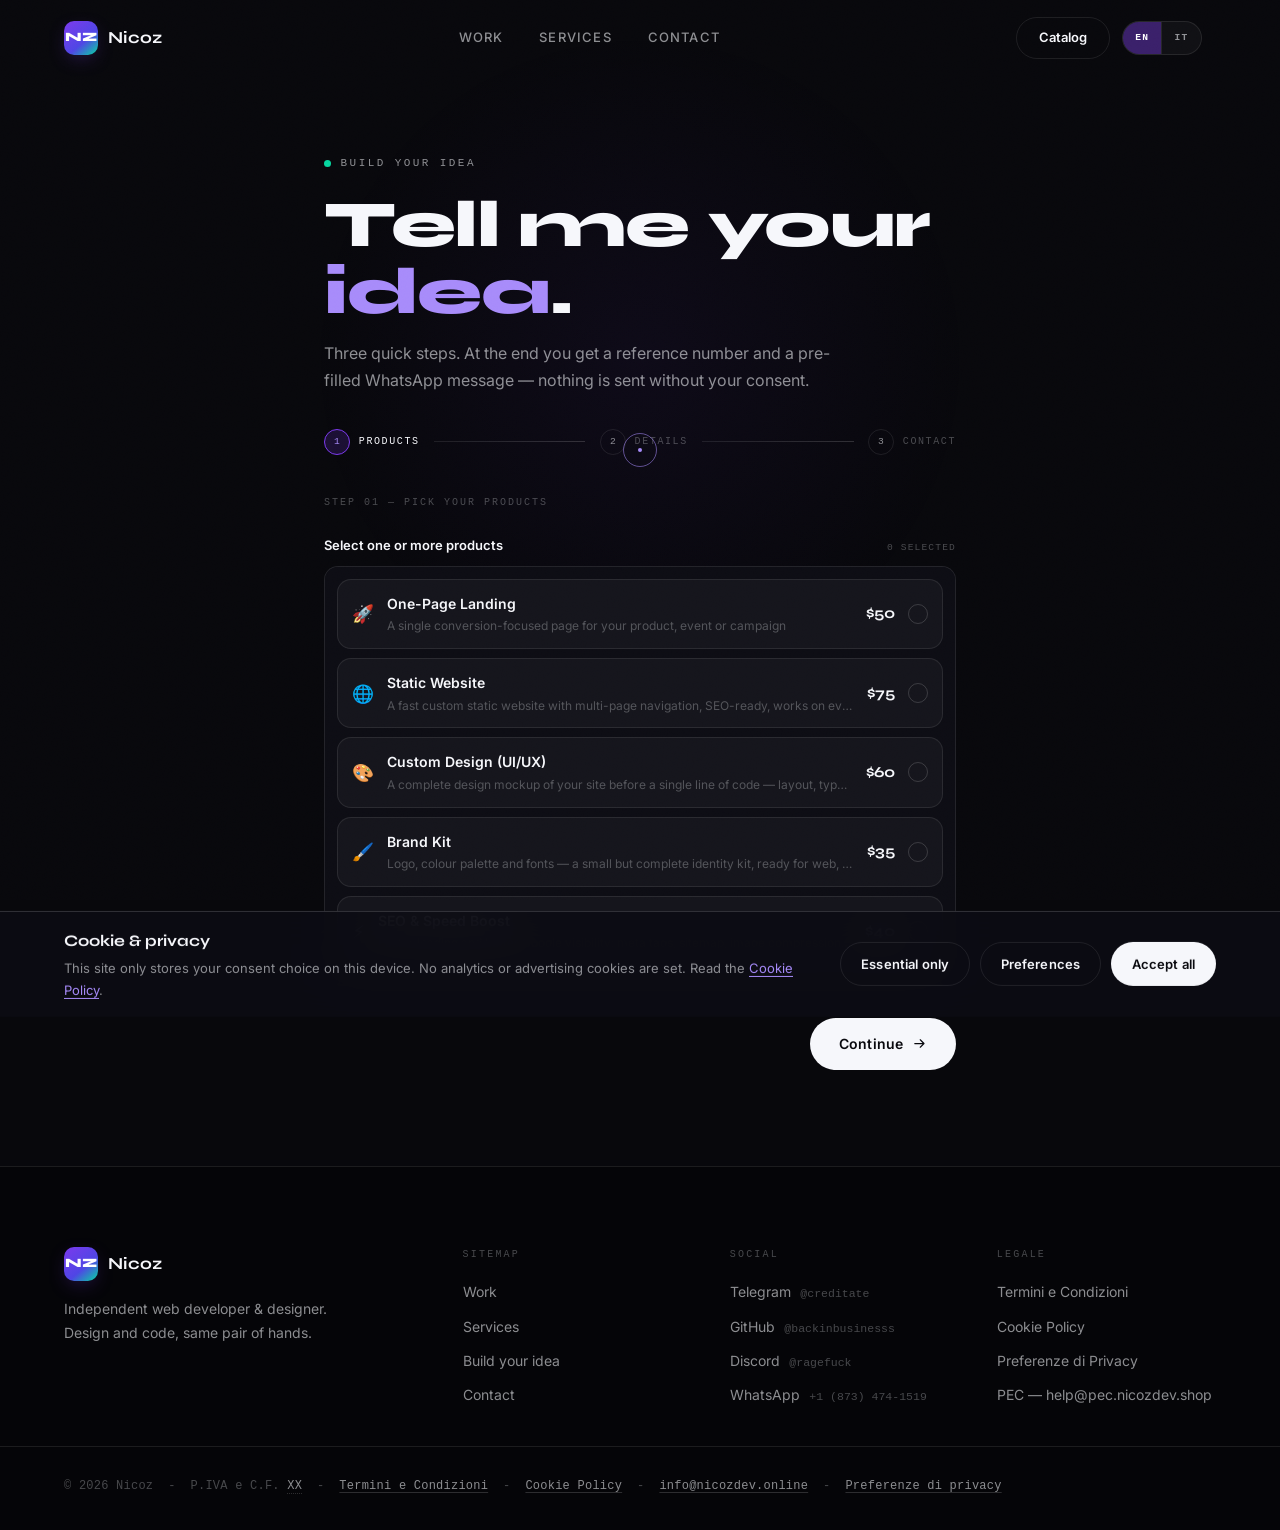
<file: build.html>
<!DOCTYPE html>
<html lang="en">
<head>
  <meta charset="UTF-8" />
  <meta name="viewport" content="width=device-width, initial-scale=1.0" />
  <title>Nicoz — Build Your Idea</title>
  <meta property="og:image" content="https://nicozdev.online/img/og-icon.png" />
  <meta name="description" content="Tell Nicoz about your project in three quick steps: pick the products, describe the idea, leave a contact. You get a reference number and a pre-filled WhatsApp message." />
  <meta name="theme-color" content="#08080c" />
  <meta name="color-scheme" content="dark" />

  <meta property="og:type" content="website" />
  <meta property="og:title" content="Nicoz — Build Your Idea" />
  <meta property="og:description" content="Describe your project in three steps and get a reference number right away." />
  <meta property="og:url" content="https://nicozdev.online/build" />

  <link rel="icon" type="image/png" sizes="32x32" href="img/favicon-32.png" />
  <link rel="apple-touch-icon" href="img/apple-touch-icon.png" />

  <link rel="preconnect" href="https://fonts.googleapis.com" />
  <link rel="preconnect" href="https://fonts.gstatic.com" crossorigin />
  <link href="https://fonts.googleapis.com/css2?family=Syne:wght@400;600;700;800&family=Inter:wght@300;400;500;600&display=swap" rel="stylesheet" />
  <link rel="stylesheet" href="css/style.css" />
  <link rel="stylesheet" href="css/catalog.css" />
  <script src="js/i18n.js"></script>
</head>
<body data-page="build">

  <a class="skip-link" href="#main">Skip to content</a>

  <!-- ══ AMBIENT LAYERS ══ -->
  <div id="spotlight" aria-hidden="true"></div>
  <div id="cursor" aria-hidden="true"><span class="cursor-dot"></span></div>

  <!-- ══ HEADER ══ -->
  <header id="nav">
    <div class="nav-inner">
      <a href="./" class="nav-logo" aria-label="Nicoz — home">
        <span class="nav-logo-mark">NZ</span>
        <span class="nav-logo-word">Nicoz</span>
      </a>

      <nav class="nav-links" aria-label="Primary">
        <a href="./#projects" class="nav-link">Work</a>
        <a href="catalogo" class="nav-link">Services</a>
        <a href="./#contact" class="nav-link">Contact</a>
      </nav>

      <div class="nav-end">
        <a href="catalogo" class="btn btn-ghost nav-cta">Catalog</a>
        <button id="nav-toggle" class="nav-toggle" aria-label="Open menu" aria-expanded="false" aria-controls="nav-panel">
          <span></span><span></span>
        </button>
      </div>
    </div>
  </header>

  <div id="nav-panel" class="nav-panel" aria-hidden="true">
    <nav class="nav-panel-links" aria-label="Mobile">
      <a href="./#projects"><em>01</em>Work</a>
      <a href="catalogo"><em>02</em>Services</a>
      <a href="./#contact"><em>03</em>Contact</a>
    </nav>
    <div class="nav-panel-foot">
      <a href="https://t.me/creditate" target="_blank" rel="noopener">Telegram</a>
      <a href="https://github.com/backinbusinesss" target="_blank" rel="noopener">GitHub</a>
      <a href="https://discord.com/users/1417869399423062197" target="_blank" rel="noopener">Discord</a>
    </div>
  </div>

  <main id="main" class="c-main">
    <section class="wiz container" id="wiz">

      <!-- head -->
      <div class="wiz-head">
        <p class="eyebrow"><span class="blink-dot"></span> Build your idea</p>
        <h1 class="h2">Tell me your <em>idea</em>.</h1>
        <p>
          Three quick steps. At the end you get a reference number and a
          pre-filled WhatsApp message — nothing is sent without your consent.
        </p>
        <p class="wiz-sent" id="wiz-sent" hidden>
          <span>✓</span> Request sent to info@nicozdev.online — I&rsquo;ll get back to you soon.
        </p>
      </div>

      <!-- progress -->
      <div class="wiz-progress" aria-hidden="true">
        <div class="wp-item" data-step="1"><span class="wp-num">1</span><span>Products</span></div>
        <div class="wp-line"></div>
        <div class="wp-item" data-step="2"><span class="wp-num">2</span><span>Details</span></div>
        <div class="wp-line"></div>
        <div class="wp-item" data-step="3"><span class="wp-num">3</span><span>Contact</span></div>
      </div>

      <!-- ── STEP 1 — PRODUCTS ── -->
      <div class="wiz-panel active" id="step-1" data-step="1">
        <p class="wiz-panel-head">Step 01 — Pick your products</p>

        <div class="wiz-field">
          <div class="wiz-label">
            <span>Select one or more products</span>
            <small id="wiz-chip-count">0 selected</small>
          </div>
          <div class="wiz-chips" id="wiz-chips" role="group" aria-label="Product selection"></div>
          <p class="wiz-error" id="err-products">Select at least one product to continue.</p>
        </div>

        <div class="wiz-actions">
          <span></span>
          <button type="button" class="btn btn-solid wiz-next">
            <span>Continue</span>
            <svg viewBox="0 0 20 20" fill="currentColor" aria-hidden="true"><path fill-rule="evenodd" d="M3 10a.75.75 0 01.75-.75h10.19L10.47 5.53a.75.75 0 111.06-1.06l5 5a.75.75 0 010 1.06l-5 5a.75.75 0 11-1.06-1.06l3.47-3.47H3.75A.75.75 0 013 10z" clip-rule="evenodd"/></svg>
          </button>
        </div>
      </div>

      <!-- ── STEP 2 — PROJECT DETAILS ── -->
      <div class="wiz-panel" id="step-2" data-step="2">
        <p class="wiz-panel-head">Step 02 — Project details</p>

        <div class="wiz-field">
          <label class="wiz-label" for="f-project"><span>Project name <small style="text-transform:none;letter-spacing:0;">(optional)</small></span></label>
          <input class="wiz-input" id="f-project" type="text" maxlength="80"
                 placeholder="e.g. Bakery store, DJ portfolio, club site…" />
        </div>

        <div class="wiz-field">
          <label class="wiz-label" for="f-desc">
            <span>Describe your idea</span>
            <small><span id="desc-count">0</span>/500</small>
          </label>
          <textarea class="wiz-textarea" id="f-desc" maxlength="500"
            placeholder="What is it, who is it for, what should it do?"></textarea>
          <p class="wiz-error" id="err-desc">Write at least 10 characters.</p>
        </div>

        <div class="wiz-field">
          <div class="wiz-label">
            <span>Do you already have a design or mockup?</span>
            <small>optional</small>
          </div>
          <div class="wiz-options" id="f-design" role="group" aria-label="Design ready?"></div>
        </div>

        <div class="wiz-field" id="file-field">
          <div class="wiz-label">
            <span>Attach the mockup</span>
            <small>optional · image or PDF · max 5 MB</small>
          </div>
          <label class="wiz-file">
            <input type="file" id="f-file" accept="image/png,image/jpeg,image/webp,image/gif,application/pdf" />
            <svg viewBox="0 0 20 20" fill="currentColor" aria-hidden="true"><path fill-rule="evenodd" d="M10 3.75a.75.75 0 01.75.75v4.75h4.75a.75.75 0 010 1.5h-4.75v4.75a.75.75 0 01-1.5 0v-4.75H4.75a.75.75 0 010-1.5h4.75V4.5A.75.75 0 0110 3.75z" clip-rule="evenodd"/></svg>
            <b id="f-file-label">Attach optional file</b>
            <i>png · jpg · webp · gif · pdf</i>
          </label>
          <p class="wiz-hint">Without a backend this file is not uploaded — you can attach it in the WhatsApp chat.</p>
          <p class="wiz-error" id="err-file"></p>
        </div>

        <div class="wiz-field">
          <div class="wiz-label">
            <span>Do you need a domain or hosting?</span>
            <small>optional</small>
          </div>
          <div class="wiz-options" id="f-domain" role="group" aria-label="Domain or hosting?"></div>
        </div>

        <div class="wiz-field">
          <label class="wiz-label" for="f-date">
            <span>When would you like to launch?</span>
            <small>optional</small>
          </label>
          <input class="wiz-input" id="f-date" type="date" />
        </div>

        <div class="wiz-field">
          <div class="wiz-label">
            <span>Rough budget</span>
            <small>optional</small>
          </div>
          <div class="wiz-options" id="f-budget" role="group" aria-label="Budget range"></div>
        </div>

        <div class="wiz-actions">
          <button type="button" class="btn btn-ghost wiz-back">
            <svg viewBox="0 0 20 20" fill="currentColor" aria-hidden="true"><path fill-rule="evenodd" d="M17 10a.75.75 0 01-.75.75H6.06l3.47 3.47a.75.75 0 11-1.06 1.06l-5-5a.75.75 0 010-1.06l5-5a.75.75 0 111.06 1.06L6.06 9.25H16.25A.75.75 0 0117 10z" clip-rule="evenodd"/></svg>
            <span>Back</span>
          </button>
          <button type="button" class="btn btn-solid wiz-next">
            <span>Continue</span>
            <svg viewBox="0 0 20 20" fill="currentColor" aria-hidden="true"><path fill-rule="evenodd" d="M3 10a.75.75 0 01.75-.75h10.19L10.47 5.53a.75.75 0 111.06-1.06l5 5a.75.75 0 010 1.06l-5 5a.75.75 0 11-1.06-1.06l3.47-3.47H3.75A.75.75 0 013 10z" clip-rule="evenodd"/></svg>
          </button>
        </div>
      </div>

      <!-- ── STEP 3 — CONTACT + REVIEW ── -->
      <div class="wiz-panel" id="step-3" data-step="3">
        <p class="wiz-panel-head">Step 03 — Contact &amp; send</p>

        <div class="wiz-field">
          <label class="wiz-label" for="f-name"><span>Your name</span></label>
          <input class="wiz-input" id="f-name" type="text" maxlength="80"
                 placeholder="First and last name" />
          <p class="wiz-error" id="err-name">Please enter your name.</p>
        </div>

        <div class="wiz-field">
          <label class="wiz-label" for="f-email"><span>Email</span></label>
          <input class="wiz-input" id="f-email" type="email" maxlength="120"
                 placeholder="you@example.com" autocomplete="email" />
          <p class="wiz-error" id="err-email">Please enter a valid email address.</p>
        </div>

        <div class="wiz-field">
          <label class="wiz-label" for="f-phone">
            <span>WhatsApp number</span>
            <small>optional</small>
          </label>
          <input class="wiz-input" id="f-phone" type="tel" maxlength="40"
                 placeholder="+39 ··· ··· ····" autocomplete="tel" />
          <p class="wiz-error" id="err-phone">Required when WhatsApp is your preferred channel.</p>
        </div>

        <div class="wiz-field">
          <div class="wiz-label">
            <span>Preferred contact channel</span>
            <small>optional</small>
          </div>
          <div class="wiz-options" id="f-channel" role="group" aria-label="Preferred channel"></div>
        </div>

        <div class="wiz-field">
          <label class="wiz-label" for="f-notes">
            <span>Extra notes</span>
            <small>optional</small>
          </label>
          <textarea class="wiz-textarea" id="f-notes" maxlength="500"
            placeholder="Anything else Nicoz should know…"></textarea>
        </div>

        <div class="wiz-field">
          <div class="wiz-label"><span>Summary</span><small>review before sending</small></div>
          <div class="wiz-review" id="wiz-review"></div>
        </div>

        <div class="wiz-actions">
          <button type="button" class="btn btn-ghost wiz-back">
            <svg viewBox="0 0 20 20" fill="currentColor" aria-hidden="true"><path fill-rule="evenodd" d="M17 10a.75.75 0 01-.75.75H6.06l3.47 3.47a.75.75 0 11-1.06 1.06l-5-5a.75.75 0 010-1.06l5-5a.75.75 0 111.06 1.06L6.06 9.25H16.25A.75.75 0 0117 10z" clip-rule="evenodd"/></svg>
            <span>Back</span>
          </button>
          <button type="button" class="btn btn-solid" id="wiz-submit">
            <span>Send request</span>
            <svg viewBox="0 0 20 20" fill="currentColor" aria-hidden="true"><path fill-rule="evenodd" d="M3 10a.75.75 0 01.75-.75h10.19L10.47 5.53a.75.75 0 111.06-1.06l5 5a.75.75 0 010 1.06l-5 5a.75.75 0 11-1.06-1.06l3.47-3.47H3.75A.75.75 0 013 10z" clip-rule="evenodd"/></svg>
          </button>
        </div>
      </div>

      <!-- ── SUCCESS ── -->
      <div class="wiz-panel" id="step-success" data-step="4">
        <div class="wiz-success">
          <span class="ws-check" aria-hidden="true">✓</span>
          <h2>Your request is ready.</h2>
          <span class="selectable ref" id="ws-ref">#IDEA-0000</span>
          <p>
            One tap sends the request to info@nicozdev.online with your
            products, details and contact info already filled in — you can
            also open it on WhatsApp and edit the message before sending.
          </p>
          <div class="ws-actions">
            <a class="btn btn-solid" id="ws-wa" target="_blank" rel="noopener" href="#">
              <span>Open WhatsApp</span>
              <svg viewBox="0 0 20 20" fill="currentColor" aria-hidden="true"><path fill-rule="evenodd" d="M3 10a.75.75 0 01.75-.75h10.19L10.47 5.53a.75.75 0 111.06-1.06l5 5a.75.75 0 010 1.06l-5 5a.75.75 0 11-1.06-1.06l3.47-3.47H3.75A.75.75 0 013 10z" clip-rule="evenodd"/></svg>
            </a>
            <!-- real POST: the filled form is delivered to info@nicozdev.online -->
            <form class="ws-mail-form" id="ws-mail-form"
                  action="https://formsubmit.co/info@nicozdev.online"
                  method="POST">
              <input type="hidden" name="_subject" id="ws-mail-subject" value="New project request" />
              <input type="hidden" name="_template" value="table" />
              <input type="hidden" name="_captcha" value="false" />
              <input type="hidden" name="_next" value="https://nicozdev.online/build?sent=1" />
              <input type="hidden" name="name" id="ws-mail-name" value="" />
              <input type="hidden" name="email" id="ws-mail-email" value="" />
              <input type="hidden" name="message" id="ws-mail-body" value="" />
              <button class="btn btn-ghost" id="ws-mail" type="submit">
                <span>Send to info@nicozdev.online</span>
                <svg viewBox="0 0 20 20" fill="currentColor" aria-hidden="true"><path fill-rule="evenodd" d="M3 10a.75.75 0 01.75-.75h10.19L10.47 5.53a.75.75 0 111.06-1.06l5 5a.75.75 0 010 1.06l-5 5a.75.75 0 11-1.06-1.06l3.47-3.47H3.75A.75.75 0 013 10z" clip-rule="evenodd"/></svg>
              </button>
            </form>
          </div>
          <p class="ws-note">
            Tip: keep the reference number — quote it in any follow-up.
            The form above is also sent to
            <a href="mailto:info@nicozdev.online" style="color: var(--mint);">info@nicozdev.online</a>.
            For contracts and formal documents use the PEC
            <a href="mailto:help@pec.nicozdev.shop" style="color: var(--mint);">help@pec.nicozdev.shop</a>.
          </p>
        </div>
      </div>

    </section>
  </main>

  <!-- ═══════════════════════════════
       FOOTER
  ═══════════════════════════════ -->
  <footer id="footer">
    <div class="container footer-grid">

      <div class="footer-brand">
        <a href="./" class="nav-logo" aria-label="Nicoz — home">
          <span class="nav-logo-mark">NZ</span>
          <span class="nav-logo-word">Nicoz</span>
        </a>
        <p class="footer-tag">Independent web developer &amp; designer. Design and code, same pair of hands.</p>
      </div>

      <nav class="footer-col" aria-label="Footer sitemap">
        <h4>Sitemap</h4>
        <a href="./#projects">Work</a>
        <a href="catalogo">Services</a>
        <a href="build">Build your idea</a>
        <a href="./#contact">Contact</a>
      </nav>

      <nav class="footer-col" aria-label="Footer social">
        <h4>Social</h4>
        <a href="https://t.me/creditate" target="_blank" rel="noopener">Telegram <span>@creditate</span></a>
        <a href="https://github.com/backinbusinesss" target="_blank" rel="noopener">GitHub <span>@backinbusinesss</span></a>
        <a href="https://discord.com/users/1417869399423062197" target="_blank" rel="noopener">Discord <span>@ragefuck</span></a>
        <a href="https://wa.me/18734741519" target="_blank" rel="noopener">WhatsApp <span>+1 (873) 474-1519</span></a>
      </nav>

      <div class="footer-col" aria-label="Footer legal">
        <h4>Legale</h4>
        <a href="termini">Termini e Condizioni</a>
        <a href="cookie">Cookie Policy</a>
        <a href="cookie#preferenze" data-open-consent>Preferenze di Privacy</a>
        <a href="mailto:help@pec.nicozdev.shop">PEC&nbsp;&mdash;&nbsp;help@pec.nicozdev.shop</a>
      </div>

    </div>

    <div class="container footer-legal">
      <p class="footer-vat">
        &copy; 2026 Nicoz &nbsp;-&nbsp; P.IVA e C.F. <span class="selectable">XX</span>
        &nbsp;-&nbsp;
        <a href="termini">Termini e Condizioni</a>
        &nbsp;-&nbsp;
        <a href="cookie">Cookie Policy</a>
        &nbsp;-&nbsp;
        <a href="mailto:info@nicozdev.online">info@nicozdev.online</a>
        &nbsp;-&nbsp;
        <a href="#" data-open-consent>Preferenze di privacy</a>
      </p>
    </div>
  </footer>

  <!-- ══ CONSENT BANNER ══ -->
  <div id="consent" class="consent" role="dialog" aria-modal="false" aria-labelledby="consent-title" aria-hidden="true">
    <div class="consent-inner">
      <div class="consent-copy">
        <h3 id="consent-title">Cookie &amp; privacy</h3>
        <p>
          This site only stores your consent choice on this device.
          No analytics or advertising cookies are set.
          Read the <a href="cookie">Cookie Policy</a>.
        </p>
      </div>
      <div class="consent-actions">
        <button class="btn btn-ghost" data-consent="essential">Essential only</button>
        <button class="btn btn-ghost" data-open-consent>Preferences</button>
        <button class="btn btn-solid" data-consent="all">Accept all</button>
      </div>
    </div>
  </div>

  <!-- ══ CONSENT PREFERENCES MODAL ══ -->
  <div id="consent-modal" class="modal" role="dialog" aria-modal="true" aria-labelledby="modal-title" aria-hidden="true">
    <div class="modal-backdrop" data-close-modal></div>
    <div class="modal-panel">
      <header class="modal-head">
        <h3 id="modal-title">Privacy preferences</h3>
        <button class="modal-close" data-close-modal aria-label="Close preferences">✕</button>
      </header>

      <div class="modal-body">
        <label class="toggle is-locked">
          <span>
            <b>Strictly necessary</b>
            <i>Required to remember this choice. Always active.</i>
          </span>
          <input type="checkbox" checked disabled />
          <em class="switch" aria-hidden="true"></em>
        </label>

        <label class="toggle">
          <span>
            <b>Experience</b>
            <i>Remembers interface preferences such as reduced motion.</i>
          </span>
          <input type="checkbox" data-consent-key="experience" />
          <em class="switch" aria-hidden="true"></em>
        </label>

        <label class="toggle">
          <span>
            <b>Analytics</b>
            <i>Reserved. No analytics tool is installed on this site today.</i>
          </span>
          <input type="checkbox" data-consent-key="analytics" />
          <em class="switch" aria-hidden="true"></em>
        </label>

        <p class="modal-foot">
          Full detail in the <a href="cookie">Cookie Policy</a>.
          You can change this at any time from the footer.
        </p>
      </div>

      <footer class="modal-actions">
        <button class="btn btn-ghost" data-consent="essential">Essential only</button>
        <button class="btn btn-solid" data-consent="save">Save preferences</button>
      </footer>
    </div>
  </div>

  <script src="https://cdnjs.cloudflare.com/ajax/libs/gsap/3.12.2/gsap.min.js"></script>
  <script src="js/app.js"></script>
  <script src="js/fab.js"></script>
  <script src="js/build.js"></script>
</body>
</html>
</file>
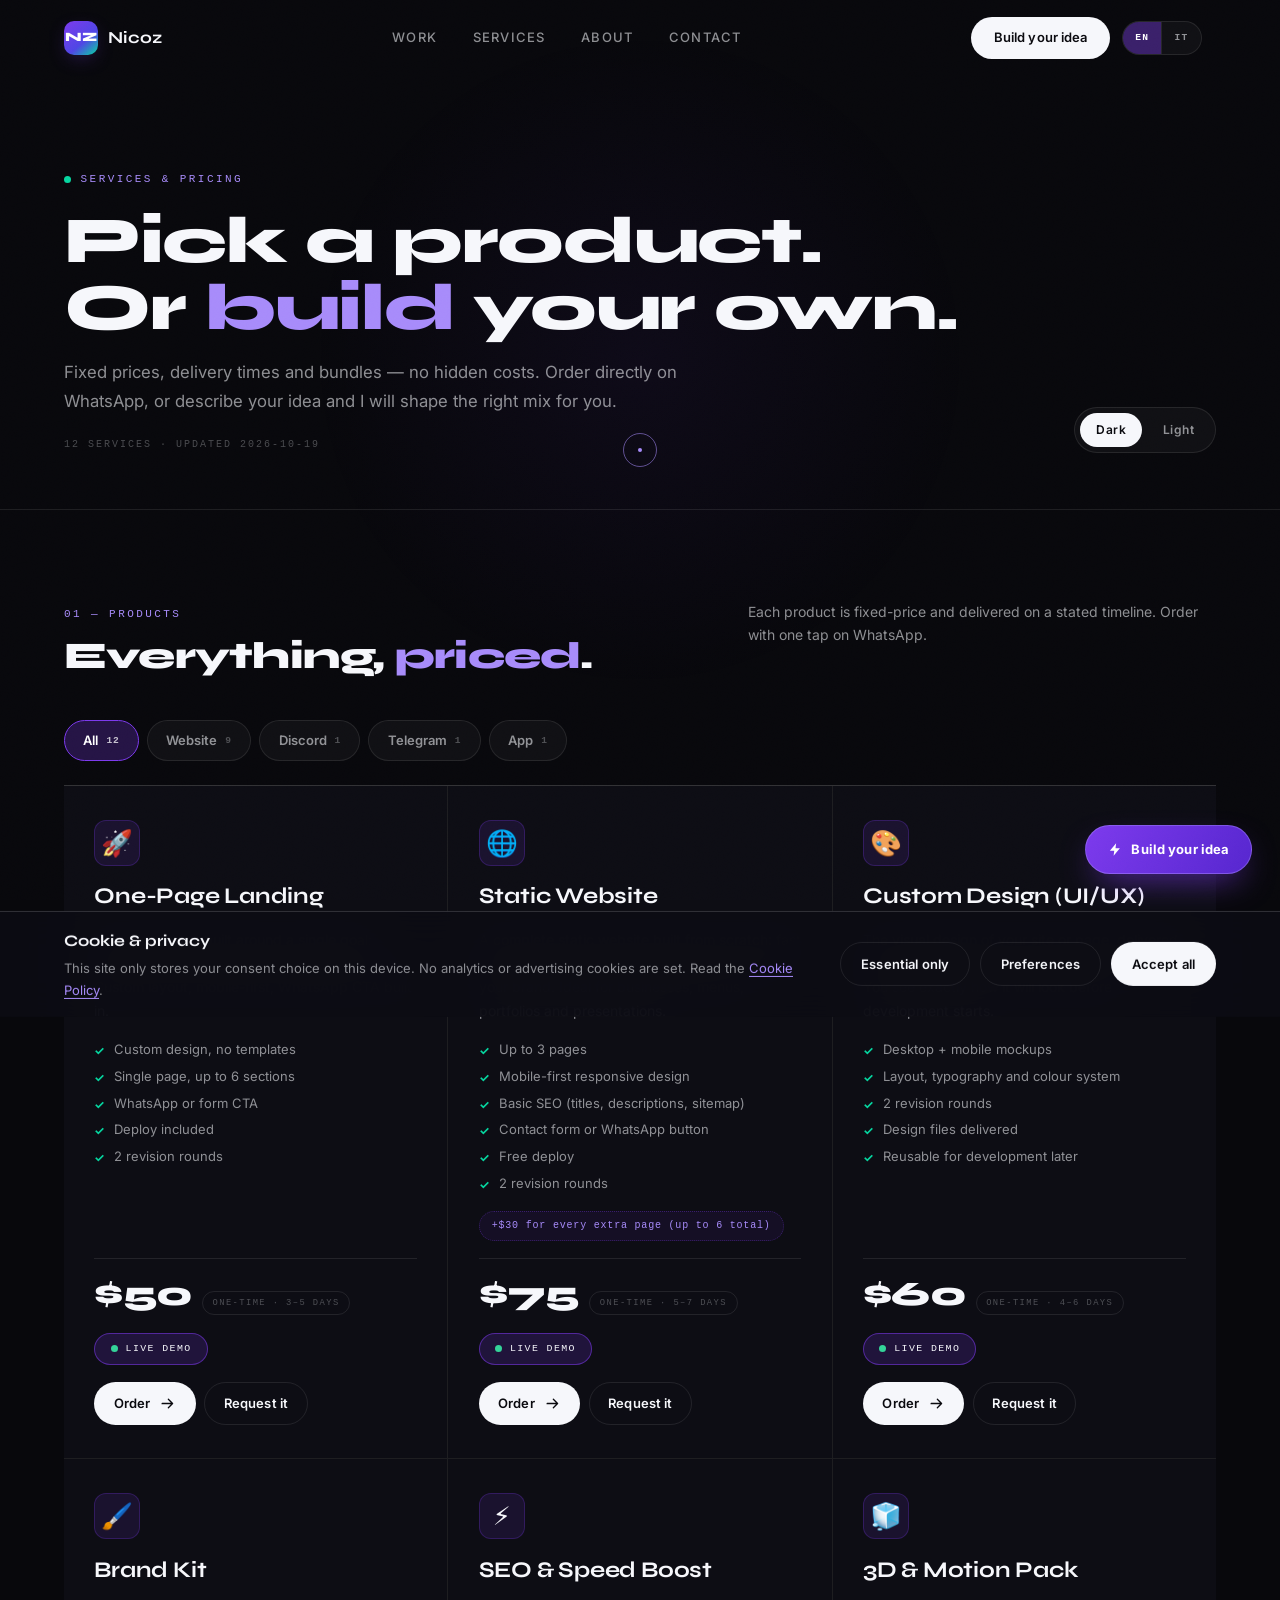
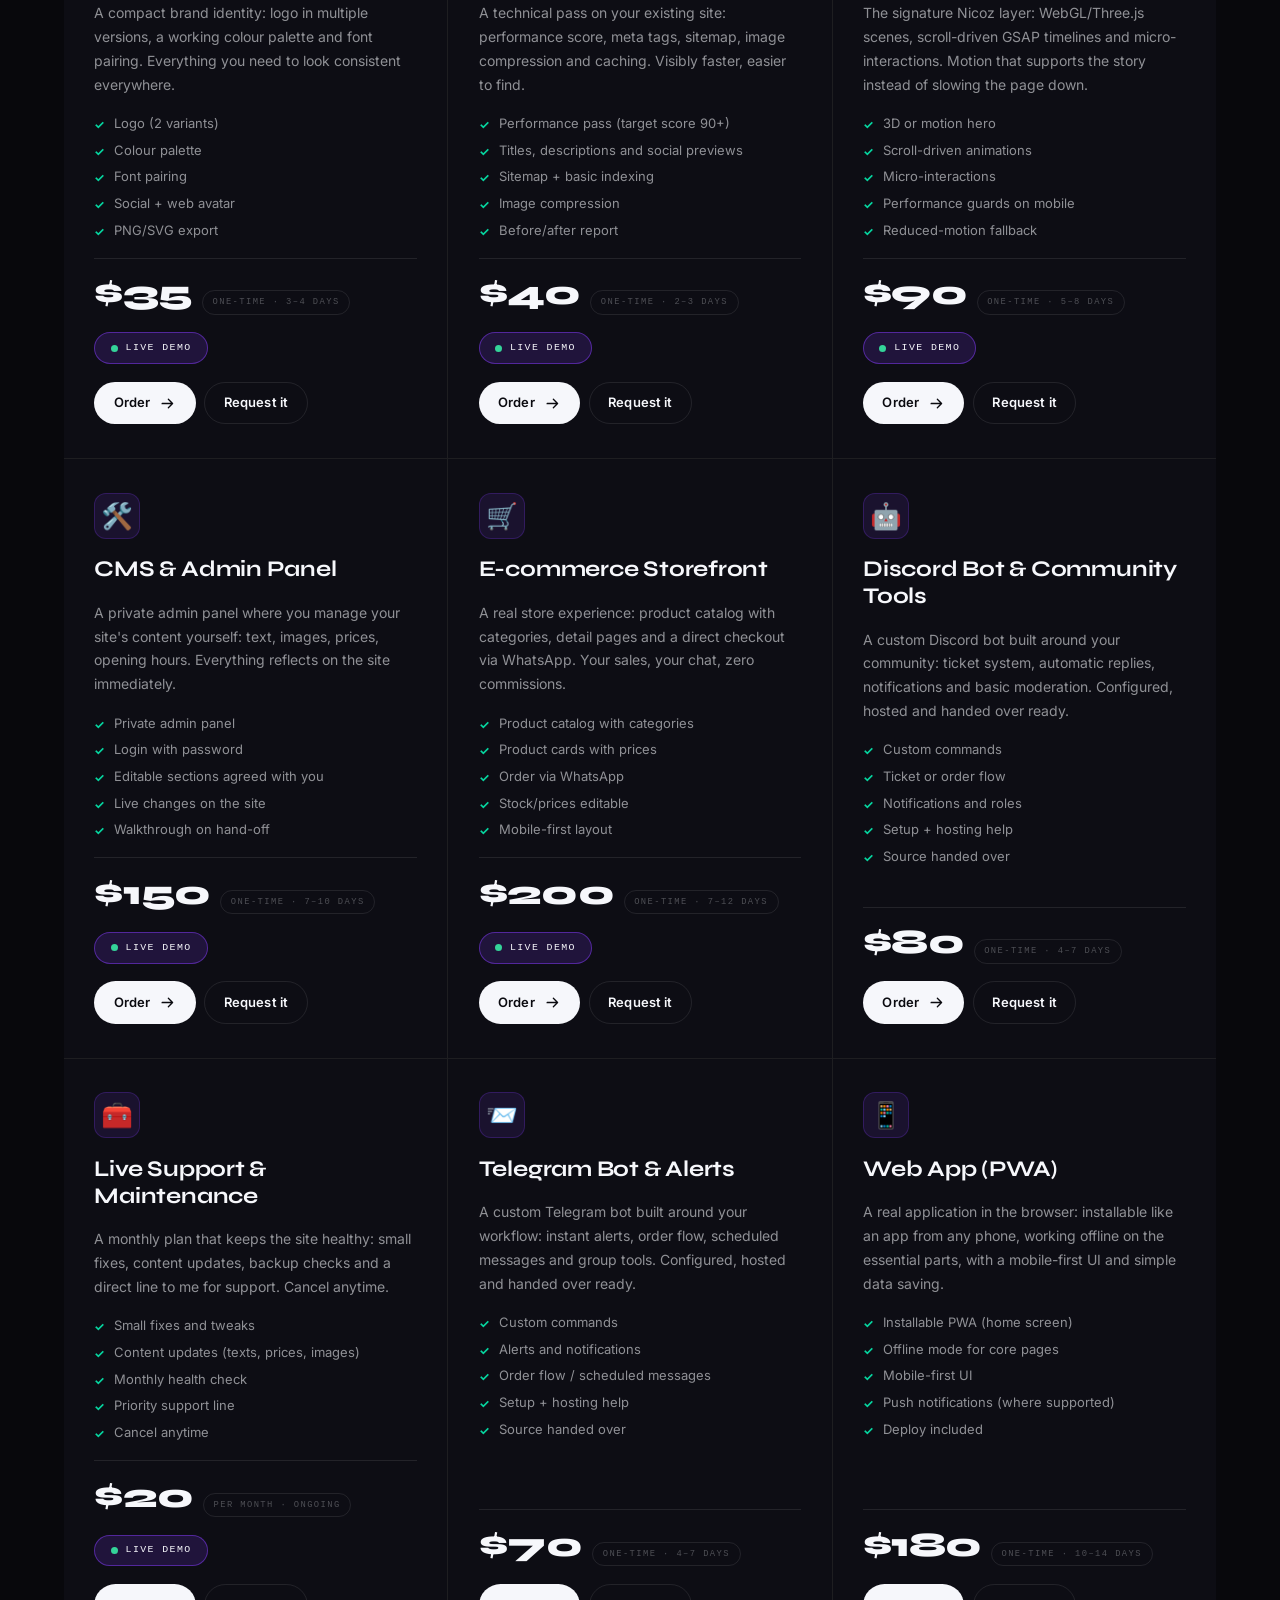
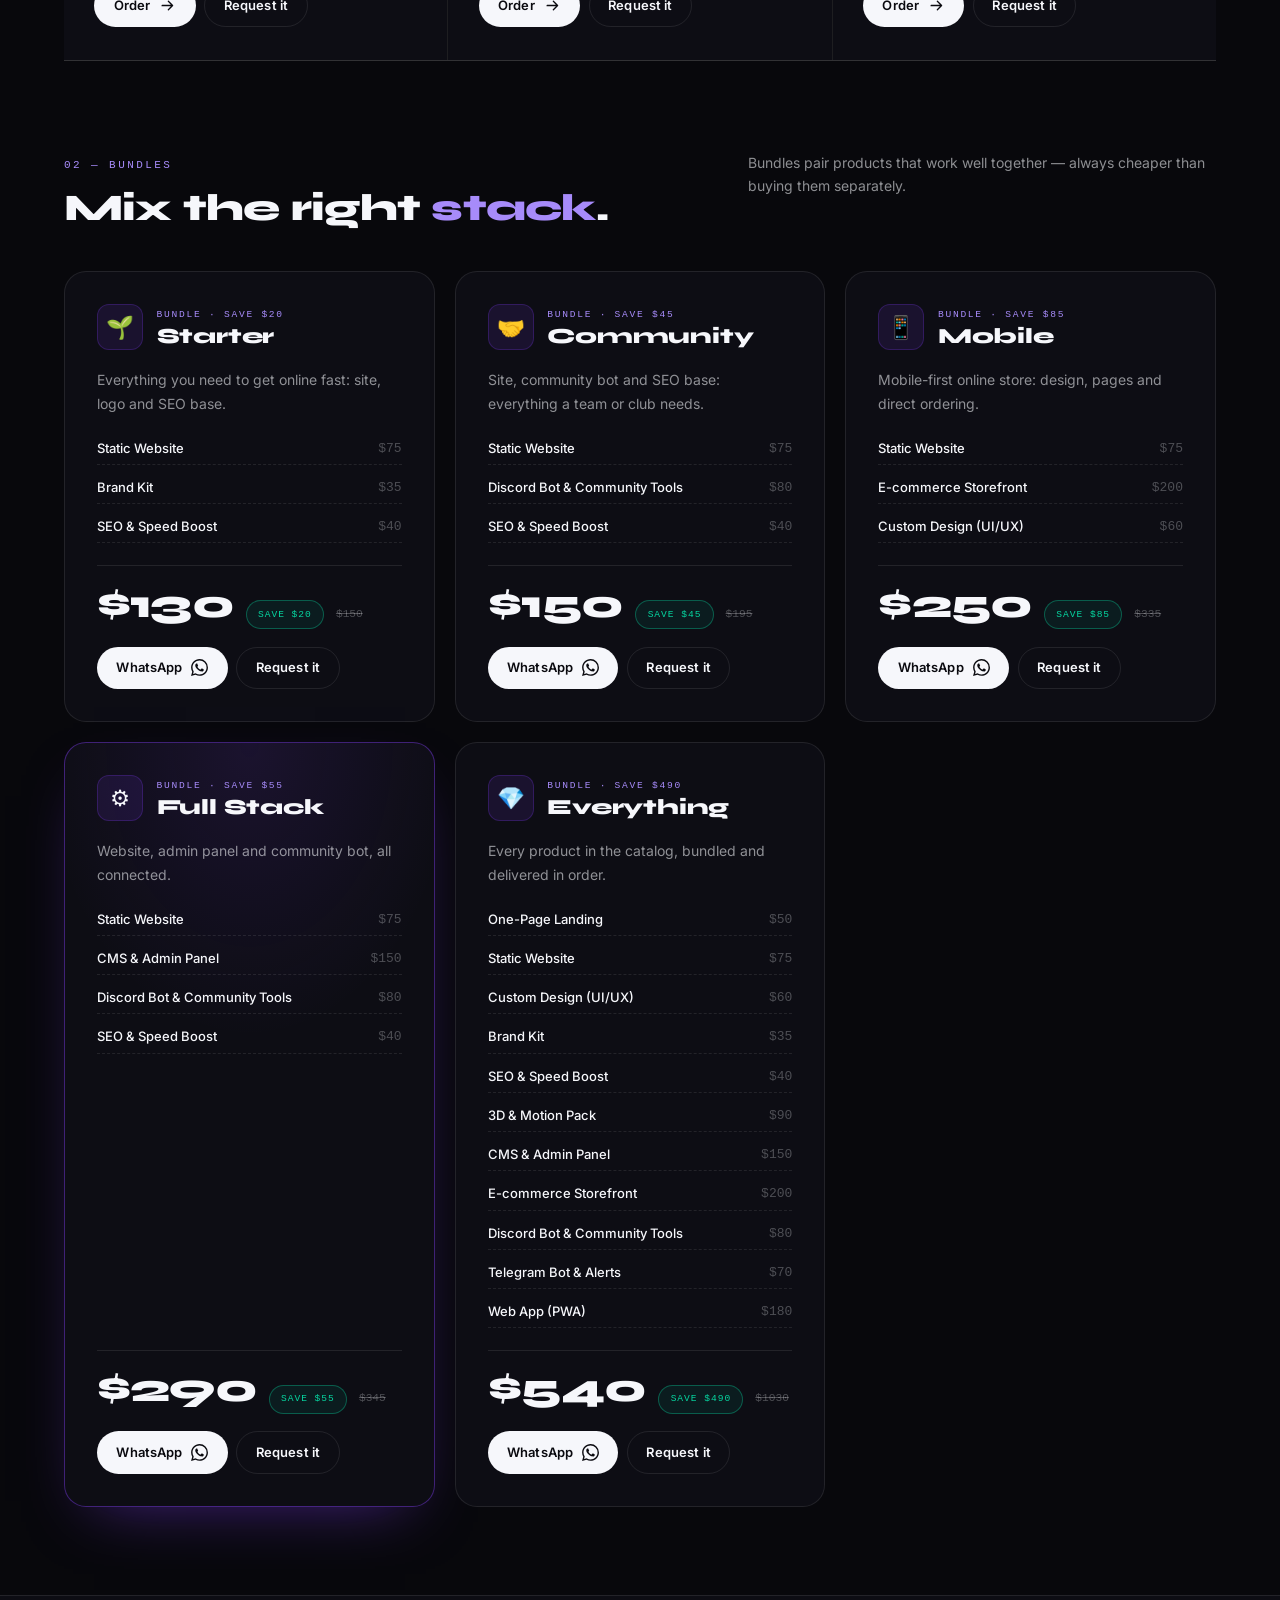
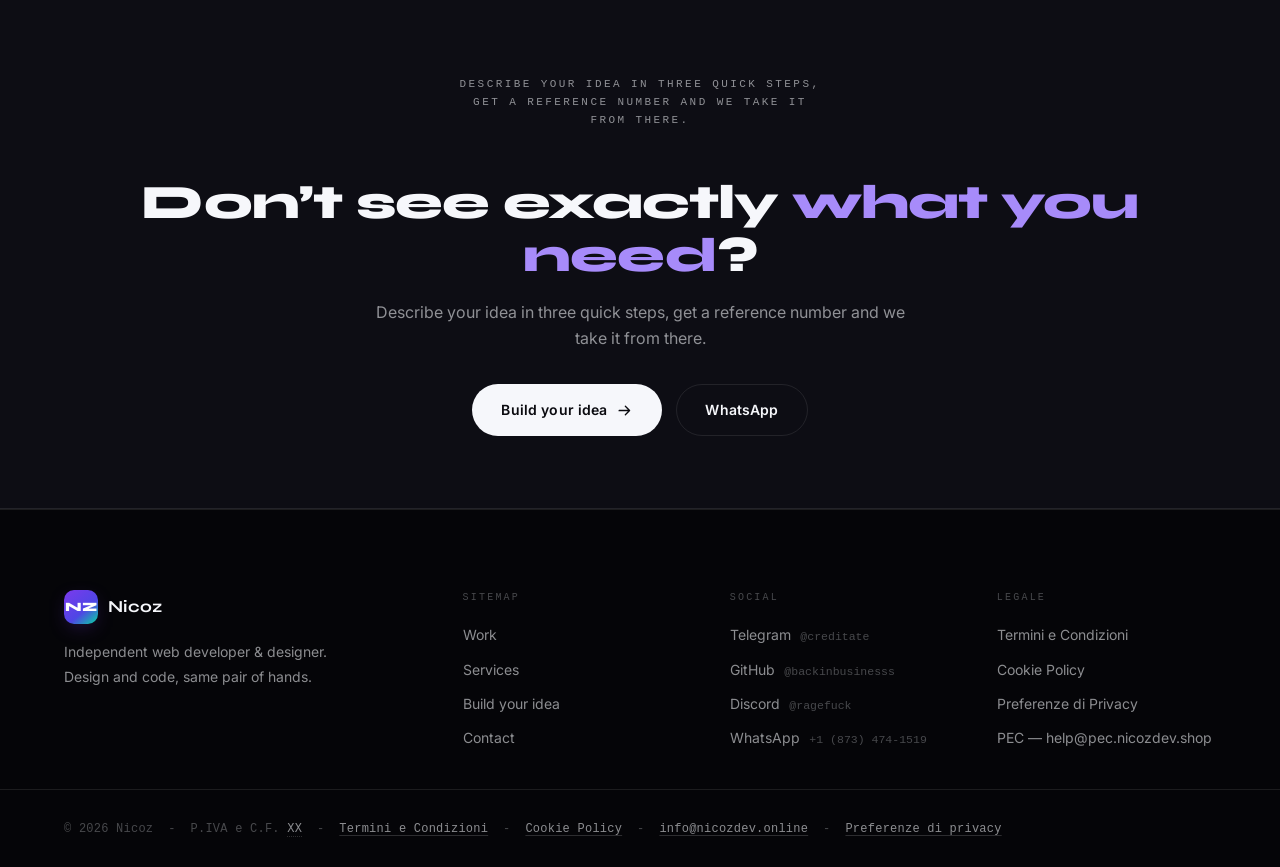
<file: catalogo.html>
<!DOCTYPE html>
<html lang="en">
<head>
  <meta charset="UTF-8" />
  <meta name="viewport" content="width=device-width, initial-scale=1.0" />
  <title>Nicoz — Services &amp; Pricing</title>
  <meta property="og:image" content="https://nicozdev.online/img/og-icon.png" />
  <meta name="description" content="Nicoz services catalog: static websites, e-commerce, 3D & motion, bots and more. Fixed prices, WhatsApp ordering, bundles included." />
  <meta name="theme-color" content="#08080c" />
  <meta name="color-scheme" content="dark" />

  <meta property="og:type" content="website" />
  <meta property="og:title" content="Nicoz — Services &amp; Pricing" />
  <meta property="og:description" content="Fixed-price digital products: websites, stores, bots, 3D & motion. Bundle discounts included." />
  <meta property="og:url" content="https://nicozdev.online/catalogo" />

  <link rel="icon" type="image/png" sizes="32x32" href="img/favicon-32.png" />
  <link rel="apple-touch-icon" href="img/apple-touch-icon.png" />

  <link rel="preconnect" href="https://fonts.googleapis.com" />
  <link rel="preconnect" href="https://fonts.gstatic.com" crossorigin />
  <link href="https://fonts.googleapis.com/css2?family=Syne:wght@400;600;700;800&family=Inter:wght@300;400;500;600&display=swap" rel="stylesheet" />
  <link rel="stylesheet" href="css/style.css" />
  <link rel="stylesheet" href="css/catalog.css" />
  <script src="js/i18n.js"></script>
</head>
<body data-page="catalogo">

  <a class="skip-link" href="#main">Skip to content</a>

  <!-- ══ PRELOADER ══ -->
  <div id="loader" aria-hidden="true">
    <div class="loader-mark">NICOZ</div>
    <div class="loader-track"><span class="loader-fill"></span></div>
    <p class="loader-meta">Catalog — 2026</p>
  </div>

  <!-- ══ AMBIENT LAYERS ══ -->
  <div id="spotlight" aria-hidden="true"></div>
  <div id="cursor" aria-hidden="true"><span class="cursor-dot"></span></div>

  <!-- ══ HEADER ══ -->
  <header id="nav">
    <div class="nav-inner">
      <a href="./" class="nav-logo" aria-label="Nicoz — home">
        <span class="nav-logo-mark">NZ</span>
        <span class="nav-logo-word">Nicoz</span>
      </a>

      <nav class="nav-links" aria-label="Primary">
        <a href="./#projects" class="nav-link">Work</a>
        <a href="catalogo" class="nav-link" aria-current="page">Services</a>
        <a href="./#about" class="nav-link">About</a>
        <a href="./#contact" class="nav-link">Contact</a>
      </nav>

      <div class="nav-end">
        <a href="build" class="btn btn-solid nav-cta">Build your idea</a>
        <button id="nav-toggle" class="nav-toggle" aria-label="Open menu" aria-expanded="false" aria-controls="nav-panel">
          <span></span><span></span>
        </button>
      </div>
    </div>
  </header>

  <div id="nav-panel" class="nav-panel" aria-hidden="true">
    <nav class="nav-panel-links" aria-label="Mobile">
      <a href="./#projects"><em>01</em>Work</a>
      <a href="catalogo"><em>02</em>Services</a>
      <a href="./#about"><em>03</em>About</a>
      <a href="build"><em>04</em>Build your idea</a>
      <a href="./#contact"><em>05</em>Contact</a>
    </nav>
    <div class="nav-panel-foot">
      <a href="https://t.me/creditate" target="_blank" rel="noopener">Telegram</a>
      <a href="https://github.com/backinbusinesss" target="_blank" rel="noopener">GitHub</a>
      <a href="https://discord.com/users/1417869399423062197" target="_blank" rel="noopener">Discord</a>
    </div>
  </div>

  <main id="main" class="c-main">

    <!-- ═══════════════════════════════
         CATALOG HERO
    ═══════════════════════════════ -->
    <section class="c-hero container">
      <div data-reveal>
        <p class="eyebrow"><span class="blink-dot"></span> Services &amp; pricing</p>
        <h1 class="h2">Pick a product.<br/>Or <em>build</em> your own.</h1>
        <p class="c-hero-sub">
          Fixed prices, delivery times and bundles — no hidden costs.
          Order directly on WhatsApp, or describe your idea and I will
          shape the right mix for you.
        </p>
        <p class="c-hero-meta" id="c-product-meta"></p>
      </div>
      <div class="c-theme" role="group" aria-label="Catalog theme" data-reveal>
        <button type="button" data-theme-choice="dark" class="active">Dark</button>
        <button type="button" data-theme-choice="light">Light</button>
      </div>
    </section>

    <!-- ═══════════════════════════════
         PRODUCTS
    ═══════════════════════════════ -->
    <section class="c-section container" aria-label="Products">
      <div class="c-section-head" data-reveal>
        <div>
          <p class="eyebrow">01 — Products</p>
          <h2>Everything, <em>priced</em>.</h2>
        </div>
        <p class="c-section-note">
          Each product is fixed-price and delivered on a stated timeline.
          Order with one tap on WhatsApp.
        </p>
      </div>

      <div class="c-filter" id="c-filter" role="tablist" aria-label="Catalog categories"></div>
      <div class="c-grid" id="c-products"></div>
    </section>

    <!-- ═══════════════════════════════
         BUNDLES
    ═══════════════════════════════ -->
    <section class="c-section container" aria-label="Bundles" style="padding-top: 0;">
      <div class="c-section-head" data-reveal>
        <div>
          <p class="eyebrow">02 — Bundles</p>
          <h2>Mix the right <em>stack</em>.</h2>
        </div>
        <p class="c-section-note">
          Bundles pair products that work well together — always
          cheaper than buying them separately.
        </p>
      </div>
      <div class="c-bundle-grid" id="c-bundles"></div>
    </section>

    <!-- ═══════════════════════════════
         CTA BAND
    ═══════════════════════════════ -->
    <section class="c-cta">
      <div class="container">
        <p class="eyebrow">Custom projects</p>
        <h2>Don&rsquo;t see exactly <em>what you need</em>?</h2>
        <p>
          Describe your idea in three quick steps, get a reference number
          and we take it from there.
        </p>
        <div class="c-cta-actions">
          <a href="build" class="btn btn-solid" data-magnetic>
            <span>Build your idea</span>
            <svg viewBox="0 0 20 20" fill="currentColor" aria-hidden="true"><path fill-rule="evenodd" d="M3 10a.75.75 0 01.75-.75h10.19L10.47 5.53a.75.75 0 111.06-1.06l5 5a.75.75 0 010 1.06l-5 5a.75.75 0 11-1.06-1.06l3.47-3.47H3.75A.75.75 0 013 10z" clip-rule="evenodd"/></svg>
          </a>
          <a href="https://wa.me/18734741519?text=Hi%20Nicoz!%20I%20have%20a%20project%20in%20mind." target="_blank" rel="noopener" class="btn btn-ghost" data-magnetic>
            WhatsApp
            <svg viewBox="0 0 20 20" fill="currentColor" aria-hidden="true"><path fill-rule="evenodd" d="M3 10a.75.75 0 01.75-.75h10.19L10.47 5.53a.75.75 0 111.06-1.06l5 5a.75.75 0 010 1.06l-5 5a.75.75 0 11-1.06-1.06l3.47-3.47H3.75A.75.75 0 013 10z" clip-rule="evenodd"/></svg>
          </a>
        </div>
      </div>
    </section>

  </main>

  <!-- ═══════════════════════════════
       FOOTER
  ═══════════════════════════════ -->
  <footer id="footer">
    <div class="container footer-grid">

      <div class="footer-brand">
        <a href="./" class="nav-logo" aria-label="Nicoz — home">
          <span class="nav-logo-mark">NZ</span>
          <span class="nav-logo-word">Nicoz</span>
        </a>
        <p class="footer-tag">Independent web developer &amp; designer. Design and code, same pair of hands.</p>
      </div>

      <nav class="footer-col" aria-label="Footer sitemap">
        <h4>Sitemap</h4>
        <a href="./#projects">Work</a>
        <a href="catalogo">Services</a>
        <a href="build">Build your idea</a>
        <a href="./#contact">Contact</a>
      </nav>

      <nav class="footer-col" aria-label="Footer social">
        <h4>Social</h4>
        <a href="https://t.me/creditate" target="_blank" rel="noopener">Telegram <span>@creditate</span></a>
        <a href="https://github.com/backinbusinesss" target="_blank" rel="noopener">GitHub <span>@backinbusinesss</span></a>
        <a href="https://discord.com/users/1417869399423062197" target="_blank" rel="noopener">Discord <span>@ragefuck</span></a>
        <a href="https://wa.me/18734741519" target="_blank" rel="noopener">WhatsApp <span>+1 (873) 474-1519</span></a>
      </nav>

      <div class="footer-col" aria-label="Footer legal">
        <h4>Legale</h4>
        <a href="termini">Termini e Condizioni</a>
        <a href="cookie">Cookie Policy</a>
        <a href="cookie#preferenze" data-open-consent>Preferenze di Privacy</a>
        <a href="mailto:help@pec.nicozdev.shop">PEC&nbsp;&mdash;&nbsp;help@pec.nicozdev.shop</a>
      </div>

    </div>

    <div class="container footer-legal">
      <p class="footer-vat">
        &copy; 2026 Nicoz &nbsp;-&nbsp; P.IVA e C.F. <span class="selectable">XX</span>
        &nbsp;-&nbsp;
        <a href="termini">Termini e Condizioni</a>
        &nbsp;-&nbsp;
        <a href="cookie">Cookie Policy</a>
        &nbsp;-&nbsp;
        <a href="mailto:info@nicozdev.online">info@nicozdev.online</a>
        &nbsp;-&nbsp;
        <a href="#" data-open-consent>Preferenze di privacy</a>
      </p>
    </div>
  </footer>

  <!-- ══ CONSENT BANNER ══ -->
  <div id="consent" class="consent" role="dialog" aria-modal="false" aria-labelledby="consent-title" aria-hidden="true">
    <div class="consent-inner">
      <div class="consent-copy">
        <h3 id="consent-title">Cookie &amp; privacy</h3>
        <p>
          This site only stores your consent choice on this device.
          No analytics or advertising cookies are set.
          Read the <a href="cookie">Cookie Policy</a>.
        </p>
      </div>
      <div class="consent-actions">
        <button class="btn btn-ghost" data-consent="essential">Essential only</button>
        <button class="btn btn-ghost" data-open-consent>Preferences</button>
        <button class="btn btn-solid" data-consent="all">Accept all</button>
      </div>
    </div>
  </div>

  <!-- ══ CONSENT PREFERENCES MODAL ══ -->
  <div id="consent-modal" class="modal" role="dialog" aria-modal="true" aria-labelledby="modal-title" aria-hidden="true">
    <div class="modal-backdrop" data-close-modal></div>
    <div class="modal-panel">
      <header class="modal-head">
        <h3 id="modal-title">Privacy preferences</h3>
        <button class="modal-close" data-close-modal aria-label="Close preferences">✕</button>
      </header>

      <div class="modal-body">
        <label class="toggle is-locked">
          <span>
            <b>Strictly necessary</b>
            <i>Required to remember this choice. Always active.</i>
          </span>
          <input type="checkbox" checked disabled />
          <em class="switch" aria-hidden="true"></em>
        </label>

        <label class="toggle">
          <span>
            <b>Experience</b>
            <i>Remembers interface preferences such as reduced motion.</i>
          </span>
          <input type="checkbox" data-consent-key="experience" />
          <em class="switch" aria-hidden="true"></em>
        </label>

        <label class="toggle">
          <span>
            <b>Analytics</b>
            <i>Reserved. No analytics tool is installed on this site today.</i>
          </span>
          <input type="checkbox" data-consent-key="analytics" />
          <em class="switch" aria-hidden="true"></em>
        </label>

        <p class="modal-foot">
          Full detail in the <a href="cookie">Cookie Policy</a>.
          You can change this at any time from the footer.
        </p>
      </div>

      <footer class="modal-actions">
        <button class="btn btn-ghost" data-consent="essential">Essential only</button>
        <button class="btn btn-solid" data-consent="save">Save preferences</button>
      </footer>
    </div>
  </div>

  <script src="https://cdnjs.cloudflare.com/ajax/libs/gsap/3.12.2/gsap.min.js"></script>
  <script src="js/app.js"></script>
  <script src="js/fab.js"></script>
  <script src="js/catalog.js"></script>
</body>
</html>
</file>
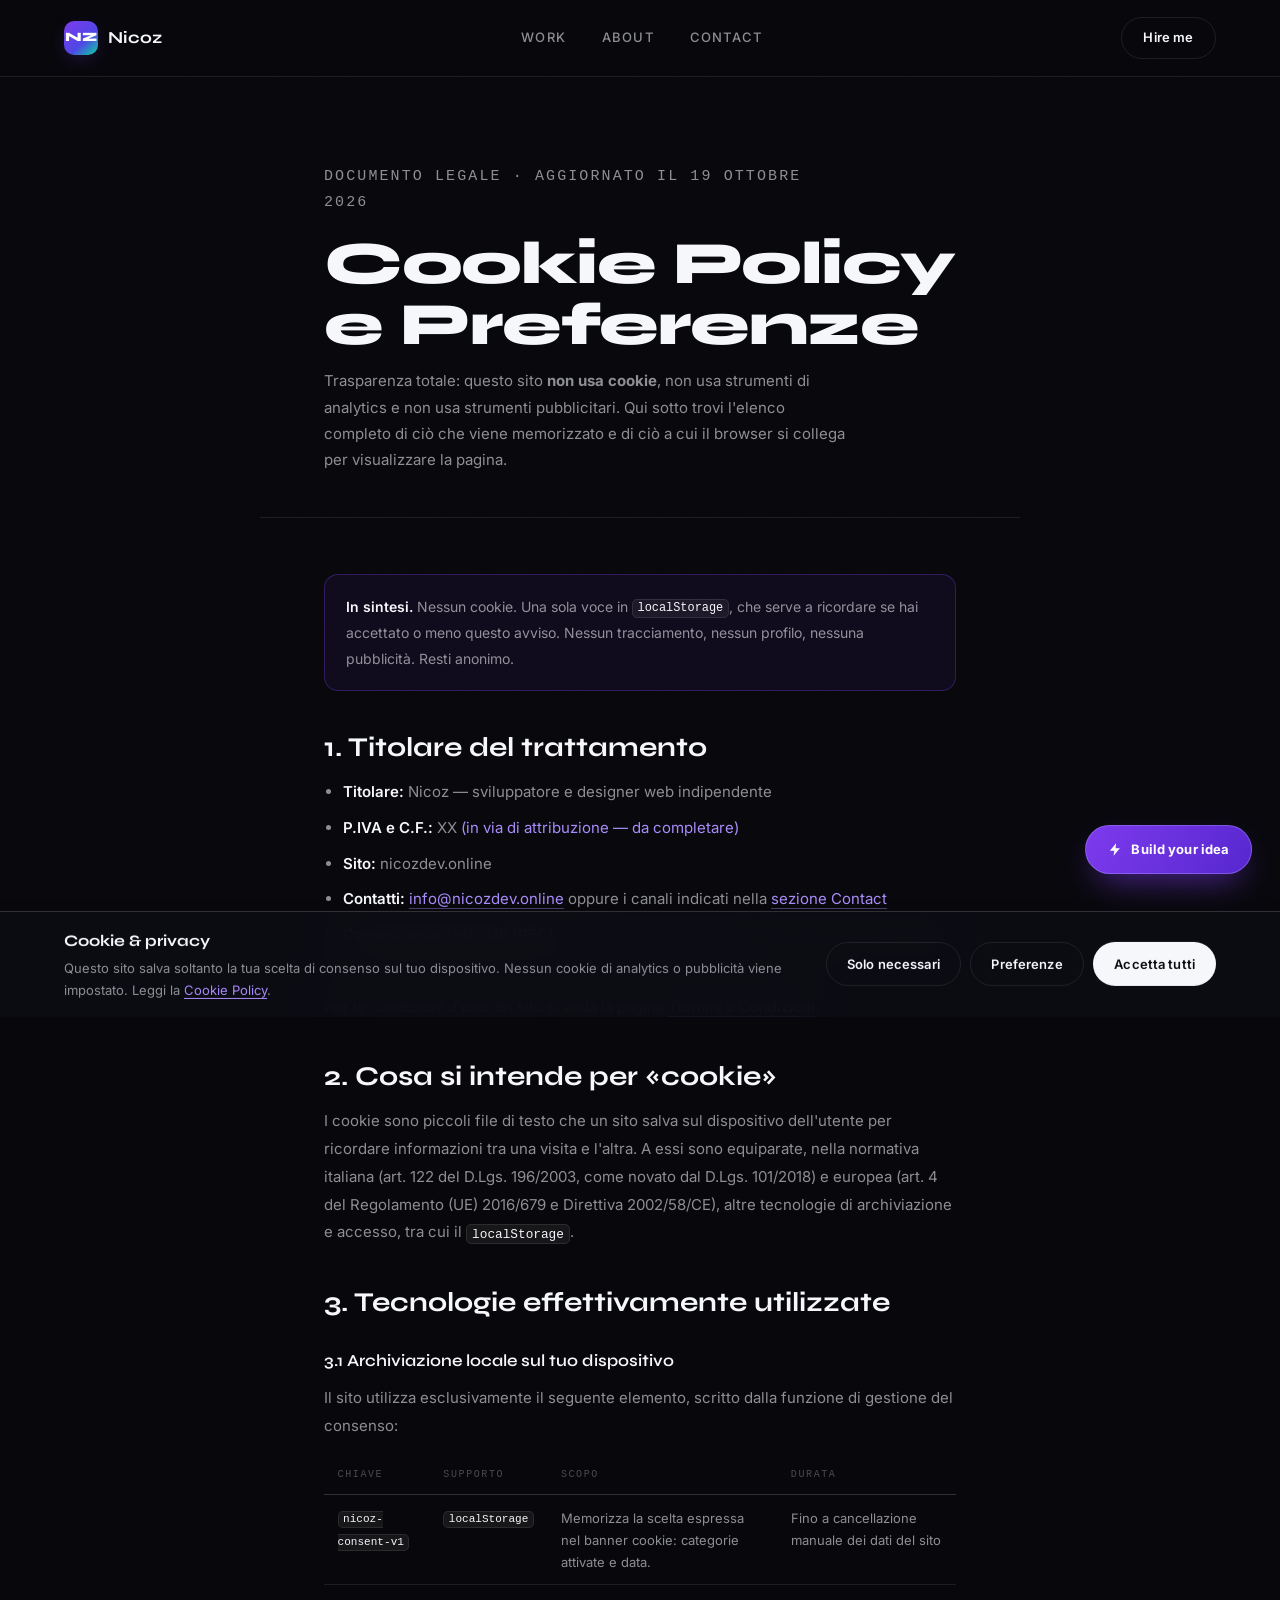
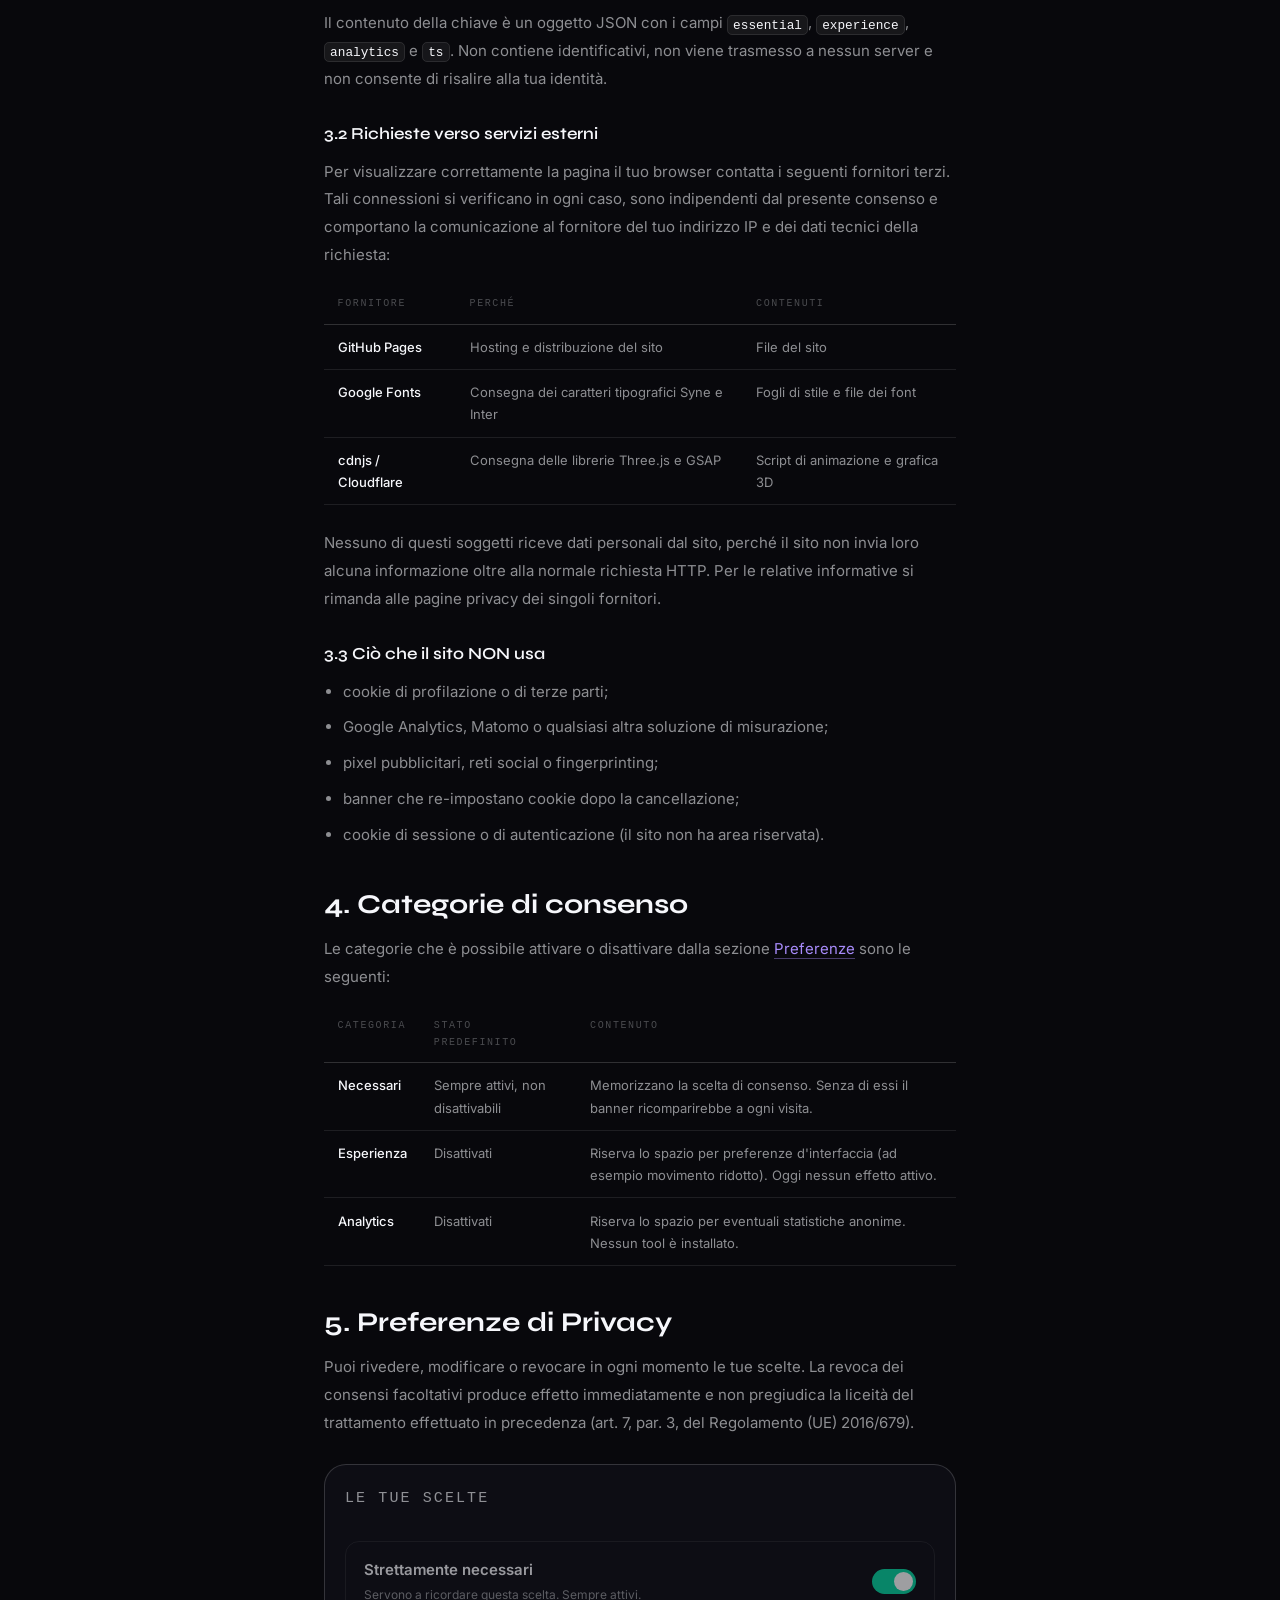
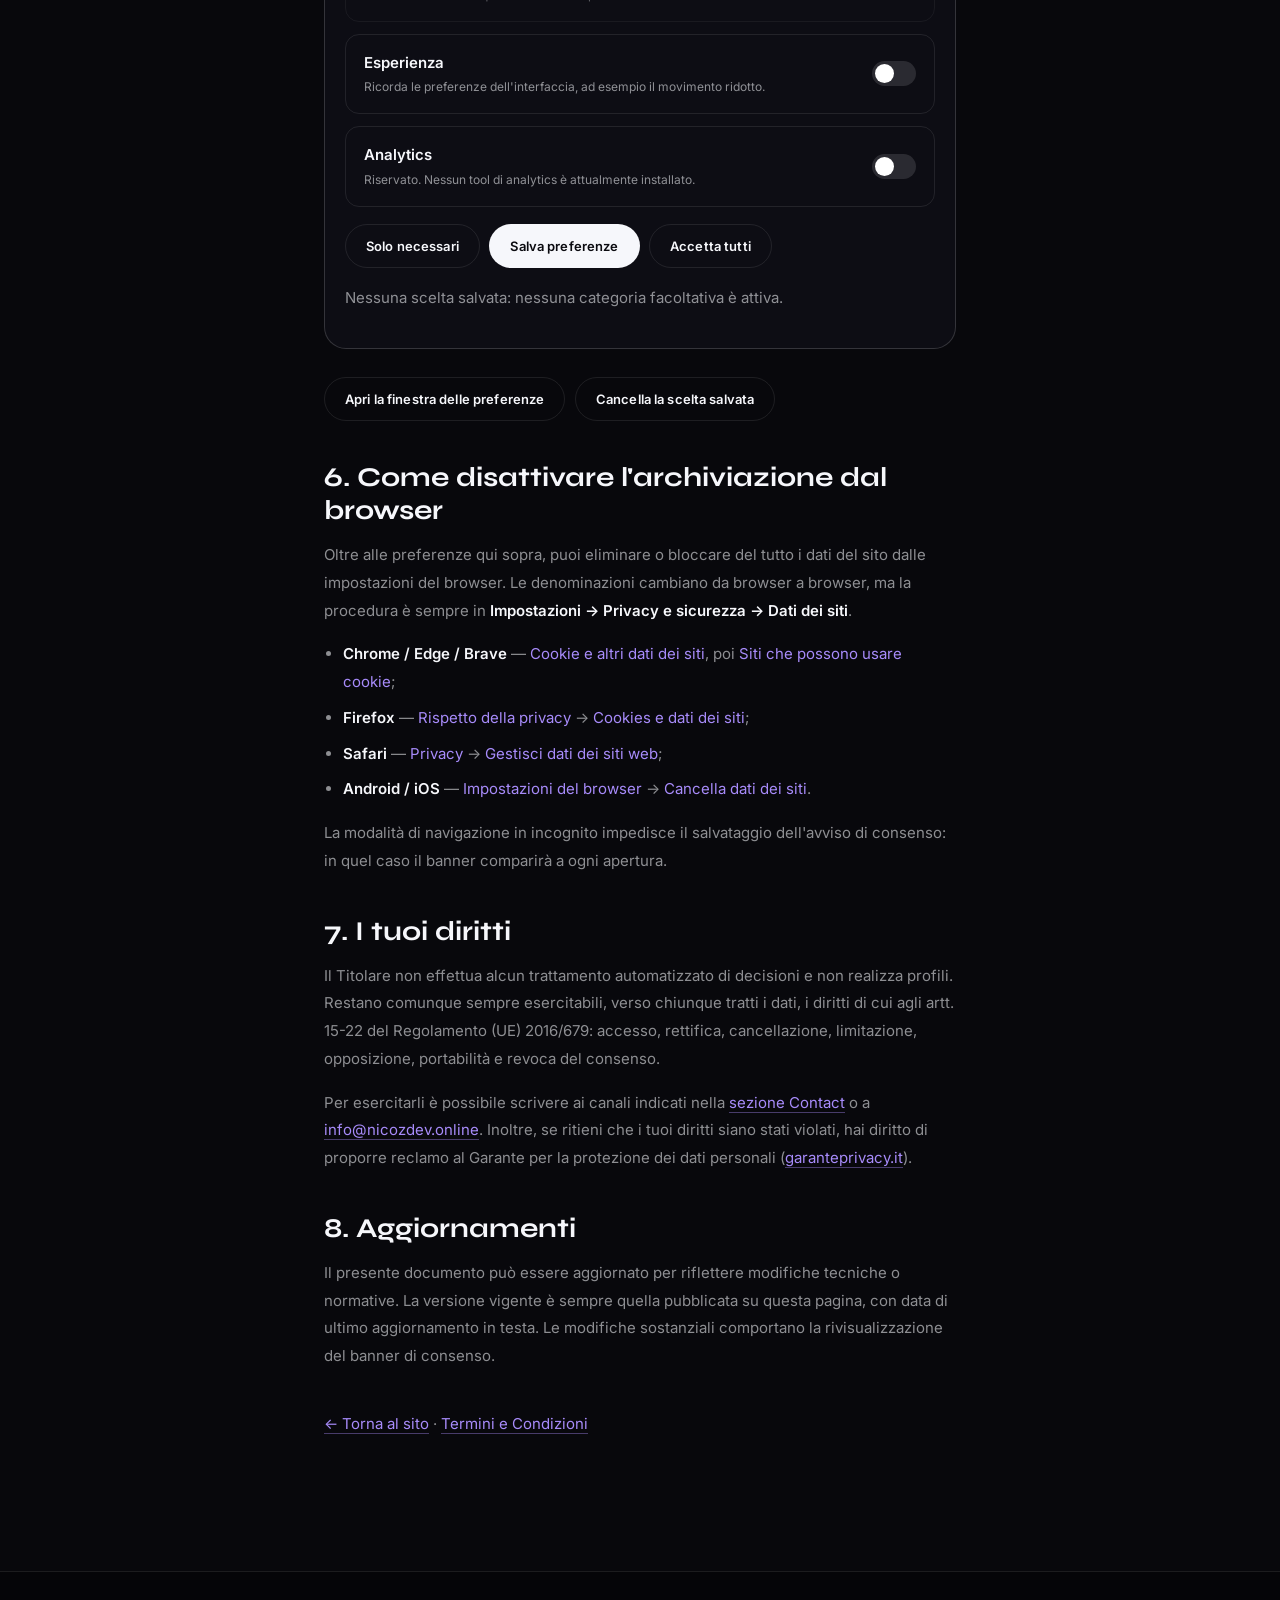
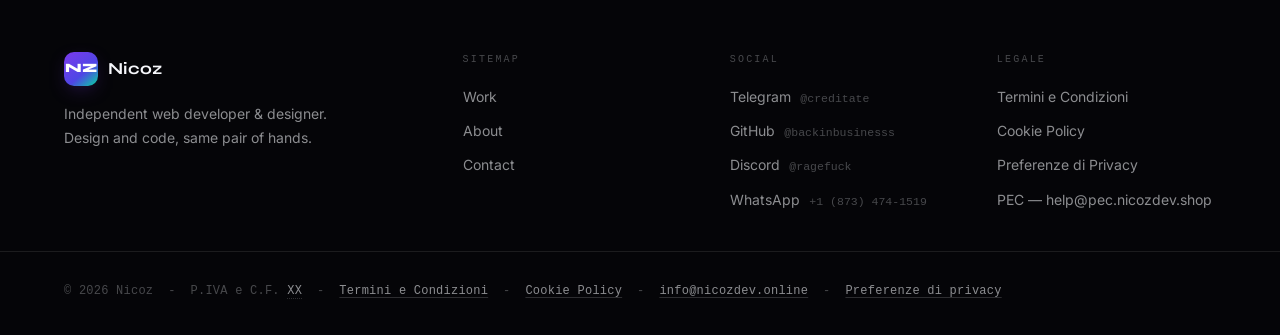
<file: cookie.html>
<!DOCTYPE html>
<html lang="it">
<head>
  <meta charset="UTF-8" />
  <meta name="viewport" content="width=device-width, initial-scale=1.0" />
  <title>Cookie Policy e Preferenze di Privacy — Nicoz</title>
  <meta name="description" content="Cookie Policy del sito portfolio di Nicoz: tecnologie utilizzate, categorie, gestione delle preferenze di privacy." />
  <meta name="theme-color" content="#08080c" />
  <meta name="color-scheme" content="dark" />
  <link rel="canonical" href="https://nicozdev.online/cookie" />

    <link rel="icon" type="image/png" sizes="32x32" href="img/favicon-32.png" />
  <link rel="apple-touch-icon" href="img/apple-touch-icon.png" />

  <link rel="preconnect" href="https://fonts.googleapis.com" />
  <link rel="preconnect" href="https://fonts.gstatic.com" crossorigin />
  <link href="https://fonts.googleapis.com/css2?family=Syne:wght@400;600;700;800&family=Inter:wght@300;400;500;600&display=swap" rel="stylesheet" />
  <link rel="stylesheet" href="css/style.css" />
  <link rel="stylesheet" href="css/catalog.css" />
</head>
<body class="legal-page" data-page="cookie">

  <a class="skip-link" href="#contenuto">Vai al contenuto</a>

  <div id="loader" aria-hidden="true">
    <div class="loader-mark">NICOZ</div>
    <div class="loader-track"><span class="loader-fill"></span></div>
    <p class="loader-meta">Cookie Policy</p>
  </div>

  <header id="nav">
    <div class="nav-inner">
      <a href="./" class="nav-logo" aria-label="Nicoz — home">
        <span class="nav-logo-mark">NZ</span>
        <span class="nav-logo-word">Nicoz</span>
      </a>
      <nav class="nav-links" aria-label="Principale">
        <a href="./#projects" class="nav-link">Work</a>
        <a href="./#about" class="nav-link">About</a>
        <a href="./#contact" class="nav-link">Contact</a>
      </nav>
      <div class="nav-end">
        <a href="./#contact" class="btn btn-ghost nav-cta">Hire me</a>
        <button id="nav-toggle" class="nav-toggle" aria-label="Apri menu" aria-expanded="false" aria-controls="nav-panel">
          <span></span><span></span>
        </button>
      </div>
    </div>
  </header>

  <!-- mobile panel: sibling of #nav, see index.html -->
  <div id="nav-panel" class="nav-panel" aria-hidden="true">
    <nav class="nav-panel-links" aria-label="Mobile">
      <a href="./#projects"><em>01</em>Work</a>
      <a href="./#about"><em>02</em>About</a>
      <a href="./#contact"><em>03</em>Contact</a>
    </nav>
    <div class="nav-panel-foot">
      <a href="termini">Termini</a>
      <a href="cookie">Cookie</a>
      <a href="#preferenze">Preferenze</a>
    </div>
  </div>

  <main id="contenuto" class="legal-main">
    <div class="legal-head">
      <p class="legal-meta">Documento legale · Aggiornato il 19 ottobre 2026</p>
      <h1>Cookie Policy<br/>e Preferenze</h1>
      <p>
        Trasparenza totale: questo sito <strong>non usa cookie</strong>, non usa
        strumenti di analytics e non usa strumenti pubblicitari. Qui sotto trovi
        l'elenco completo di ciò che viene memorizzato e di ciò a cui il browser
        si collega per visualizzare la pagina.
      </p>
    </div>

    <div class="legal-body">

      <div class="legal-callout">
        <p>
          <strong>In sintesi.</strong> Nessun cookie. Una sola voce in
          <code>localStorage</code>, che serve a ricordare se hai accettato o meno
          questo avviso. Nessun tracciamento, nessun profilo, nessuna
          pubblicità. Resti anonimo.
        </p>
      </div>

      <h2 id="titolare">1. Titolare del trattamento</h2>
      <ul>
        <li><strong>Titolare:</strong> Nicoz — sviluppatore e designer web
          indipendente</li>
        <li><strong>P.IVA e C.F.:</strong> <span class="selectable">XX</span>
          <em>(in via di attribuzione — da completare)</em></li>
        <li><strong>Sito:</strong> <span class="selectable">nicozdev.online</span></li>
        <li><strong>Contatti:</strong>
          <a href="mailto:info@nicozdev.online">info@nicozdev.online</a> oppure i canali
          indicati nella <a href="./#contact">sezione Contact</a></li>
        <li><strong>Comunicazioni ufficiali (PEC):</strong>
          <a href="mailto:help@pec.nicozdev.shop">help@pec.nicozdev.shop</a> —
          da usare esclusivamente per contratti, documenti formali e
          comunicazioni con valore legale</li>
      </ul>
      <p>
        Per le condizioni d'uso del sito si veda la pagina
        <a href="termini">Termini e Condizioni</a>.
      </p>

      <h2 id="definizioni">2. Cosa si intende per «cookie»</h2>
      <p>
        I cookie sono piccoli file di testo che un sito salva sul dispositivo
        dell'utente per ricordare informazioni tra una visita e l'altra. A essi
        sono equiparate, nella normativa italiana (art. 122 del D.Lgs. 196/2003,
        come novato dal D.Lgs. 101/2018) e europea (art. 4 del Regolamento
        (UE) 2016/679 e Direttiva 2002/58/CE), altre tecnologie di
        archiviazione e accesso, tra cui il <code>localStorage</code>.
      </p>

      <h2 id="tecniche">3. Tecnologie effettivamente utilizzate</h2>

      <h3>3.1 Archiviazione locale sul tuo dispositivo</h3>
      <p>
        Il sito utilizza esclusivamente il seguente elemento, scritto dalla
        funzione di gestione del consenso:
      </p>
      <table>
        <thead>
          <tr><th>Chiave</th><th>Supporto</th><th>Scopo</th><th>Durata</th></tr>
        </thead>
        <tbody>
          <tr>
            <td data-label="Chiave"><code>nicoz-consent-v1</code></td>
            <td data-label="Supporto"><code>localStorage</code></td>
            <td data-label="Scopo">Memorizza la scelta espressa nel banner cookie: categorie attivate e data.</td>
            <td data-label="Durata">Fino a cancellazione manuale dei dati del sito</td>
          </tr>
        </tbody>
      </table>
      <p>
        Il contenuto della chiave è un oggetto JSON con i campi
        <code>essential</code>, <code>experience</code>, <code>analytics</code> e
        <code>ts</code>. Non contiene identificativi, non viene trasmesso a
        nessun server e non consente di risalire alla tua identità.
      </p>

      <h3>3.2 Richieste verso servizi esterni</h3>
      <p>
        Per visualizzare correttamente la pagina il tuo browser contatta i
        seguenti fornitori terzi. Tali connessioni si verificano in ogni caso,
        sono indipendenti dal presente consenso e comportano la comunicazione
        al fornitore del tuo indirizzo IP e dei dati tecnici della richiesta:
      </p>
      <table>
        <thead>
          <tr><th>Fornitore</th><th>Perché</th><th>Contenuti</th></tr>
        </thead>
        <tbody>
          <tr>
            <td data-label="Fornitore">GitHub Pages</td>
            <td data-label="Perché">Hosting e distribuzione del sito</td>
            <td data-label="Contenuti">File del sito</td>
          </tr>
          <tr>
            <td data-label="Fornitore">Google Fonts</td>
            <td data-label="Perché">Consegna dei caratteri tipografici Syne e Inter</td>
            <td data-label="Contenuti">Fogli di stile e file dei font</td>
          </tr>
          <tr>
            <td data-label="Fornitore">cdnjs / Cloudflare</td>
            <td data-label="Perché">Consegna delle librerie Three.js e GSAP</td>
            <td data-label="Contenuti">Script di animazione e grafica 3D</td>
          </tr>
        </tbody>
      </table>
      <p>
        Nessuno di questi soggetti riceve dati personali dal sito, perché il
        sito non invia loro alcuna informazione oltre alla normale richiesta
        HTTP. Per le relative informative si rimanda alle pagine privacy dei
        singoli fornitori.
      </p>

      <h3>3.3 Ciò che il sito NON usa</h3>
      <ul>
        <li>cookie di profilazione o di terze parti;</li>
        <li>Google Analytics, Matomo o qualsiasi altra soluzione di misurazione;</li>
        <li>pixel pubblicitari, reti social o fingerprinting;</li>
        <li>banner che re-impostano cookie dopo la cancellazione;</li>
        <li>cookie di sessione o di autenticazione (il sito non ha area riservata).</li>
      </ul>

      <h2 id="categorie">4. Categorie di consenso</h2>
      <p>
        Le categorie che è possibile attivare o disattivare dalla sezione
        <a href="#preferenze">Preferenze</a> sono le seguenti:
      </p>
      <table>
        <thead>
          <tr><th>Categoria</th><th>Stato predefinito</th><th>Contenuto</th></tr>
        </thead>
        <tbody>
          <tr>
            <td data-label="Categoria">Necessari</td>
            <td data-label="Stato predefinito">Sempre attivi, non disattivabili</td>
            <td data-label="Contenuto">Memorizzano la scelta di consenso. Senza di essi il banner ricomparirebbe a ogni visita.</td>
          </tr>
          <tr>
            <td data-label="Categoria">Esperienza</td>
            <td data-label="Stato predefinito">Disattivati</td>
            <td data-label="Contenuto">Riserva lo spazio per preferenze d'interfaccia (ad esempio movimento ridotto). Oggi nessun effetto attivo.</td>
          </tr>
          <tr>
            <td data-label="Categoria">Analytics</td>
            <td data-label="Stato predefinito">Disattivati</td>
            <td data-label="Contenuto">Riserva lo spazio per eventuali statistiche anonime. Nessun tool è installato.</td>
          </tr>
        </tbody>
      </table>

      <h2 id="preferenze">5. Preferenze di Privacy</h2>
      <p>
        Puoi rivedere, modificare o revocare in ogni momento le tue scelte.
        La revoca dei consensi facoltativi produce effetto immediatamente e non
        pregiudica la liceità del trattamento effettuato in precedenza
        (art. 7, par. 3, del Regolamento (UE) 2016/679).
      </p>

      <div class="consent-inline" id="preferenze-panel">
        <p class="legal-meta">Le tue scelte</p>

        <label class="toggle is-locked">
          <span><b>Strettamente necessari</b><i>Servono a ricordare questa scelta. Sempre attivi.</i></span>
          <input type="checkbox" checked disabled />
          <em class="switch" aria-hidden="true"></em>
        </label>

        <label class="toggle">
          <span><b>Esperienza</b><i>Ricorda le preferenze dell'interfaccia, ad esempio il movimento ridotto.</i></span>
          <input type="checkbox" data-consent-key="experience" />
          <em class="switch" aria-hidden="true"></em>
        </label>

        <label class="toggle">
          <span><b>Analytics</b><i>Riservato. Nessun tool di analytics è attualmente installato.</i></span>
          <input type="checkbox" data-consent-key="analytics" />
          <em class="switch" aria-hidden="true"></em>
        </label>

        <div class="consent-actions" style="margin-top:.35rem">
          <button class="btn btn-ghost" data-consent="essential">Solo necessari</button>
          <button class="btn btn-solid" data-consent="save">Salva preferenze</button>
          <button class="btn btn-ghost" data-consent="all">Accetta tutti</button>
        </div>

        <p class="modal-foot" id="consent-status" style="padding-top:.25rem">
          Lo stato viene salvato solo su questo dispositivo.
        </p>
      </div>

      <div class="consent-actions" style="margin-bottom:2rem">
        <button class="btn btn-ghost" data-open-consent>Apri la finestra delle preferenze</button>
        <button class="btn btn-ghost" id="consent-clear">Cancella la scelta salvata</button>
      </div>

      <h2 id="browser">6. Come disattivare l'archiviazione dal browser</h2>
      <p>
        Oltre alle preferenze qui sopra, puoi eliminare o bloccare del tutto i
        dati del sito dalle impostazioni del browser. Le denominazioni cambiano
        da browser a browser, ma la procedura è sempre in
        <strong>Impostazioni → Privacy e sicurezza → Dati dei siti</strong>.
      </p>
      <ul>
        <li><strong>Chrome / Edge / Brave</strong> — <em>Cookie e altri dati dei siti</em>, poi <em>Siti che possono usare cookie</em>;</li>
        <li><strong>Firefox</strong> — <em>Rispetto della privacy</em> → <em>Cookies e dati dei siti</em>;</li>
        <li><strong>Safari</strong> — <em>Privacy</em> → <em>Gestisci dati dei siti web</em>;</li>
        <li><strong>Android / iOS</strong> — <em>Impostazioni del browser</em> → <em>Cancella dati dei siti</em>.</li>
      </ul>
      <p>
        La modalità di navigazione in incognito impedisce il salvataggio
        dell'avviso di consenso: in quel caso il banner comparirà a ogni apertura.
      </p>

      <h2 id="diritti">7. I tuoi diritti</h2>
      <p>
        Il Titolare non effettua alcun trattamento automatizzato di decisioni e
        non realizza profili. Restano comunque sempre esercitabili, verso chiunque
        tratti i dati, i diritti di cui agli artt. 15-22 del Regolamento (UE)
        2016/679: accesso, rettifica, cancellazione, limitazione, opposizione,
        portabilità e revoca del consenso.
      </p>
      <p>
        Per esercitarli è possibile scrivere ai canali indicati nella
        <a href="./#contact">sezione Contact</a> o a
        <a href="mailto:info@nicozdev.online">info@nicozdev.online</a>. Inoltre, se
        ritieni che i tuoi diritti siano stati violati, hai diritto di proporre
        reclamo al Garante per la protezione dei dati personali
        (<a href="https://www.garanteprivacy.it" target="_blank" rel="noopener">garanteprivacy.it</a>).
      </p>

      <h2 id="aggiornamenti">8. Aggiornamenti</h2>
      <p>
        Il presente documento può essere aggiornato per riflettere modifiche
        tecniche o normative. La versione vigente è sempre quella pubblicata su
        questa pagina, con data di ultimo aggiornamento in testa. Le modifiche
        sostanziali comportano la rivisualizzazione del banner di consenso.
      </p>

      <p style="margin-top:2.5rem">
        <a href="./">← Torna al sito</a> ·
        <a href="termini">Termini e Condizioni</a>
      </p>

    </div>
  </main>

  <footer id="footer">
    <div class="container footer-grid">
      <div class="footer-brand">
        <a href="./" class="nav-logo" aria-label="Nicoz — home">
          <span class="nav-logo-mark">NZ</span>
          <span class="nav-logo-word">Nicoz</span>
        </a>
        <p class="footer-tag">Independent web developer &amp; designer. Design and code, same pair of hands.</p>
      </div>

      <nav class="footer-col" aria-label="Sitemap">
        <h4>Sitemap</h4>
        <a href="./#projects">Work</a>
        <a href="./#about">About</a>
        <a href="./#contact">Contact</a>
      </nav>

      <nav class="footer-col" aria-label="Social">
        <h4>Social</h4>
        <a href="https://t.me/creditate" target="_blank" rel="noopener">Telegram <span>@creditate</span></a>
        <a href="https://github.com/backinbusinesss" target="_blank" rel="noopener">GitHub <span>@backinbusinesss</span></a>
        <a href="https://discord.com/users/1417869399423062197" target="_blank" rel="noopener">Discord <span>@ragefuck</span></a>
        <a href="https://wa.me/18734741519" target="_blank" rel="noopener">WhatsApp <span>+1 (873) 474-1519</span></a>
      </nav>

      <div class="footer-col" aria-label="Legale">
        <h4>Legale</h4>
        <a href="termini">Termini e Condizioni</a>
        <a href="cookie">Cookie Policy</a>
        <a href="#preferenze">Preferenze di Privacy</a>
        <a href="mailto:help@pec.nicozdev.shop">PEC&nbsp;&mdash;&nbsp;help@pec.nicozdev.shop</a>
      </div>
    </div>

    <div class="container footer-legal">
      <p class="footer-vat">
        &copy; 2026 Nicoz &nbsp;-&nbsp; P.IVA e C.F. <span class="selectable">XX</span>
        &nbsp;-&nbsp;
        <a href="termini">Termini e Condizioni</a>
        &nbsp;-&nbsp;
        <a href="cookie">Cookie Policy</a>
        &nbsp;-&nbsp;
        <a href="mailto:info@nicozdev.online">info@nicozdev.online</a>
        &nbsp;-&nbsp;
        <a href="#" data-open-consent>Preferenze di privacy</a>
      </p>
    </div>
  </footer>

  <div id="consent" class="consent" role="dialog" aria-modal="false" aria-labelledby="consent-title" aria-hidden="true">
    <div class="consent-inner">
      <div class="consent-copy">
        <h3 id="consent-title">Cookie &amp; privacy</h3>
        <p>
          Questo sito salva soltanto la tua scelta di consenso sul tuo dispositivo.
          Nessun cookie di analytics o pubblicità viene impostato.
          Leggi la <a href="cookie">Cookie Policy</a>.
        </p>
      </div>
      <div class="consent-actions">
        <button class="btn btn-ghost" data-consent="essential">Solo necessari</button>
        <button class="btn btn-ghost" data-open-consent>Preferenze</button>
        <button class="btn btn-solid" data-consent="all">Accetta tutti</button>
      </div>
    </div>
  </div>

  <div id="consent-modal" class="modal" role="dialog" aria-modal="true" aria-labelledby="modal-title" aria-hidden="true">
    <div class="modal-backdrop" data-close-modal></div>
    <div class="modal-panel">
      <header class="modal-head">
        <h3 id="modal-title">Preferenze privacy</h3>
        <button class="modal-close" data-close-modal aria-label="Chiudi preferenze">✕</button>
      </header>
      <div class="modal-body">
        <label class="toggle is-locked">
          <span><b>Strettamente necessari</b><i>Servono a ricordare questa scelta. Sempre attivi.</i></span>
          <input type="checkbox" checked disabled />
          <em class="switch" aria-hidden="true"></em>
        </label>
        <label class="toggle">
          <span><b>Esperienza</b><i>Ricorda le preferenze dell'interfaccia, ad esempio il movimento ridotto.</i></span>
          <input type="checkbox" data-consent-key="experience" />
          <em class="switch" aria-hidden="true"></em>
        </label>
        <label class="toggle">
          <span><b>Analytics</b><i>Riservato. Nessun tool di analytics è attualmente installato.</i></span>
          <input type="checkbox" data-consent-key="analytics" />
          <em class="switch" aria-hidden="true"></em>
        </label>
        <p class="modal-foot">Dettagli completi nella <a href="cookie">Cookie Policy</a>.</p>
      </div>
      <footer class="modal-actions">
        <button class="btn btn-ghost" data-consent="essential">Solo necessari</button>
        <button class="btn btn-solid" data-consent="save">Salva preferenze</button>
      </footer>
    </div>
  </div>

  <script src="js/app.js"></script>
  <script src="js/fab.js"></script>
</body>
</html>
</file>
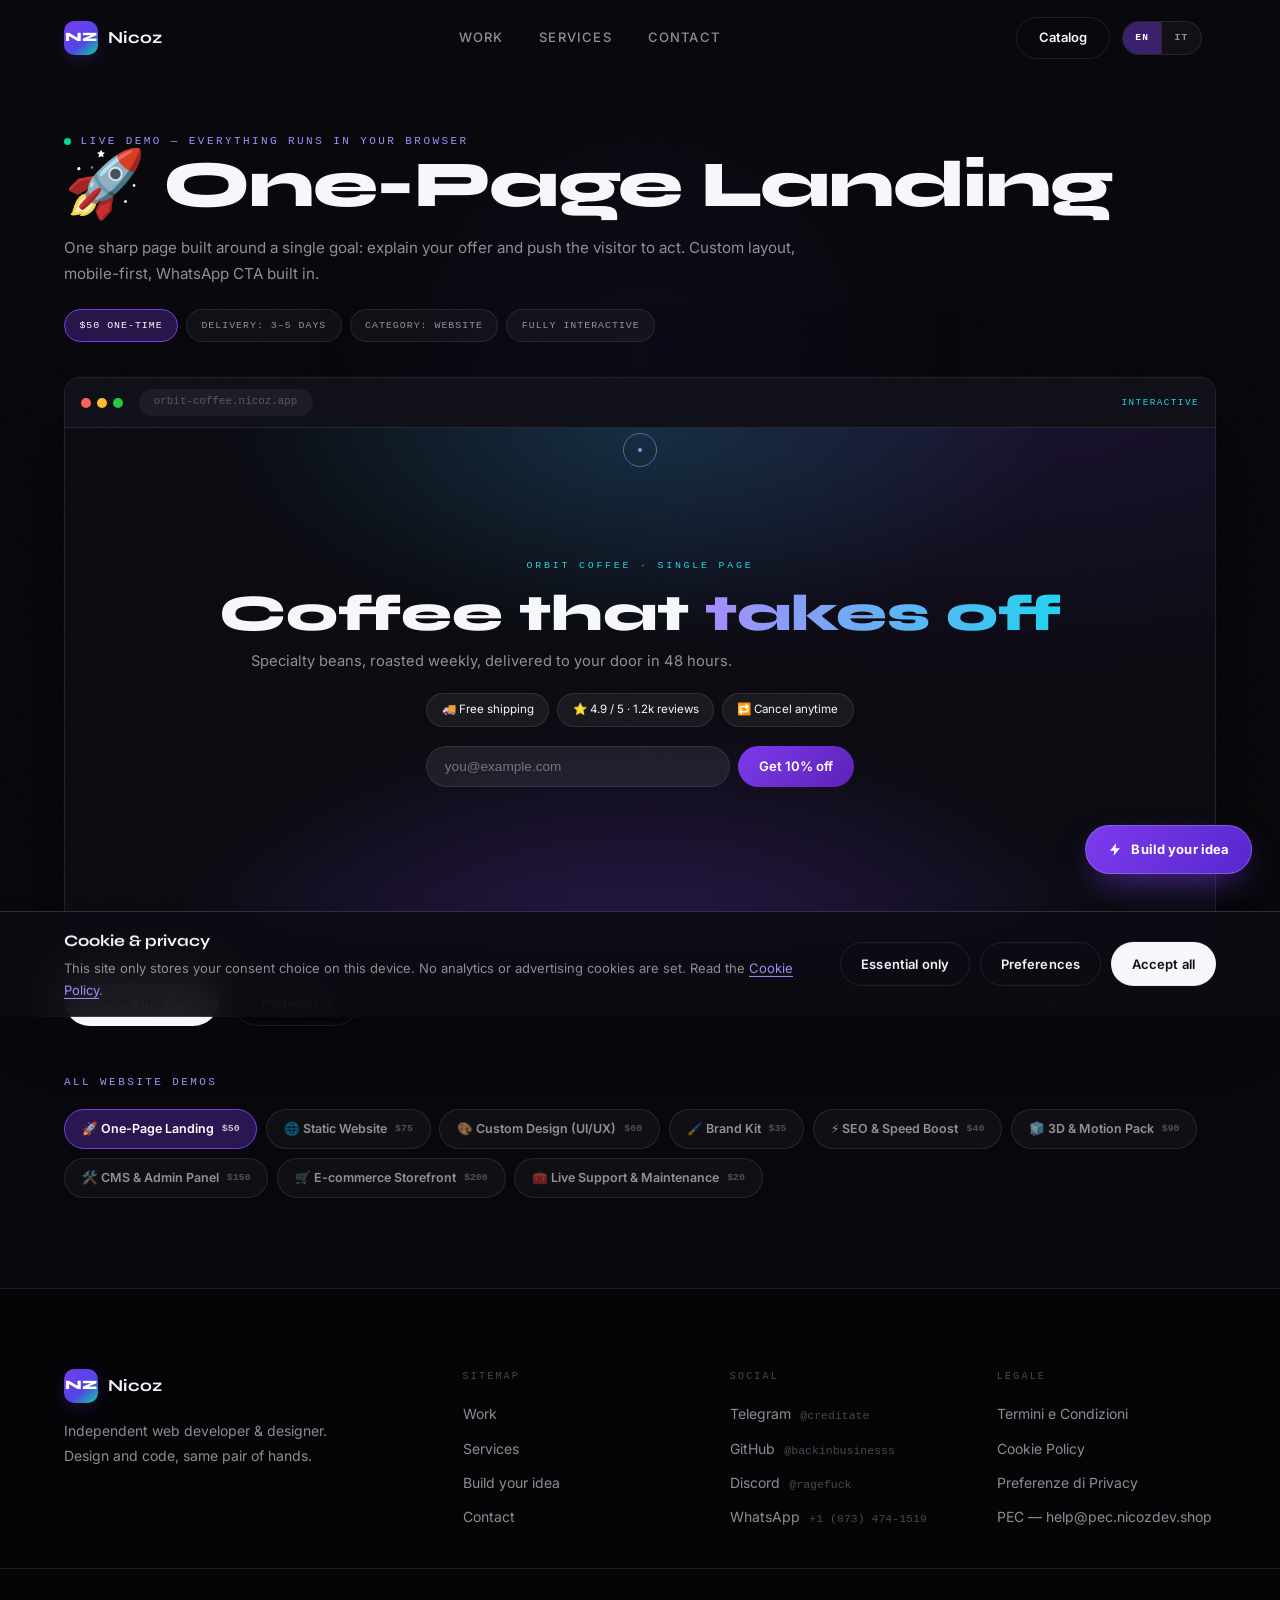
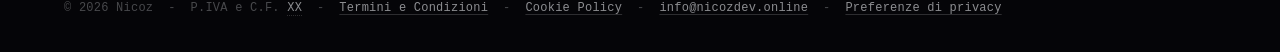
<file: demo.html>
<!DOCTYPE html>
<html lang="en">
<head>
  <meta charset="UTF-8" />
  <meta name="viewport" content="width=device-width, initial-scale=1.0" />
  <title>Nicoz — Live demos</title>
  <meta name="description" content="Interactive live demos of every Nicoz service: landing pages, websites, brand kits, SEO, 3D, CMS, e-commerce, bots, PWA. Try before you order." />
  <meta name="theme-color" content="#08080c" />
  <meta name="color-scheme" content="dark" />

  <meta property="og:type" content="website" />
  <meta property="og:title" content="Nicoz — Live demos" />
  <meta property="og:description" content="Try a live demo of every service before you order." />
  <meta property="og:url" content="https://nicozdev.online/demo" />
  <meta property="og:image" content="https://nicozdev.online/img/og-icon.png" />

  <link rel="icon" type="image/png" sizes="32x32" href="img/favicon-32.png" />
  <link rel="apple-touch-icon" href="img/apple-touch-icon.png" />

  <link rel="preconnect" href="https://fonts.googleapis.com" />
  <link rel="preconnect" href="https://fonts.gstatic.com" crossorigin />
  <link href="https://fonts.googleapis.com/css2?family=Syne:wght@400;600;700;800&family=Inter:wght@300;400;500;600&display=swap" rel="stylesheet" />
  <link rel="stylesheet" href="css/style.css" />
  <link rel="stylesheet" href="css/catalog.css" />
  <link rel="stylesheet" href="css/demos.css" />
  <script src="js/i18n.js"></script>
</head>
<body data-page="demo">

  <a class="skip-link" href="#main">Skip to content</a>

  <!-- ══ AMBIENT LAYERS ══ -->
  <div id="spotlight" aria-hidden="true"></div>
  <div id="cursor" aria-hidden="true"><span class="cursor-dot"></span></div>

  <!-- ══ HEADER ══ -->
  <header id="nav">
    <div class="nav-inner">
      <a href="./" class="nav-logo" aria-label="Nicoz — home">
        <span class="nav-logo-mark">NZ</span>
        <span class="nav-logo-word">Nicoz</span>
      </a>

      <nav class="nav-links" aria-label="Primary">
        <a href="./#projects" class="nav-link">Work</a>
        <a href="catalogo" class="nav-link">Services</a>
        <a href="./#contact" class="nav-link">Contact</a>
      </nav>

      <div class="nav-end">
        <a href="catalogo" class="btn btn-ghost nav-cta">Catalog</a>
        <button id="nav-toggle" class="nav-toggle" aria-label="Open menu" aria-expanded="false" aria-controls="nav-panel">
          <span></span><span></span>
        </button>
      </div>
    </div>
  </header>

  <div id="nav-panel" class="nav-panel" aria-hidden="true">
    <nav class="nav-panel-links" aria-label="Mobile">
      <a href="./#projects"><em>01</em>Work</a>
      <a href="catalogo"><em>02</em>Services</a>
      <a href="./#contact"><em>03</em>Contact</a>
    </nav>
    <div class="nav-panel-foot">
      <a href="https://t.me/creditate" target="_blank" rel="noopener">Telegram</a>
      <a href="https://github.com/backinbusinesss" target="_blank" rel="noopener">GitHub</a>
      <a href="https://discord.com/users/1417869399423062197" target="_blank" rel="noopener">Discord</a>
    </div>
  </div>

  <main id="main" class="c-main">

    <!-- ═══════════════════════════════
         DEMO HERO
    ═══════════════════════════════ -->
    <section class="container demo-head">
      <div data-reveal>
        <p class="eyebrow"><span class="blink-dot"></span> Live demo — everything runs in your browser</p>
        <h1 class="h2" id="d-title">Demo</h1>
        <p class="demo-sub" id="d-sub"></p>
        <div class="demo-badges" id="d-badges"></div>
      </div>
    </section>

    <!-- ═══════════════════════════════
         STAGE (mock browser)
    ═══════════════════════════════ -->
    <section class="container" data-reveal>
      <div class="d-stage">
        <div class="d-frame" id="d-frame">
          <div class="d-frame-bar" aria-hidden="true">
            <span class="d-dots"><i></i><i></i><i></i></span>
            <span class="d-frame-url" id="d-url">demo.nicozdev.online</span>
            <span class="d-frame-tag" id="d-tag">interactive</span>
          </div>
          <div class="d-view" id="d-view"></div>
        </div>
      </div>

      <div class="demo-cta-row">
        <a class="btn btn-solid" id="d-order" target="_blank" rel="noopener" data-magnetic>
          <span id="d-order-label">Order this</span>
          <svg viewBox="0 0 20 20" fill="currentColor" aria-hidden="true"><path fill-rule="evenodd" d="M3 10a.75.75 0 01.75-.75h10.19L10.47 5.53a.75.75 0 111.06-1.06l5 5a.75.75 0 010 1.06l-5 5a.75.75 0 11-1.06-1.06l3.47-3.47H3.75A.75.75 0 013 10z" clip-rule="evenodd"/></svg>
        </a>
        <a class="btn btn-ghost" id="d-build" data-magnetic>Request it</a>
        <span class="demo-note" id="d-note"></span>
      </div>
    </section>

    <!-- ═══════════════════════════════
         ALL DEMOS
    ═══════════════════════════════ -->
    <section class="container demo-all" data-reveal>
      <p class="eyebrow" id="d-all-label">All demos</p>
      <div class="d-switcher" id="d-switcher"></div>
    </section>

  </main>

  <!-- ═══════════════════════════════
       FOOTER
  ═══════════════════════════════ -->
  <footer id="footer">
    <div class="container footer-grid">

      <div class="footer-brand">
        <a href="./" class="nav-logo" aria-label="Nicoz — home">
          <span class="nav-logo-mark">NZ</span>
          <span class="nav-logo-word">Nicoz</span>
        </a>
        <p class="footer-tag">Independent web developer &amp; designer. Design and code, same pair of hands.</p>
      </div>

      <nav class="footer-col" aria-label="Footer sitemap">
        <h4>Sitemap</h4>
        <a href="./#projects">Work</a>
        <a href="catalogo">Services</a>
        <a href="build">Build your idea</a>
        <a href="./#contact">Contact</a>
      </nav>

      <nav class="footer-col" aria-label="Footer social">
        <h4>Social</h4>
        <a href="https://t.me/creditate" target="_blank" rel="noopener">Telegram <span>@creditate</span></a>
        <a href="https://github.com/backinbusinesss" target="_blank" rel="noopener">GitHub <span>@backinbusinesss</span></a>
        <a href="https://discord.com/users/1417869399423062197" target="_blank" rel="noopener">Discord <span>@ragefuck</span></a>
        <a href="https://wa.me/18734741519" target="_blank" rel="noopener">WhatsApp <span>+1 (873) 474-1519</span></a>
      </nav>

      <div class="footer-col" aria-label="Footer legal">
        <h4>Legale</h4>
        <a href="termini">Termini e Condizioni</a>
        <a href="cookie">Cookie Policy</a>
        <a href="cookie#preferenze" data-open-consent>Preferenze di Privacy</a>
        <a href="mailto:help@pec.nicozdev.shop">PEC&nbsp;&mdash;&nbsp;help@pec.nicozdev.shop</a>
      </div>

    </div>

    <div class="container footer-legal">
      <p class="footer-vat">
        &copy; 2026 Nicoz &nbsp;-&nbsp; P.IVA e C.F. <span class="selectable">XX</span>
        &nbsp;-&nbsp;
        <a href="termini">Termini e Condizioni</a>
        &nbsp;-&nbsp;
        <a href="cookie">Cookie Policy</a>
        &nbsp;-&nbsp;
        <a href="mailto:info@nicozdev.online">info@nicozdev.online</a>
        &nbsp;-&nbsp;
        <a href="#" data-open-consent>Preferenze di privacy</a>
      </p>
    </div>
  </footer>

  <!-- ══ CONSENT BANNER ══ -->
  <div id="consent" class="consent" role="dialog" aria-modal="false" aria-labelledby="consent-title" aria-hidden="true">
    <div class="consent-inner">
      <div class="consent-copy">
        <h3 id="consent-title">Cookie &amp; privacy</h3>
        <p>
          This site only stores your consent choice on this device.
          No analytics or advertising cookies are set.
          Read the <a href="cookie">Cookie Policy</a>.
        </p>
      </div>
      <div class="consent-actions">
        <button class="btn btn-ghost" data-consent="essential">Essential only</button>
        <button class="btn btn-ghost" data-open-consent>Preferences</button>
        <button class="btn btn-solid" data-consent="all">Accept all</button>
      </div>
    </div>
  </div>

  <!-- ══ CONSENT PREFERENCES MODAL ══ -->
  <div id="consent-modal" class="modal" role="dialog" aria-modal="true" aria-labelledby="modal-title" aria-hidden="true">
    <div class="modal-backdrop" data-close-modal></div>
    <div class="modal-panel">
      <header class="modal-head">
        <h3 id="modal-title">Privacy preferences</h3>
        <button class="modal-close" data-close-modal aria-label="Close preferences">✕</button>
      </header>

      <div class="modal-body">
        <label class="toggle is-locked">
          <span>
            <b>Strictly necessary</b>
            <i>Required to remember this choice. Always active.</i>
          </span>
          <input type="checkbox" checked disabled />
          <em class="switch" aria-hidden="true"></em>
        </label>

        <label class="toggle">
          <span>
            <b>Experience</b>
            <i>Remembers interface preferences such as reduced motion.</i>
          </span>
          <input type="checkbox" data-consent-key="experience" />
          <em class="switch" aria-hidden="true"></em>
        </label>

        <label class="toggle">
          <span>
            <b>Analytics</b>
            <i>Reserved. No analytics tool is installed on this site today.</i>
          </span>
          <input type="checkbox" data-consent-key="analytics" />
          <em class="switch" aria-hidden="true"></em>
        </label>

        <p class="modal-foot">
          Full detail in the <a href="cookie">Cookie Policy</a>.
          You can change this at any time from the footer.
        </p>
      </div>

      <footer class="modal-actions">
        <button class="btn btn-ghost" data-consent="essential">Essential only</button>
        <button class="btn btn-solid" data-consent="save">Save preferences</button>
      </footer>
    </div>
  </div>

  <script src="https://cdnjs.cloudflare.com/ajax/libs/gsap/3.12.2/gsap.min.js"></script>
  <script src="js/app.js"></script>
  <script src="js/fab.js"></script>
  <script src="js/demos.js"></script>
</body>
</html>
</file>
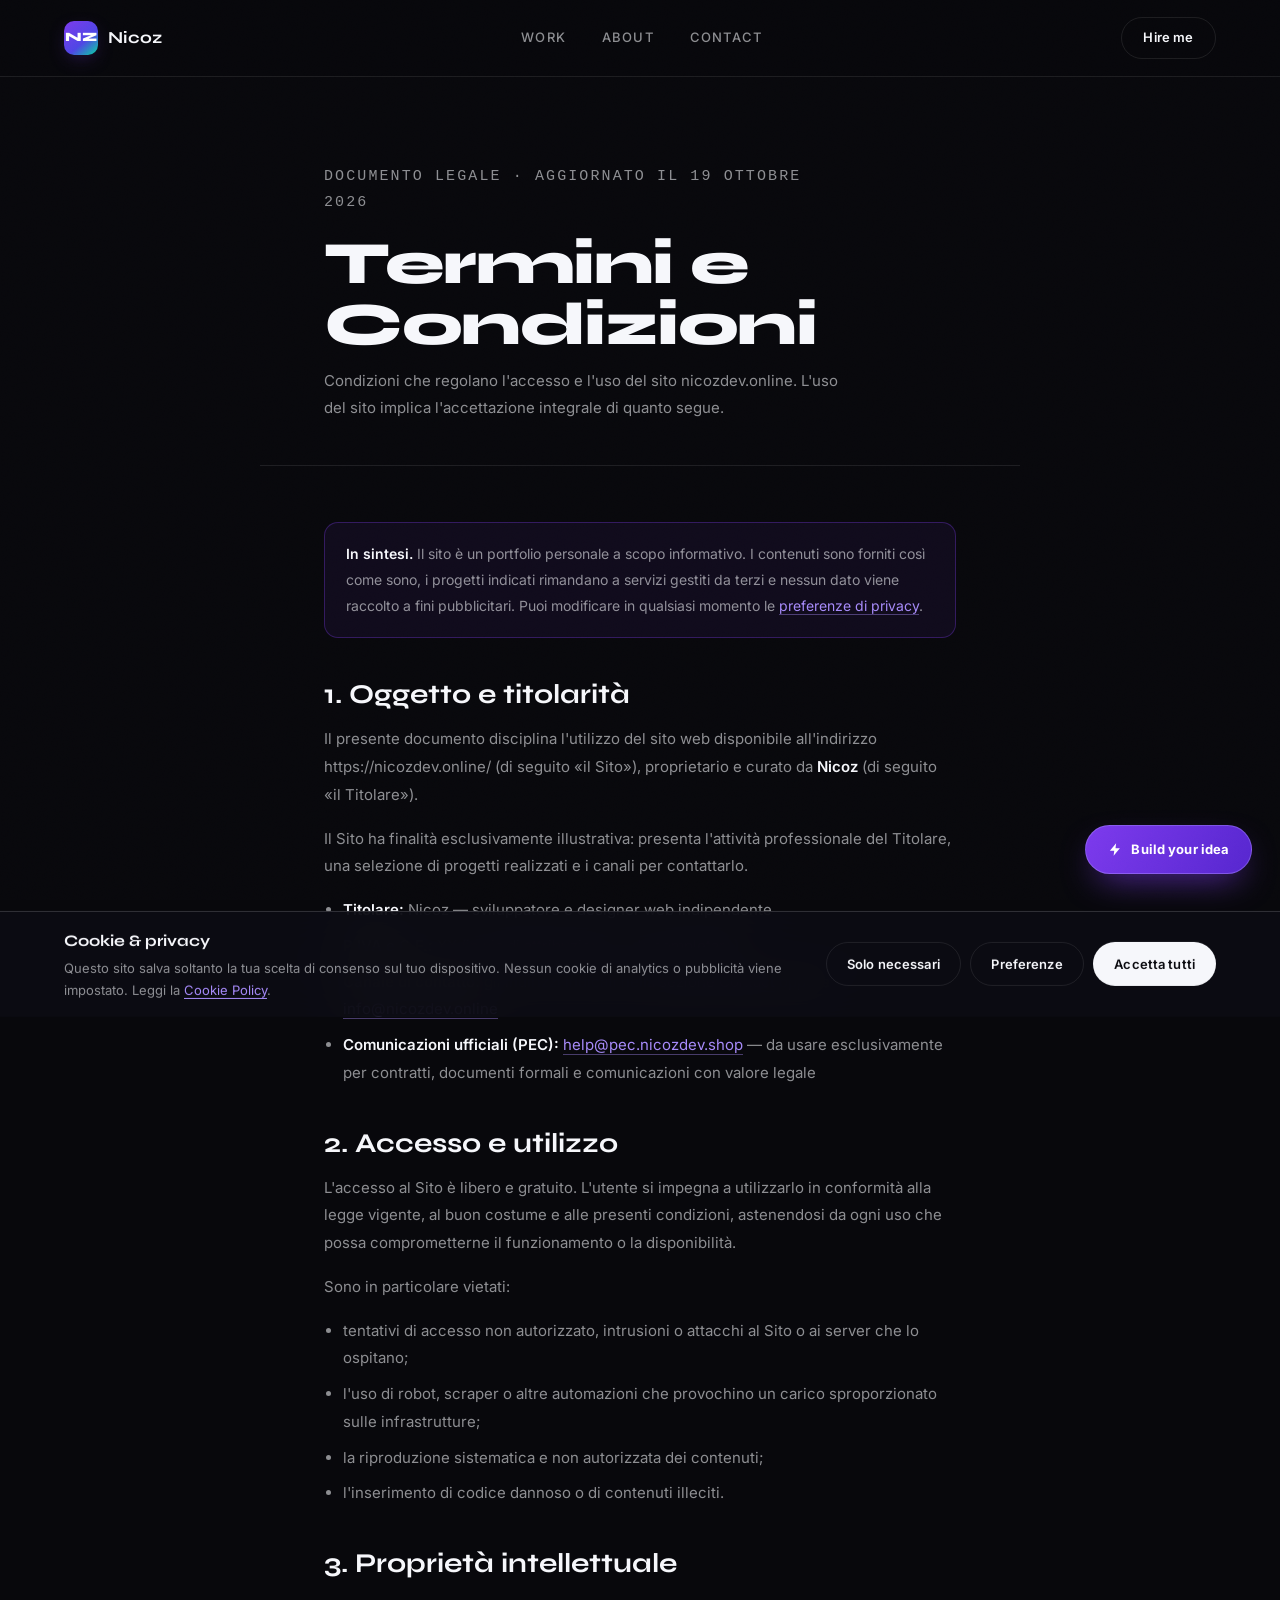
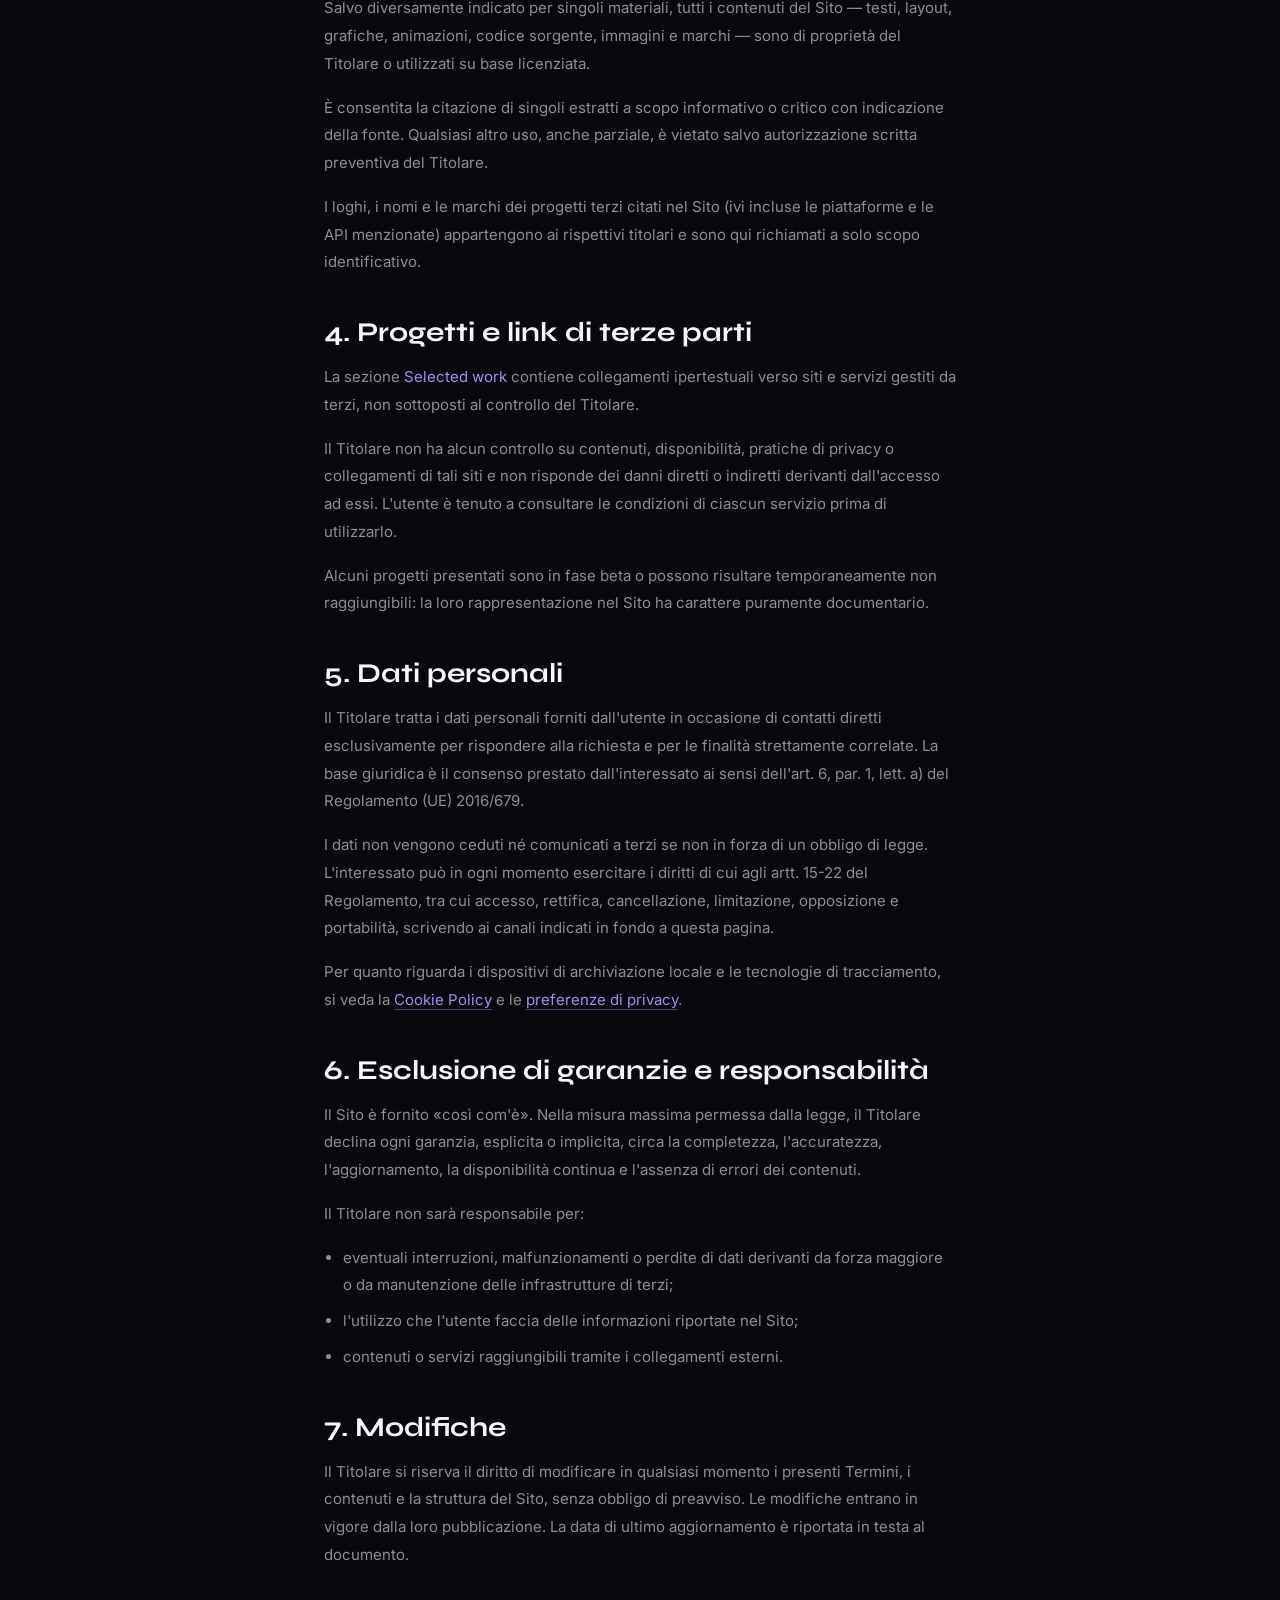
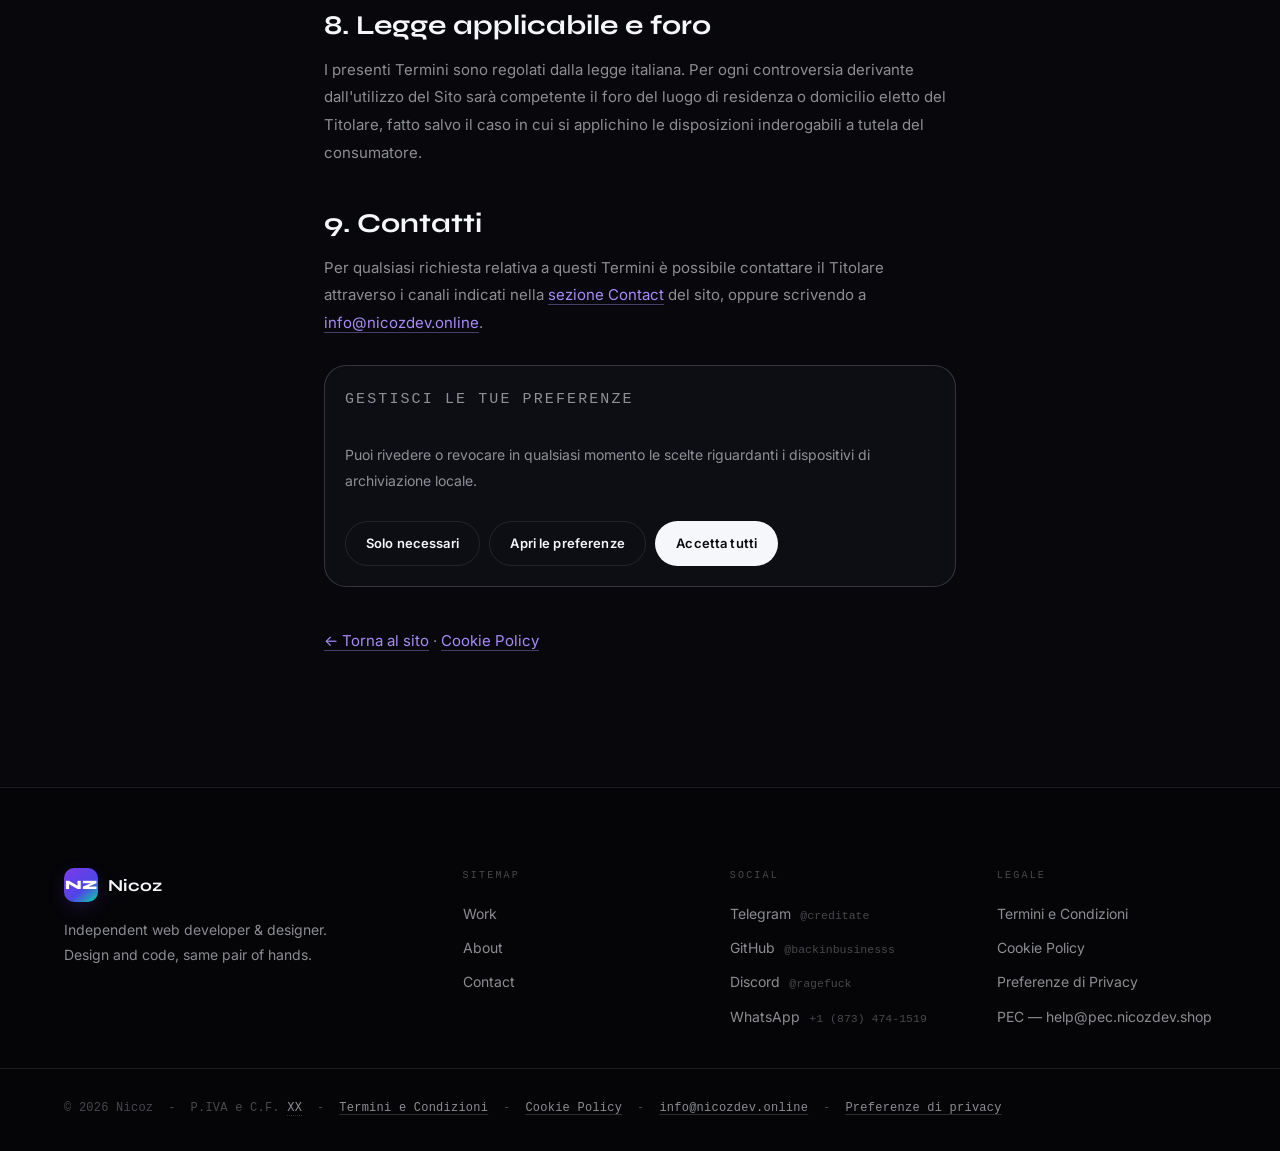
<file: termini.html>
<!DOCTYPE html>
<html lang="it">
<head>
  <meta charset="UTF-8" />
  <meta name="viewport" content="width=device-width, initial-scale=1.0" />
  <title>Termini e Condizioni — Nicoz</title>
  <meta name="description" content="Termini e condizioni d'uso del sito portfolio di Nicoz." />
  <meta name="theme-color" content="#08080c" />
  <meta name="color-scheme" content="dark" />
  <link rel="canonical" href="https://nicozdev.online/termini" />

    <link rel="icon" type="image/png" sizes="32x32" href="img/favicon-32.png" />
  <link rel="apple-touch-icon" href="img/apple-touch-icon.png" />

  <link rel="preconnect" href="https://fonts.googleapis.com" />
  <link rel="preconnect" href="https://fonts.gstatic.com" crossorigin />
  <link href="https://fonts.googleapis.com/css2?family=Syne:wght@400;600;700;800&family=Inter:wght@300;400;500;600&display=swap" rel="stylesheet" />
  <link rel="stylesheet" href="css/style.css" />
  <link rel="stylesheet" href="css/catalog.css" />
</head>
<body class="legal-page" data-page="termini">

  <a class="skip-link" href="#contenuto">Vai al contenuto</a>

  <div id="loader" aria-hidden="true">
    <div class="loader-mark">NICOZ</div>
    <div class="loader-track"><span class="loader-fill"></span></div>
    <p class="loader-meta">Termini e Condizioni</p>
  </div>

  <header id="nav">
    <div class="nav-inner">
      <a href="./" class="nav-logo" aria-label="Nicoz — home">
        <span class="nav-logo-mark">NZ</span>
        <span class="nav-logo-word">Nicoz</span>
      </a>
      <nav class="nav-links" aria-label="Principale">
        <a href="./#projects" class="nav-link">Work</a>
        <a href="./#about" class="nav-link">About</a>
        <a href="./#contact" class="nav-link">Contact</a>
      </nav>
      <div class="nav-end">
        <a href="./#contact" class="btn btn-ghost nav-cta">Hire me</a>
        <button id="nav-toggle" class="nav-toggle" aria-label="Apri menu" aria-expanded="false" aria-controls="nav-panel">
          <span></span><span></span>
        </button>
      </div>
    </div>
  </header>

  <!-- mobile panel: sibling of #nav, see index.html -->
  <div id="nav-panel" class="nav-panel" aria-hidden="true">
    <nav class="nav-panel-links" aria-label="Mobile">
      <a href="./#projects"><em>01</em>Work</a>
      <a href="./#about"><em>02</em>About</a>
      <a href="./#contact"><em>03</em>Contact</a>
    </nav>
    <div class="nav-panel-foot">
      <a href="termini">Termini</a>
      <a href="cookie">Cookie</a>
      <a href="cookie#preferenze" data-open-consent>Preferenze</a>
    </div>
  </div>

  <main id="contenuto" class="legal-main">
    <div class="legal-head">
      <p class="legal-meta">Documento legale · Aggiornato il 19 ottobre 2026</p>
      <h1>Termini e Condizioni</h1>
      <p>
        Condizioni che regolano l'accesso e l'uso del sito
        <span class="selectable">nicozdev.online</span>.
        L'uso del sito implica l'accettazione integrale di quanto segue.
      </p>
    </div>

    <div class="legal-body">

      <div class="legal-callout">
        <p>
          <strong>In sintesi.</strong> Il sito è un portfolio personale a scopo
          informativo. I contenuti sono forniti così come sono, i progetti
          indicati rimandano a servizi gestiti da terzi e nessun dato viene
          raccolto a fini pubblicitari. Puoi modificare in qualsiasi momento
          le <a href="cookie#preferenze" data-open-consent>preferenze di privacy</a>.
        </p>
      </div>

      <h2 id="oggetto">1. Oggetto e titolarità</h2>
      <p>
        Il presente documento disciplina l'utilizzo del sito web disponibile
        all'indirizzo <span class="selectable">https://nicozdev.online/</span>
        (di seguito «il Sito»), proprietario e curato da <strong>Nicoz</strong>
        (di seguito «il Titolare»).
      </p>
      <p>
        Il Sito ha finalità esclusivamente illustrativa: presenta l'attività
        professionale del Titolare, una selezione di progetti realizzati e i
        canali per contattarlo.
      </p>
      <ul>
        <li><strong>Titolare:</strong> Nicoz — sviluppatore e designer web
          indipendente</li>
        <li><strong>P.IVA e C.F.:</strong> <span class="selectable">XX</span>
          <em>(in via di attribuzione — da completare)</em></li>
        <li><strong>Canale di contatto:</strong> gli indirizzi indicati nella
          <a href="./#contact">sezione Contact</a> oppure
          <a href="mailto:info@nicozdev.online">info@nicozdev.online</a></li>
        <li><strong>Comunicazioni ufficiali (PEC):</strong>
          <a href="mailto:help@pec.nicozdev.shop">help@pec.nicozdev.shop</a> —
          da usare esclusivamente per contratti, documenti formali e
          comunicazioni con valore legale</li>
      </ul>

      <h2 id="uso">2. Accesso e utilizzo</h2>
      <p>
        L'accesso al Sito è libero e gratuito. L'utente si impegna a utilizzarlo
        in conformità alla legge vigente, al buon costume e alle presenti
        condizioni, astenendosi da ogni uso che possa comprometterne il
        funzionamento o la disponibilità.
      </p>
      <p>Sono in particolare vietati:</p>
      <ul>
        <li>tentativi di accesso non autorizzato, intrusioni o attacchi al Sito
          o ai server che lo ospitano;</li>
        <li>l'uso di robot, scraper o altre automazioni che provochino un
          carico sproporzionato sulle infrastrutture;</li>
        <li>la riproduzione sistematica e non autorizzata dei contenuti;</li>
        <li>l'inserimento di codice dannoso o di contenuti illeciti.</li>
      </ul>

      <h2 id="proprietà">3. Proprietà intellettuale</h2>
      <p>
        Salvo diversamente indicato per singoli materiali, tutti i contenuti del
        Sito — testi, layout, grafiche, animazioni, codice sorgente, immagini e
        marchi — sono di proprietà del Titolare o utilizzati su base licenziata.
      </p>
      <p>
        È consentita la citazione di singoli estratti a scopo informativo o
        critico con indicazione della fonte. Qualsiasi altro uso, anche parziale,
        è vietato salvo autorizzazione scritta preventiva del Titolare.
      </p>
      <p>
        I loghi, i nomi e le marchi dei progetti terzi citati nel Sito
        (ivi incluse le piattaforme e le API menzionate) appartengono ai rispettivi
        titolari e sono qui richiamati a solo scopo identificativo.
      </p>

      <h2 id="progetti">4. Progetti e link di terze parti</h2>
      <p>
        La sezione <em>Selected work</em> contiene collegamenti ipertestuali verso
        siti e servizi gestiti da terzi, non sottoposti al controllo del Titolare.
      </p>
      <p>
        Il Titolare non ha alcun controllo su contenuti, disponibilità, pratiche
        di privacy o collegamenti di tali siti e non risponde dei danni diretti o
        indiretti derivanti dall'accesso ad essi. L'utente è tenuto a consultare
        le condizioni di ciascun servizio prima di utilizzarlo.
      </p>
      <p>
        Alcuni progetti presentati sono in fase beta o possono risultare
        temporaneamente non raggiungibili: la loro rappresentazione nel Sito ha
        carattere puramente documentario.
      </p>

      <h2 id="dati">5. Dati personali</h2>
      <p>
        Il Titolare tratta i dati personali forniti dall'utente in occasione di
        contatti diretti esclusivamente per rispondere alla richiesta e per le
        finalità strettamente correlate. La base giuridica è il consenso
        prestato dall'interessato ai sensi dell'art. 6, par. 1, lett. a) del
        Regolamento (UE) 2016/679.
      </p>
      <p>
        I dati non vengono ceduti né comunicati a terzi se non in forza di un
        obbligo di legge. L'interessato può in ogni momento esercitare i diritti
        di cui agli artt. 15-22 del Regolamento, tra cui accesso, rettifica,
        cancellazione, limitazione, opposizione e portabilità, scrivendo ai
        canali indicati in fondo a questa pagina.
      </p>
      <p>
        Per quanto riguarda i dispositivi di archiviazione locale e le
        tecnologie di tracciamento, si veda la
        <a href="cookie">Cookie Policy</a> e le
        <a href="cookie#preferenze" data-open-consent>preferenze di privacy</a>.
      </p>

      <h2 id="responsabilità">6. Esclusione di garanzie e responsabilità</h2>
      <p>
        Il Sito è fornito «così com'è». Nella misura massima permessa dalla
        legge, il Titolare declina ogni garanzia, esplicita o implicita, circa
        la completezza, l'accuratezza, l'aggiornamento, la disponibilità continua
        e l'assenza di errori dei contenuti.
      </p>
      <p>
        Il Titolare non sarà responsabile per:
      </p>
      <ul>
        <li>eventuali interruzioni, malfunzionamenti o perdite di dati derivanti
          da forza maggiore o da manutenzione delle infrastrutture di terzi;</li>
        <li>l'utilizzo che l'utente faccia delle informazioni riportate nel Sito;</li>
        <li>contenuti o servizi raggiungibili tramite i collegamenti esterni.</li>
      </ul>

      <h2 id="modifiche">7. Modifiche</h2>
      <p>
        Il Titolare si riserva il diritto di modificare in qualsiasi momento i
        presenti Termini, i contenuti e la struttura del Sito, senza obbligo di
        preavviso. Le modifiche entrano in vigore dalla loro pubblicazione.
        La data di ultimo aggiornamento è riportata in testa al documento.
      </p>

      <h2 id="legge">8. Legge applicabile e foro</h2>
      <p>
        I presenti Termini sono regolati dalla legge italiana. Per ogni
        controversia derivante dall'utilizzo del Sito sarà competente il foro
        del luogo di residenza o domicilio eletto del Titolare, fatto salvo il
        caso in cui si applichino le disposizioni inderogabili a tutela del
        consumatore.
      </p>

      <h2 id="contatti">9. Contatti</h2>
      <p>
        Per qualsiasi richiesta relativa a questi Termini è possibile
        contattare il Titolare attraverso i canali indicati nella
        <a href="./#contact">sezione Contact</a> del sito, oppure
        scrivendo a <a href="mailto:info@nicozdev.online">info@nicozdev.online</a>.
      </p>

      <div class="consent-inline">
        <p class="legal-meta">Gestisci le tue preferenze</p>
        <p style="font-size:.875rem">
          Puoi rivedere o revocare in qualsiasi momento le scelte riguardanti i
          dispositivi di archiviazione locale.
        </p>
        <div class="consent-actions">
          <button class="btn btn-ghost" data-consent="essential">Solo necessari</button>
          <button class="btn btn-ghost" data-open-consent>Apri le preferenze</button>
          <button class="btn btn-solid" data-consent="all">Accetta tutti</button>
        </div>
      </div>

      <p style="margin-top:2.5rem">
        <a href="./">← Torna al sito</a> ·
        <a href="cookie">Cookie Policy</a>
      </p>

    </div>
  </main>

  <footer id="footer">
    <div class="container footer-grid">
      <div class="footer-brand">
        <a href="./" class="nav-logo" aria-label="Nicoz — home">
          <span class="nav-logo-mark">NZ</span>
          <span class="nav-logo-word">Nicoz</span>
        </a>
        <p class="footer-tag">Independent web developer &amp; designer. Design and code, same pair of hands.</p>
      </div>

      <nav class="footer-col" aria-label="Sitemap">
        <h4>Sitemap</h4>
        <a href="./#projects">Work</a>
        <a href="./#about">About</a>
        <a href="./#contact">Contact</a>
      </nav>

      <nav class="footer-col" aria-label="Social">
        <h4>Social</h4>
        <a href="https://t.me/creditate" target="_blank" rel="noopener">Telegram <span>@creditate</span></a>
        <a href="https://github.com/backinbusinesss" target="_blank" rel="noopener">GitHub <span>@backinbusinesss</span></a>
        <a href="https://discord.com/users/1417869399423062197" target="_blank" rel="noopener">Discord <span>@ragefuck</span></a>
        <a href="https://wa.me/18734741519" target="_blank" rel="noopener">WhatsApp <span>+1 (873) 474-1519</span></a>
      </nav>

      <div class="footer-col" aria-label="Legale">
        <h4>Legale</h4>
        <a href="termini">Termini e Condizioni</a>
        <a href="cookie">Cookie Policy</a>
        <a href="cookie#preferenze" data-open-consent>Preferenze di Privacy</a>
        <a href="mailto:help@pec.nicozdev.shop">PEC&nbsp;&mdash;&nbsp;help@pec.nicozdev.shop</a>
      </div>
    </div>

    <div class="container footer-legal">
      <p class="footer-vat">
        &copy; 2026 Nicoz &nbsp;-&nbsp; P.IVA e C.F. <span class="selectable">XX</span>
        &nbsp;-&nbsp;
        <a href="termini">Termini e Condizioni</a>
        &nbsp;-&nbsp;
        <a href="cookie">Cookie Policy</a>
        &nbsp;-&nbsp;
        <a href="mailto:info@nicozdev.online">info@nicozdev.online</a>
        &nbsp;-&nbsp;
        <a href="#" data-open-consent>Preferenze di privacy</a>
      </p>
    </div>
  </footer>

  <div id="consent" class="consent" role="dialog" aria-modal="false" aria-labelledby="consent-title" aria-hidden="true">
    <div class="consent-inner">
      <div class="consent-copy">
        <h3 id="consent-title">Cookie &amp; privacy</h3>
        <p>
          Questo sito salva soltanto la tua scelta di consenso sul tuo dispositivo.
          Nessun cookie di analytics o pubblicità viene impostato.
          Leggi la <a href="cookie">Cookie Policy</a>.
        </p>
      </div>
      <div class="consent-actions">
        <button class="btn btn-ghost" data-consent="essential">Solo necessari</button>
        <button class="btn btn-ghost" data-open-consent>Preferenze</button>
        <button class="btn btn-solid" data-consent="all">Accetta tutti</button>
      </div>
    </div>
  </div>

  <div id="consent-modal" class="modal" role="dialog" aria-modal="true" aria-labelledby="modal-title" aria-hidden="true">
    <div class="modal-backdrop" data-close-modal></div>
    <div class="modal-panel">
      <header class="modal-head">
        <h3 id="modal-title">Preferenze privacy</h3>
        <button class="modal-close" data-close-modal aria-label="Chiudi preferenze">✕</button>
      </header>
      <div class="modal-body">
        <label class="toggle is-locked">
          <span><b>Strettamente necessari</b><i>Servono a ricordare questa scelta. Sempre attivi.</i></span>
          <input type="checkbox" checked disabled />
          <em class="switch" aria-hidden="true"></em>
        </label>
        <label class="toggle">
          <span><b>Esperienza</b><i>Ricorda le preferenze dell'interfaccia, ad esempio il movimento ridotto.</i></span>
          <input type="checkbox" data-consent-key="experience" />
          <em class="switch" aria-hidden="true"></em>
        </label>
        <label class="toggle">
          <span><b>Analytics</b><i>Riservato. Nessun tool di analytics è attualmente installato.</i></span>
          <input type="checkbox" data-consent-key="analytics" />
          <em class="switch" aria-hidden="true"></em>
        </label>
        <p class="modal-foot">Dettagli completi nella <a href="cookie">Cookie Policy</a>. Puoi cambiare idea in qualsiasi momento dal footer.</p>
      </div>
      <footer class="modal-actions">
        <button class="btn btn-ghost" data-consent="essential">Solo necessari</button>
        <button class="btn btn-solid" data-consent="save">Salva preferenze</button>
      </footer>
    </div>
  </div>

  <script src="js/app.js"></script>
  <script src="js/fab.js"></script>
</body>
</html>
</file>
<file: css/style.css>
/* ═══════════════════════════════════════════════════════════
   NICOZ PORTFOLIO
   Tokens → base → cursor/loader → nav → hero → reel → about
   → contact → footer → consent → legal → responsive
   ═══════════════════════════════════════════════════════════ */

/* ── 1. TOKENS ─────────────────────────────────────────── */
:root {
  --bg:        #08080c;
  --bg-raise:  #0d0d14;
  --bg-sunken: #050508;
  --surface:   rgba(255,255,255,.035);
  --border:    rgba(255,255,255,.09);
  --border-str:rgba(255,255,255,.16);

  --violet:    #7c3aed;
  --violet-2:  #a78bfa;
  --mint:      #06d6a0;
  --white:     #f6f7fb;
  --muted:     rgba(246,247,251,.56);
  --dimmed:    rgba(246,247,251,.28);

  --font-h:    'Syne', system-ui, sans-serif;
  --font-b:    'Inter', system-ui, sans-serif;
  --font-m:    ui-monospace, SFMono-Regular, 'SF Mono', Menlo, Consolas, monospace;

  --ease:      cubic-bezier(.16,1,.3,1);
  --ease-io:   cubic-bezier(.65,0,.35,1);

  --pad-x:     clamp(1.25rem, 5vw, 4rem);
  --maxw:      1320px;
  --sect-y:    clamp(6rem, 13vh, 10rem);
  --r-sm:      8px;
  --r-md:      14px;
  --r-lg:      22px;
  --r-pill:    100px;
}

/* ── 2. BASE ───────────────────────────────────────────── */
*, *::before, *::after { box-sizing: border-box; margin: 0; padding: 0; }

html { scroll-behavior: smooth; -webkit-text-size-adjust: 100%; }

body {
  background: var(--bg);
  color: var(--white);
  font-family: var(--font-b);
  font-size: 1rem;
  line-height: 1.65;
  font-weight: 400;
  -webkit-font-smoothing: antialiased;
  -moz-osx-font-smoothing: grayscale;
  overflow-x: hidden;
  text-rendering: optimizeLegibility;
}

img, svg, canvas { display: block; max-width: 100%; }
a { color: inherit; text-decoration: none; }
button { font: inherit; color: inherit; background: none; border: none; cursor: pointer; }
em { font-style: normal; color: var(--violet-2); }

/* Text selection is off by design; legal pages and anything marked
   .selectable stay copyable (people copy the P.IVA, addresses, keys). */
* { -webkit-user-select: none; user-select: none; }
.legal-page, .selectable, .legal-page * { -webkit-user-select: text; user-select: text; }
.legal-page { cursor: auto; }
.legal-page #cursor, .legal-page #spotlight { display: none; }

::selection { background: var(--violet); color: #fff; }
::-webkit-scrollbar { width: 6px; }
::-webkit-scrollbar-track { background: var(--bg-sunken); }
::-webkit-scrollbar-thumb { background: #2a2440; border-radius: 3px; }
::-webkit-scrollbar-thumb:hover { background: var(--violet); }

:focus-visible {
  outline: 2px solid var(--mint);
  outline-offset: 3px;
  border-radius: 4px;
}

.container { width: 100%; max-width: var(--maxw); margin-inline: auto; padding-inline: var(--pad-x); }

.sr-only {
  position: absolute; width: 1px; height: 1px;
  padding: 0; margin: -1px; overflow: hidden;
  clip: rect(0,0,0,0); white-space: nowrap; border: 0;
}

.skip-link {
  position: fixed; top: -100px; left: var(--pad-x);
  z-index: 10000;
  background: var(--violet); color: #fff;
  padding: .75rem 1.25rem; border-radius: 0 0 var(--r-sm) var(--r-sm);
  font-size: .85rem; font-weight: 600;
  transition: top .25s var(--ease);
}
.skip-link:focus { top: 0; }

/* ── 3. TYPOGRAPHY SCALE ───────────────────────────────── */
.h2 {
  font-family: var(--font-h);
  font-size: clamp(2.25rem, 5.2vw, 4.1rem);
  font-weight: 800;
  line-height: 1.02;
  letter-spacing: -.02em;
}

.eyebrow {
  display: inline-flex;
  align-items: center;
  gap: .6rem;
  font-family: var(--font-m);
  font-size: .6875rem;
  font-weight: 500;
  letter-spacing: .22em;
  text-transform: uppercase;
  color: var(--violet-2);
}

.blink-dot {
  width: 7px; height: 7px; flex: none;
  border-radius: 50%;
  background: var(--mint);
  box-shadow: 0 0 0 0 rgba(6,214,160,.55);
  animation: blink 2.4s ease-out infinite;
}
@keyframes blink {
  0%   { box-shadow: 0 0 0 0 rgba(6,214,160,.5); opacity: 1; }
  60%  { box-shadow: 0 0 0 7px rgba(6,214,160,0); opacity: .75; }
  100% { box-shadow: 0 0 0 0 rgba(6,214,160,0); opacity: 1; }
}

/* ── 4. BUTTONS ────────────────────────────────────────── */
.btn {
  --btn-bg: transparent;
  --btn-fg: var(--white);
  --btn-bd: var(--border);
  display: inline-flex; align-items: center; justify-content: center; gap: .55rem;
  font-size: .875rem; font-weight: 600; letter-spacing: .01em;
  padding: .85rem 1.75rem;
  border-radius: var(--r-pill);
  border: 1px solid var(--btn-bd);
  background: var(--btn-bg);
  color: var(--btn-fg);
  position: relative;
  transition: background .3s var(--ease), border-color .3s var(--ease),
              color .3s var(--ease), box-shadow .3s var(--ease);
}
.btn svg { width: 17px; height: 17px; }

.btn-solid {
  --btn-bg: var(--white);
  --btn-fg: #0a0a0f;
  --btn-bd: transparent;
}
.btn-solid:hover { box-shadow: 0 12px 34px -12px rgba(255,255,255,.42); }

.btn-ghost:hover { --btn-bd: var(--border-str); --btn-fg: #fff; }

/* ── 5. CUSTOM CURSOR ──────────────────────────────────── */
#cursor {
  position: fixed; top: 0; left: 0;
  width: 34px; height: 34px;
  border: 1px solid rgba(167,139,250,.55);
  border-radius: 50%;
  pointer-events: none;
  z-index: 9990;
  transform: translate(-50%,-50%);
  transition: width .3s var(--ease), height .3s var(--ease),
              border-color .3s var(--ease), opacity .3s var(--ease);
  will-change: transform;
}
#cursor .cursor-dot {
  position: absolute; top: 50%; left: 50%;
  width: 4px; height: 4px; border-radius: 50%;
  background: var(--violet-2);
  transform: translate(-50%,-50%);
  transition: background .3s var(--ease), transform .3s var(--ease);
}
#cursor.is-hover  { width: 58px; height: 58px; border-color: rgba(6,214,160,.55); }
#cursor.is-hover .cursor-dot { background: var(--mint); transform: translate(-50%,-50%) scale(.7); }
#cursor.is-down   { width: 22px; height: 22px; border-color: var(--mint); }

@media (hover: none), (pointer: coarse) {
  #cursor, #spotlight { display: none !important; }
}
@media (hover: hover) and (pointer: fine) {
  body, a, button, label, input { cursor: none; }
}

/* ── 6. LOADER ─────────────────────────────────────────── */
#loader {
  position: fixed; inset: 0;
  z-index: 9500;
  background: var(--bg);
  display: flex; flex-direction: column;
  align-items: center; justify-content: center;
  gap: 1.75rem;
  transition: opacity .7s var(--ease), visibility .7s;
}
#loader.out { opacity: 0; visibility: hidden; }
.loader-mark {
  font-family: var(--font-h);
  font-size: clamp(2.5rem, 9vw, 5.5rem);
  font-weight: 800;
  letter-spacing: .3em;
  padding-left: .3em; /* optically re-centre the tracking */
  color: var(--white);
  animation: loaderMark 1s var(--ease) both;
}
@keyframes loaderMark {
  from { opacity: 0; transform: translateY(14px); letter-spacing: .5em; }
  to   { opacity: 1; transform: none; }
}
.loader-track {
  width: min(220px, 50vw); height: 2px;
  background: rgba(255,255,255,.09);
  overflow: hidden;
}
.loader-fill {
  display: block; height: 100%; width: 0;
  background: linear-gradient(90deg, var(--violet), var(--mint));
  animation: loaderFill 1.35s var(--ease) forwards;
}
@keyframes loaderFill { to { width: 100%; } }
.loader-meta {
  font-family: var(--font-m);
  font-size: .625rem; letter-spacing: .2em;
  text-transform: uppercase; color: var(--dimmed);
}

/* ── 7. NAV ────────────────────────────────────────────── */
#nav {
  position: fixed; inset: 0 0 auto 0;
  z-index: 900;
  transition: background .35s var(--ease), border-color .35s var(--ease);
  border-bottom: 1px solid transparent;
}
#nav.scrolled {
  background: rgba(8,8,12,.82);
  backdrop-filter: blur(18px) saturate(1.2);
  -webkit-backdrop-filter: blur(18px) saturate(1.2);
  border-bottom-color: var(--border);
}
.nav-inner {
  height: 76px;
  display: flex; align-items: center; justify-content: space-between;
  gap: 2rem;
  padding-inline: var(--pad-x);
}

.nav-logo { display: inline-flex; align-items: center; gap: .6rem; }
.nav-logo-mark {
  display: grid; place-items: center;
  width: 34px; height: 34px;
  border-radius: 10px;
  background: linear-gradient(140deg, var(--violet), #4f46e5 60%, var(--mint));
  color: #fff;
  font-family: var(--font-h); font-size: .8rem; font-weight: 800;
  letter-spacing: .02em;
  box-shadow: 0 6px 22px -10px rgba(124,58,237,.9);
}
.nav-logo-word {
  font-family: var(--font-h);
  font-size: 1.05rem; font-weight: 700; letter-spacing: .01em;
}

.nav-links { display: flex; gap: 2.25rem; }
.nav-link {
  position: relative;
  font-size: .8125rem; font-weight: 500;
  letter-spacing: .09em; text-transform: uppercase;
  color: var(--muted);
  padding-block: .35rem;
  transition: color .3s var(--ease);
}
.nav-link::after {
  content: ''; position: absolute; left: 0; bottom: 0;
  width: 100%; height: 1px;
  background: var(--violet-2);
  transform: scaleX(0); transform-origin: right;
  transition: transform .35s var(--ease);
}
.nav-link:hover { color: var(--white); }
.nav-link:hover::after { transform: scaleX(1); transform-origin: left; }

.nav-end { display: flex; align-items: center; gap: .75rem; }
.nav-cta { padding: .6rem 1.35rem; font-size: .8125rem; }

.nav-toggle {
  display: none;
  width: 42px; height: 42px;
  border: 1px solid var(--border);
  border-radius: 50%;
  position: relative;
}
.nav-toggle span {
  position: absolute; left: 50%; top: 50%;
  width: 16px; height: 1.5px;
  background: var(--white);
  transition: transform .35s var(--ease);
}
.nav-toggle span:nth-child(1) { transform: translate(-50%,-4px); }
.nav-toggle span:nth-child(2) { transform: translate(-50%, 4px); }
body.menu-open .nav-toggle span:nth-child(1) { transform: translate(-50%,-50%) rotate(45deg); }
body.menu-open .nav-toggle span:nth-child(2) { transform: translate(-50%,-50%) rotate(-45deg); }

.nav-panel {
  position: fixed; inset: 0;
  /* Sibling of #nav: 890 sits above page content but below the header bar
     (900), so the logo and the close button stay clickable over the panel. */
  z-index: 890;
  width: 100%;
  height: 100vh;
  height: 100svh;
  overflow-y: auto;
  background: var(--bg);
  padding: 6.5rem var(--pad-x) 3rem;
  display: flex; flex-direction: column; justify-content: space-between;
  opacity: 0; visibility: hidden;
  transition: opacity .4s var(--ease), visibility .4s;
}
body.menu-open .nav-panel { opacity: 1; visibility: visible; }
.nav-panel-links { display: flex; flex-direction: column; gap: .25rem; }
.nav-panel-links a {
  display: flex; align-items: baseline; gap: 1rem;
  font-family: var(--font-h);
  font-size: clamp(2.25rem, 11vw, 3.5rem);
  font-weight: 800; line-height: 1.25;
  border-bottom: 1px solid var(--border);
  padding-block: .6rem;
}
.nav-panel-links a em {
  font-family: var(--font-m);
  font-size: .75rem; letter-spacing: .1em;
  color: var(--violet-2);
}
.nav-panel-foot { display: flex; flex-wrap: wrap; gap: 1.5rem; }
.nav-panel-foot a {
  font-family: var(--font-m); font-size: .75rem;
  letter-spacing: .12em; text-transform: uppercase;
  color: var(--muted);
}

/* ── 8. HERO ───────────────────────────────────────────── */
#hero {
  position: relative;
  min-height: 100svh;
  display: flex; align-items: center;
  overflow: hidden;
  isolation: isolate;
}
#three-bg {
  position: absolute; inset: 0;
  width: 100%; height: 100%;
  z-index: -2;
  background:
    radial-gradient(ellipse 70% 55% at 62% 38%, rgba(124,58,237,.17) 0%, transparent 62%),
    radial-gradient(ellipse 55% 45% at 18% 74%, rgba(6,214,160,.07) 0%, transparent 58%),
    linear-gradient(180deg, var(--bg) 0%, #0a0a11 55%, var(--bg) 100%);
}
.hero-grid-overlay {
  position: absolute; inset: 0;
  z-index: -1;
  background-image:
    linear-gradient(rgba(124,58,237,.055) 1px, transparent 1px),
    linear-gradient(90deg, rgba(124,58,237,.055) 1px, transparent 1px);
  background-size: 72px 72px;
  mask-image: radial-gradient(ellipse 90% 70% at 50% 45%, #000 25%, transparent 78%);
  -webkit-mask-image: radial-gradient(ellipse 90% 70% at 50% 45%, #000 25%, transparent 78%);
  animation: gridDrift 26s linear infinite;
}
@keyframes gridDrift {
  to { background-position: 72px 72px, 72px 72px; }
}

.hero-inner { position: relative; z-index: 2; padding-block: 9rem 8rem; }

.hero-eyebrow { margin-bottom: 1.75rem; }

.hero-name {
  font-family: var(--font-h);
  font-size: clamp(4.25rem, 17.5vw, 15rem);
  font-weight: 800;
  line-height: .84;
  letter-spacing: -.035em;
  margin-bottom: 1.5rem;
}
.hero-name .word { display: inline-block; overflow: hidden; vertical-align: bottom; }
.hero-name .word > span { display: inline-block; will-change: transform; }

.hero-role {
  font-family: var(--font-h);
  font-size: clamp(.95rem, 2.2vw, 1.5rem);
  font-weight: 500;
  letter-spacing: .12em;
  text-transform: uppercase;
  color: var(--muted);
  margin-bottom: 1.5rem;
  display: flex; flex-wrap: wrap; align-items: center; gap: .6rem;
}
.hero-role .sep { color: var(--violet); }

.hero-desc {
  max-width: 34ch;
  font-size: clamp(1rem, 1.6vw, 1.2rem);
  line-height: 1.7;
  color: var(--muted);
  margin-bottom: 2.5rem;
}
.hero-desc em { color: var(--white); font-weight: 500; }

.hero-cta { display: flex; flex-wrap: wrap; gap: .875rem; }

.hero-meta {
  position: absolute;
  right: var(--pad-x); bottom: clamp(2.5rem, 8vh, 5rem);
  z-index: 2;
  display: flex; flex-direction: column; gap: 1.25rem;
  text-align: right;
}
.hero-meta dt {
  font-family: var(--font-m);
  font-size: .625rem; letter-spacing: .2em;
  text-transform: uppercase; color: var(--dimmed);
  margin-bottom: .3rem;
}
.hero-meta dd {
  font-size: .8125rem; color: var(--muted);
  display: flex; align-items: center; justify-content: flex-end; gap: .5rem;
}

.hero-scroll-hint {
  position: absolute;
  left: var(--pad-x); bottom: clamp(2rem, 6vh, 3.5rem);
  z-index: 2;
  display: flex; align-items: center; gap: .75rem;
}
.hero-scroll-hint span {
  font-family: var(--font-m);
  font-size: .625rem; letter-spacing: .22em;
  text-transform: uppercase; color: var(--dimmed);
}
.hero-scroll-hint i {
  width: 60px; height: 1px;
  background: linear-gradient(90deg, var(--violet), transparent);
  transform-origin: left;
  animation: scrollLine 2.4s var(--ease-io) infinite;
}
@keyframes scrollLine {
  0%,100% { transform: scaleX(.3); opacity: .5; }
  50%     { transform: scaleX(1);   opacity: 1; }
}

/* ── 9. MARQUEE ────────────────────────────────────────── */
.marquee {
  overflow: hidden;
  padding-block: 1.1rem;
  background: var(--bg-raise);
  border-block: 1px solid var(--border);
  mask-image: linear-gradient(90deg, transparent, #000 8%, #000 92%, transparent);
  -webkit-mask-image: linear-gradient(90deg, transparent, #000 8%, #000 92%, transparent);
}
.marquee-track {
  display: flex; align-items: center; gap: 2.25rem;
  width: max-content;
  animation: marquee 34s linear infinite;
}
.marquee-track span {
  font-family: var(--font-m);
  font-size: .7rem; font-weight: 500;
  letter-spacing: .22em; text-transform: uppercase;
  color: var(--muted);
}
.marquee-track i { color: var(--violet); font-style: normal; font-size: .6rem; }
@keyframes marquee { to { transform: translateX(-50%); } }

/* ── 10. PROJECTS REEL ─────────────────────────────────── */
#projects-wrapper { position: relative; }
#projects-sticky {
  position: sticky; top: 0;
  height: 100svh;
  overflow: hidden;
  perspective: 1200px;
  background: var(--bg);
}

.reel-counter {
  position: absolute; top: 100px; left: var(--pad-x);
  z-index: 6;
  font-family: var(--font-m);
  font-size: .6875rem; letter-spacing: .18em;
  color: var(--dimmed);
  display: flex; gap: .4rem;
}
.reel-counter #reelIndex { color: var(--white); }
.reel-counter-sep { color: var(--violet); }

.proj-intro {
  position: absolute; top: 50%; left: 50%;
  transform: translate(-50%,-50%);
  z-index: 5;
  text-align: center;
  width: min(90vw, 720px);
  transition: opacity .5s var(--ease), transform .5s var(--ease);
  pointer-events: none;
}
.proj-intro.hidden { opacity: 0; transform: translate(-50%,-58%); }
.proj-intro .h2 { margin-block: .85rem 1.1rem; }
.proj-intro-hint {
  font-family: var(--font-m);
  font-size: .6875rem; letter-spacing: .22em;
  text-transform: uppercase; color: var(--dimmed);
}
.proj-intro-hint::after { content: ' ↓'; animation: bounce 1s var(--ease-io) infinite alternate; }
@keyframes bounce { to { transform: translateY(5px); } }

.stage-3d {
  position: absolute; inset: 0;
  display: flex; align-items: center; justify-content: center;
  transform-style: preserve-3d;
  transition: filter .2s linear;
}
.stage-3d.fast-scroll { filter: blur(1.1px); }

/* ── 11. PROJECT CARD ──────────────────────────────────── */
.pcard {
  position: absolute;
  width: min(1060px, 92vw);
  display: grid;
  grid-template-columns: 1.25fr 1fr;
  gap: clamp(1.75rem, 4vw, 3.5rem);
  align-items: center;
  opacity: 0;
  pointer-events: none;
  will-change: transform, opacity;
}
.pcard.active { pointer-events: auto; }

.pcard-visual { perspective: 1400px; }

.pcard-info { display: flex; flex-direction: column; gap: 1rem; align-items: flex-start; }
.pcard-top {
  display: flex; align-items: center; gap: 1rem;
  width: 100%;
}
.pcard-index {
  font-family: var(--font-m);
  font-size: .6875rem; letter-spacing: .18em;
  color: var(--violet-2);
}
.pcard-year {
  margin-left: auto;
  font-family: var(--font-m);
  font-size: .625rem; letter-spacing: .14em;
  text-transform: uppercase;
  color: var(--dimmed);
}

.pcard-title {
  font-family: var(--font-h);
  font-size: clamp(1.9rem, 3.6vw, 3rem);
  font-weight: 800; line-height: 1; letter-spacing: -.02em;
}
.pcard-desc { font-size: .9375rem; line-height: 1.8; color: var(--muted); max-width: 42ch; }

.pcard-tags { display: flex; flex-wrap: wrap; gap: .4rem; list-style: none; }
.pcard-tags li {
  font-family: var(--font-m);
  font-size: .625rem; letter-spacing: .12em; text-transform: uppercase;
  color: var(--dimmed);
  border: 1px solid var(--border);
  border-radius: var(--r-pill);
  padding: .3rem .75rem;
}

.pcard-visit {
  display: inline-flex; align-items: center; gap: .5rem;
  font-size: .8125rem; font-weight: 600;
  letter-spacing: .1em; text-transform: uppercase;
  color: var(--mint);
  border-bottom: 1px solid rgba(6,214,160,.32);
  padding-bottom: .3rem;
  transition: gap .3s var(--ease), border-color .3s var(--ease);
}
.pcard-visit:hover { gap: .95rem; border-color: var(--mint); }
.visit-arrow { transition: transform .3s var(--ease); }
.pcard-visit:hover .visit-arrow { transform: translateX(3px); }

.pcard-note {
  font-family: var(--font-m);
  font-size: .625rem; letter-spacing: .06em;
  color: var(--dimmed);
  max-width: 40ch;
}

/* staggered reveal of the info column */
.pcard-info > * {
  opacity: 0;
  transform: translateY(16px);
  transition: opacity .5s var(--ease), transform .5s var(--ease);
}
.pcard.active .pcard-info > * { opacity: 1; transform: none; }
.pcard.active .pcard-info > :nth-child(1) { transition-delay: .04s; }
.pcard.active .pcard-info > :nth-child(2) { transition-delay: .1s; }
.pcard.active .pcard-info > :nth-child(3) { transition-delay: .16s; }
.pcard.active .pcard-info > :nth-child(4) { transition-delay: .22s; }
.pcard.active .pcard-info > :nth-child(5) { transition-delay: .28s; }
.pcard.active .pcard-info > :nth-child(6) { transition-delay: .34s; }
.pcard.active .pcard-info > :nth-child(7) { transition-delay: .4s; }

/* ── 12. BROWSER MOCKUP ────────────────────────────────── */
.mock {
  --a:  #7c3aed;
  --a2: #a78bfa;
  --mbg: #08080f;
  border: 1px solid var(--border-str);
  border-radius: var(--r-md);
  overflow: hidden;
  background: var(--mbg);
  box-shadow:
    0 0 0 1px rgba(255,255,255,.02),
    0 30px 70px -30px rgba(0,0,0,.9),
    0 0 90px -40px var(--a);
  transition: box-shadow .5s var(--ease), border-color .5s var(--ease);
}
.pcard.active .mock {
  border-color: color-mix(in srgb, var(--a) 45%, transparent);
  box-shadow:
    0 0 0 1px color-mix(in srgb, var(--a) 18%, transparent),
    0 34px 80px -32px rgba(0,0,0,.9),
    0 0 130px -40px var(--a);
}

.mock-bar {
  display: flex; align-items: center; gap: .4rem;
  padding: .6rem .85rem;
  background: rgba(255,255,255,.035);
  border-bottom: 1px solid rgba(255,255,255,.06);
}
.mock-bar i { width: 8px; height: 8px; border-radius: 50%; background: rgba(255,255,255,.16); flex: none; }
.mock-bar i:nth-child(1) { background: #ff5f57; }
.mock-bar i:nth-child(2) { background: #febc2e; }
.mock-bar i:nth-child(3) { background: #28c840; }
.mock-url {
  flex: 1; margin-inline: .5rem;
  font-family: var(--font-m);
  font-size: .58rem; letter-spacing: .02em;
  color: rgba(255,255,255,.4);
  background: rgba(255,255,255,.05);
  border-radius: var(--r-pill);
  padding: .25rem .7rem;
  text-align: center;
  overflow: hidden; text-overflow: ellipsis; white-space: nowrap;
}

.mock-body {
  position: relative;
  padding: .9rem 1rem 1.1rem;
  font-size: clamp(6.5px, 1.02vw, 10px);
  line-height: 1.5;
  background:
    radial-gradient(70% 45% at 50% 0%, color-mix(in srgb, var(--a) 16%, transparent), transparent 70%),
    var(--mbg);
  min-height: 20em;
  display: flex; flex-direction: column; gap: 1.1em;
}

.mock-nav { display: flex; align-items: center; gap: 1em; }
.mock-brand {
  font-family: var(--font-h);
  font-size: 1.15em; font-weight: 800; letter-spacing: -.01em;
  color: var(--a);
}
.mock-brand b { font-weight: 700; opacity: .7; font-size: .7em; letter-spacing: .1em; }
.mock-links { display: flex; gap: 1.1em; margin-left: auto; }
.mock-links b { font-weight: 500; font-size: .85em; color: rgba(255,255,255,.42); }
.mock-pill {
  font-size: .8em; font-weight: 700;
  color: #08080f;
  background: var(--a);
  padding: .32em .85em;
  border-radius: var(--r-pill);
}

.mock-hero { text-align: left; padding-block: .4em .2em; }
.mock-kicker {
  display: inline-block;
  font-family: var(--font-m);
  font-size: .72em; letter-spacing: .18em; text-transform: uppercase;
  color: var(--a2);
  border: 1px solid color-mix(in srgb, var(--a2) 35%, transparent);
  border-radius: var(--r-pill);
  padding: .2em .7em;
  margin-bottom: .8em;
}
.mock-hero h4 {
  font-family: var(--font-h);
  font-size: 2.6em; font-weight: 800; line-height: 1.02;
  letter-spacing: -.02em;
  margin-bottom: .45em;
}
.mock-hero p { font-size: .92em; color: rgba(255,255,255,.45); max-width: 32em; margin-bottom: 1em; }
.mock-btn {
  display: inline-block;
  font-size: .85em; font-weight: 700;
  color: #08080f;
  background: linear-gradient(120deg, var(--a), var(--a2));
  padding: .48em 1.2em;
  border-radius: var(--r-pill);
}

.mock-search {
  display: flex; align-items: center; gap: .5em;
  max-width: 24em;
  background: rgba(255,255,255,.055);
  border: 1px solid rgba(255,255,255,.1);
  border-radius: var(--r-pill);
  padding: .3em .3em .3em 1em;
}
.mock-search i {
  font-style: normal; flex: 1;
  font-family: var(--font-m); font-size: .8em;
  color: rgba(255,255,255,.34);
  overflow: hidden; text-overflow: ellipsis; white-space: nowrap;
}
.mock-search b {
  font-size: .8em; font-weight: 700;
  color: #08080f; background: var(--a);
  padding: .4em 1em; border-radius: var(--r-pill);
}

.mock-stats { display: flex; gap: 1.6em; }
.mock-stats span { display: flex; flex-direction: column; }
.mock-stats b {
  font-family: var(--font-h);
  font-size: 1.5em; font-weight: 800; color: var(--white); line-height: 1.1;
}
.mock-stats i {
  font-style: normal; font-size: .78em;
  letter-spacing: .1em; text-transform: uppercase;
  color: rgba(255,255,255,.35);
}

.mock-cards { display: grid; grid-template-columns: repeat(3, 1fr); gap: .6em; }
.mock-cards > span {
  display: flex; flex-direction: column; gap: .35em;
  background: rgba(255,255,255,.04);
  border: 1px solid rgba(255,255,255,.07);
  border-radius: .8em;
  padding: .85em .8em;
}
.mock-cards b {
  font-size: .95em; font-weight: 700; color: var(--white);
  display: flex; align-items: center; gap: .4em;
}
.mock-cards b em {
  font-family: var(--font-m);
  font-size: .58em; letter-spacing: .1em; text-transform: uppercase;
  color: var(--a);
  background: color-mix(in srgb, var(--a) 16%, transparent);
  border-radius: var(--r-pill);
  padding: .15em .5em;
}
.mock-cards i { font-style: normal; font-size: .78em; color: rgba(255,255,255,.4); line-height: 1.45; }
.mock-cards .is-featured { border-color: color-mix(in srgb, var(--a) 45%, transparent); background: color-mix(in srgb, var(--a) 10%, transparent); }

.mock-thumbs { display: grid; grid-template-columns: repeat(4, 1fr); gap: .55em; }
.mock-thumbs-6 { grid-template-columns: repeat(6, 1fr); }
.mock-thumbs span {
  aspect-ratio: 2/3;
  border-radius: .45em;
  background: linear-gradient(140deg, color-mix(in srgb, var(--a) 55%, #12121c), color-mix(in srgb, var(--a2) 40%, #0b0b12));
  position: relative; overflow: hidden;
}
.mock-thumbs span:nth-child(2n)  { background: linear-gradient(140deg, color-mix(in srgb, var(--a2) 50%, #14141f), color-mix(in srgb, var(--a) 30%, #09090f)); }
.mock-thumbs span:nth-child(3n)  { background: linear-gradient(140deg, color-mix(in srgb, var(--a) 30%, #1b1b28), color-mix(in srgb, var(--a2) 55%, #0c0c14)); }
.mock-thumbs span::after {
  content: ''; position: absolute; inset: 0;
  background: linear-gradient(180deg, transparent 45%, rgba(0,0,0,.55));
}

/* event agenda inside a mockup: real content beats empty poster blocks */
.mock-events { display: flex; flex-direction: column; gap: .5em; }
.mock-events > span {
  display: flex; align-items: center; gap: .9em;
  background: rgba(255,255,255,.04);
  border: 1px solid rgba(255,255,255,.07);
  border-left: .22em solid var(--a);
  border-radius: .55em;
  padding: .6em .8em;
}
.mock-ev-date {
  font-style: normal;
  display: flex; flex-direction: column; align-items: center;
  font-family: var(--font-h);
  font-weight: 800; font-size: 1.35em; line-height: 1;
  color: var(--white);
  flex: none; width: 2.4em;
}
.mock-ev-date small {
  font-family: var(--font-m);
  font-size: .42em; font-weight: 500;
  letter-spacing: .16em;
  color: var(--a2);
  margin-top: .2em;
}
.mock-events b { font-size: .92em; font-weight: 700; color: var(--white); }
.mock-events em {
  margin-left: auto; flex: none;
  font-family: var(--font-m);
  font-size: .66em; letter-spacing: .1em; text-transform: uppercase;
  color: rgba(255,255,255,.34);
}
.mock-partners {
  display: flex; align-items: center; gap: .5em;
  font-family: var(--font-m);
  font-size: .68em; letter-spacing: .12em; text-transform: uppercase;
  color: rgba(255,255,255,.3);
}
.mock-partners i {
  font-style: normal; flex: 1; height: 1px;
  background: linear-gradient(90deg, rgba(255,255,255,.14), transparent);
}

/* ── 13. REEL NAV ──────────────────────────────────────── */
.proj-dots {
  position: absolute; left: 50%; bottom: 2.25rem;
  transform: translateX(-50%);
  display: flex; gap: .5rem; z-index: 10;
}
.pdot {
  width: 8px; height: 8px; padding: 0;
  border-radius: var(--r-pill);
  background: var(--dimmed);
  transition: background .3s var(--ease), width .35s var(--ease);
}
.pdot.active { background: var(--white); width: 26px; }

.proj-sidenav {
  position: absolute; right: var(--pad-x); top: 50%;
  transform: translateY(-50%);
  display: flex; align-items: center; gap: .9rem;
  z-index: 10;
  opacity: 0; transition: opacity .4s var(--ease);
}
.proj-sidenav.visible { opacity: 1; }
.psn-track {
  width: 1px; height: 168px;
  background: rgba(255,255,255,.08);
  position: relative; overflow: hidden;
}
.psn-fill {
  position: absolute; inset: 0 0 auto 0;
  height: 0;
  background: linear-gradient(to bottom, var(--violet), var(--mint));
}
.psn-items {
  display: flex; flex-direction: column; justify-content: space-between;
  height: 168px;
}
.psn-item { display: flex; align-items: center; gap: .65rem; padding: 0; }
.psn-dot {
  width: 5px; height: 5px; flex: none;
  border-radius: 50%;
  background: rgba(255,255,255,.22);
  transition: all .4s var(--ease);
}
.psn-item.active .psn-dot {
  background: var(--mint);
  box-shadow: 0 0 12px rgba(6,214,160,.85);
  transform: scale(1.8);
}
.psn-label {
  font-family: var(--font-m);
  font-size: .625rem; letter-spacing: .14em; text-transform: uppercase;
  color: var(--muted);
  white-space: nowrap;
  opacity: 0; transform: translateX(6px);
  transition: opacity .3s var(--ease), transform .3s var(--ease);
}
.psn-item.active .psn-label,
.psn-item:hover .psn-label { opacity: 1; transform: none; }
.psn-item:not(.active) .psn-label { opacity: .45; }

/* ── 14. ABOUT ─────────────────────────────────────────── */
#about {
  padding-block: var(--sect-y);
  background: var(--bg-raise);
  border-top: 1px solid var(--border);
}
.about-inner {
  display: grid;
  grid-template-columns: repeat(12, 1fr);
  gap: clamp(2rem, 4vw, 3.5rem) clamp(1.5rem, 3vw, 3rem);
  align-items: start;
}
.about-head { grid-column: 1 / 7; }
.about-head .h2 { margin-top: 1rem; }
.about-body { grid-column: 7 / 13; padding-top: 2.4rem; }
.about-lead {
  font-size: clamp(1.05rem, 1.7vw, 1.3rem);
  line-height: 1.65;
  margin-bottom: 1.25rem;
}
.about-sub { font-size: .9375rem; line-height: 1.85; color: var(--muted); }

.services {
  grid-column: 1 / 13;
  display: grid; grid-template-columns: repeat(3, 1fr); gap: 1px;
  background: var(--border);
  border-block: 1px solid var(--border);
}
.service {
  background: var(--bg-raise);
  padding: clamp(1.5rem, 3vw, 2.25rem) clamp(1.25rem, 2.5vw, 2rem);
  transition: background .4s var(--ease);
}
.service:hover { background: var(--bg-sunken); }
.service-n {
  font-family: var(--font-m);
  font-size: .6875rem; letter-spacing: .2em;
  color: var(--violet-2);
}
.service h3 {
  font-family: var(--font-h);
  font-size: clamp(1.15rem, 1.9vw, 1.45rem);
  font-weight: 700; line-height: 1.15;
  margin: 1.25rem 0 .75rem;
}
.service p { font-size: .875rem; line-height: 1.8; color: var(--muted); }

.skills-grid {
  grid-column: 1 / 8;
  display: flex; flex-direction: column; gap: 1.5rem;
  padding-top: .5rem;
}
.skill-group h4 {
  font-family: var(--font-m);
  font-size: .625rem; font-weight: 500;
  letter-spacing: .22em; text-transform: uppercase;
  color: var(--dimmed);
  margin-bottom: .75rem;
}
.skill-chips { display: flex; flex-wrap: wrap; gap: .4rem; }
.skill-chips span {
  font-size: .8125rem; font-weight: 500;
  color: var(--muted);
  border: 1px solid var(--border);
  background: var(--surface);
  border-radius: var(--r-pill);
  padding: .4rem .95rem;
  transition: border-color .3s var(--ease), color .3s var(--ease);
}
.skill-chips span:hover { border-color: var(--violet); color: var(--white); }

.about-stats {
  grid-column: 9 / 13;
  display: grid; grid-template-columns: repeat(3, 1fr);
  gap: 1.5rem 1rem;
  padding-top: .5rem;
  align-content: start;
}
.about-stats > div { display: flex; flex-direction: column; gap: .25rem; }
.astat-n {
  font-family: var(--font-h);
  font-size: clamp(1.75rem, 3vw, 2.5rem);
  font-weight: 800; line-height: 1;
  background: linear-gradient(135deg, var(--violet-2), var(--mint));
  -webkit-background-clip: text; background-clip: text;
  -webkit-text-fill-color: transparent;
}
.about-stats dd { font-size: .75rem; letter-spacing: .12em; text-transform: uppercase; color: var(--dimmed); }

/* ── 15. CONTACT ───────────────────────────────────────── */
#contact {
  position: relative;
  padding-block: var(--sect-y);
  overflow: hidden;
  border-top: 1px solid var(--border);
}
#contact::before {
  content: ''; position: absolute;
  top: 0; left: 50%;
  width: min(900px, 120vw); aspect-ratio: 1;
  transform: translate(-50%, -45%);
  background: radial-gradient(circle, rgba(124,58,237,.1) 0%, transparent 62%);
  pointer-events: none;
}
.contact-inner { position: relative; z-index: 2; }
.contact-title { margin-block: 1rem 1rem; }
.contact-sub { color: var(--muted); margin-bottom: 2.75rem; }

.social-list {
  list-style: none;
  display: grid;
  grid-template-columns: repeat(2, minmax(0, 1fr));
  gap: .75rem;
  max-width: 860px;
}
.social {
  display: flex; align-items: center; gap: 1rem;
  border: 1px solid var(--border);
  background: var(--surface);
  border-radius: var(--r-md);
  padding: 1.1rem 1.25rem;
  transition: border-color .35s var(--ease), background .35s var(--ease),
              transform .35s var(--ease);
}
.social:hover {
  border-color: var(--border-str);
  background: rgba(255,255,255,.06);
  transform: translateY(-2px);
}
.social-ic {
  display: grid; place-items: center;
  width: 42px; height: 42px; flex: none;
  border-radius: 12px;
  background: rgba(124,58,237,.12);
  border: 1px solid rgba(124,58,237,.25);
  color: var(--violet-2);
  transition: background .35s var(--ease), color .35s var(--ease);
}
.social:hover .social-ic { background: var(--mint); color: #06121a; border-color: transparent; }
.social-ic svg { width: 19px; height: 19px; }
.social-text { display: flex; flex-direction: column; min-width: 0; }
.social-text b { font-size: .9375rem; font-weight: 600; }
.social-text i {
  font-style: normal;
  font-family: var(--font-m);
  font-size: .75rem; color: var(--muted);
  overflow: hidden; text-overflow: ellipsis;
}
.social-go {
  margin-left: auto; flex: none;
  font-size: 1rem; color: var(--dimmed);
  transition: transform .3s var(--ease), color .3s var(--ease);
}
.social:hover .social-go { transform: translate(2px,-2px); color: var(--mint); }

.contact-alt { margin-top: 2rem; font-size: .9375rem; color: var(--muted); }
.contact-alt a {
  color: var(--white);
  border-bottom: 1px solid rgba(255,255,255,.28);
  padding-bottom: 1px;
  transition: border-color .3s var(--ease);
}
.contact-alt a:hover { border-color: var(--mint); }

.contact-bg-text {
  position: absolute; left: 50%; bottom: -3vw;
  transform: translateX(-50%);
  font-family: var(--font-h);
  font-size: clamp(7rem, 24vw, 21rem);
  font-weight: 800; letter-spacing: -.045em;
  line-height: .8;
  color: transparent;
  -webkit-text-stroke: 1px rgba(124,58,237,.09);
  pointer-events: none; white-space: nowrap;
}

/* ── 16. FOOTER ────────────────────────────────────────── */
#footer {
  background: var(--bg-sunken);
  border-top: 1px solid var(--border);
  padding-block: clamp(3.5rem, 7vw, 5rem) 2rem;
}
.footer-grid {
  display: grid;
  grid-template-columns: 1.6fr 1fr 1fr 1fr;
  gap: clamp(2rem, 4vw, 3rem);
  padding-bottom: 2.5rem;
  border-bottom: 1px solid var(--border);
}
.footer-tag {
  margin-top: 1rem;
  font-size: .875rem; line-height: 1.75;
  color: var(--muted);
  max-width: 32ch;
}
.footer-col { display: flex; flex-direction: column; gap: .7rem; align-items: flex-start; }
.footer-col h4 {
  font-family: var(--font-m);
  font-size: .625rem; font-weight: 500;
  letter-spacing: .22em; text-transform: uppercase;
  color: var(--dimmed);
  margin-bottom: .35rem;
}
.footer-col a {
  font-size: .875rem; color: var(--muted);
  transition: color .25s var(--ease);
}
.footer-col a span {
  font-family: var(--font-m);
  font-size: .72rem; color: var(--dimmed);
  margin-left: .35rem;
}
.footer-col a:hover { color: var(--white); }

.footer-legal {
  padding-top: 1.75rem;
  display: flex; flex-wrap: wrap; align-items: center;
  gap: .65rem 1.5rem;
}
.footer-vat {
  font-size: .75rem; color: var(--dimmed);
  line-height: 1.9;
  font-family: var(--font-m); letter-spacing: .02em;
}
.footer-vat .selectable {
  color: var(--muted);
  border-bottom: 1px dotted var(--border-str);
}
/* i link legali vivono dentro la riga del footer: stesso corpo del testo,
   colore appena piu' chiaro, sottolineatura sottile che al passaggio del
   mouse si accende sul ciano. */
.footer-vat a {
  color: var(--muted);
  text-decoration: underline;
  text-decoration-color: var(--border-str);
  text-underline-offset: 3px;
  transition: color .2s ease, text-decoration-color .2s ease;
}
.footer-vat a:hover,
.footer-vat a:focus-visible {
  color: var(--violet-2);
  text-decoration-color: var(--violet-2);
}

/* ── 17. CONSENT BANNER ────────────────────────────────── */
.consent {
  position: fixed; left: 0; right: 0; bottom: 0;
  z-index: 9400;
  padding: 1rem var(--pad-x);
  background: rgba(13,13,20,.92);
  backdrop-filter: blur(20px);
  -webkit-backdrop-filter: blur(20px);
  border-top: 1px solid var(--border-str);
  transform: translateY(110%);
  transition: transform .5s var(--ease);
}
.consent.show { transform: none; }
.consent-inner {
  max-width: var(--maxw); margin-inline: auto;
  display: flex; align-items: center; gap: 1.5rem; flex-wrap: wrap;
}
.consent-copy { flex: 1 1 380px; }
.consent-copy h3 {
  font-family: var(--font-h);
  font-size: 1rem; font-weight: 700;
  margin-bottom: .25rem;
}
.consent-copy p { font-size: .8125rem; line-height: 1.65; color: var(--muted); }
.consent-copy a { color: var(--violet-2); border-bottom: 1px solid currentColor; }
.consent-actions { display: flex; gap: .6rem; flex-wrap: wrap; }
.consent-actions .btn { padding: .65rem 1.25rem; font-size: .8125rem; }

/* ── 18. PREFERENCES MODAL ─────────────────────────────── */
.modal {
  position: fixed; inset: 0;
  z-index: 9600;
  display: grid; place-items: center;
  padding: 1.25rem;
  opacity: 0; visibility: hidden;
  transition: opacity .3s var(--ease), visibility .3s;
}
.modal.show { opacity: 1; visibility: visible; }
.modal-backdrop {
  position: absolute; inset: 0;
  background: rgba(4,4,8,.72);
  backdrop-filter: blur(6px);
  -webkit-backdrop-filter: blur(6px);
}
.modal-panel {
  position: relative;
  width: min(560px, 100%);
  max-height: min(88vh, 720px);
  overflow-y: auto;
  background: var(--bg-raise);
  border: 1px solid var(--border-str);
  border-radius: var(--r-lg);
  box-shadow: 0 40px 90px -30px rgba(0,0,0,.9);
  transform: translateY(14px) scale(.98);
  transition: transform .35s var(--ease);
}
.modal.show .modal-panel { transform: none; }
.modal-head {
  display: flex; align-items: center; justify-content: space-between;
  padding: 1.5rem 1.5rem 1.25rem;
  border-bottom: 1px solid var(--border);
}
.modal-head h3 { font-family: var(--font-h); font-size: 1.25rem; font-weight: 700; }
.modal-close {
  width: 34px; height: 34px; flex: none;
  border-radius: 50%;
  border: 1px solid var(--border);
  color: var(--muted);
  font-size: .75rem;
  transition: border-color .25s, color .25s;
}
.modal-close:hover { border-color: var(--border-str); color: var(--white); }
.modal-body { padding: 1.25rem 1.5rem; display: flex; flex-direction: column; gap: .75rem; }

.toggle {
  display: flex; align-items: center; gap: 1rem;
  border: 1px solid var(--border);
  border-radius: var(--r-md);
  padding: 1rem 1.1rem;
  cursor: pointer;
  transition: border-color .25s var(--ease);
}
.toggle:hover { border-color: var(--border-str); }
.toggle.is-locked { opacity: .6; cursor: default; }
.toggle > span { display: flex; flex-direction: column; gap: .2rem; flex: 1; }
.toggle b { font-size: .9375rem; font-weight: 600; }
.toggle i { font-style: normal; font-size: .75rem; line-height: 1.55; color: var(--muted); }
.toggle input { position: absolute; opacity: 0; width: 0; height: 0; }
.switch {
  width: 44px; height: 25px; flex: none;
  border-radius: var(--r-pill);
  background: rgba(255,255,255,.12);
  position: relative;
  transition: background .25s var(--ease);
}
.switch::after {
  content: ''; position: absolute;
  top: 3px; left: 3px;
  width: 19px; height: 19px; border-radius: 50%;
  background: #fff;
  transition: transform .25s var(--ease);
}
.toggle input:checked + .switch { background: var(--mint); }
.toggle input:checked + .switch::after { transform: translateX(19px); }
.toggle input:focus-visible + .switch { outline: 2px solid var(--mint); outline-offset: 3px; }

.modal-foot {
  font-size: .75rem; line-height: 1.7; color: var(--dimmed);
  padding-top: .35rem;
}
.modal-foot a { color: var(--violet-2); border-bottom: 1px solid currentColor; }
.modal-actions {
  display: flex; gap: .6rem; justify-content: flex-end; flex-wrap: wrap;
  padding: 1.25rem 1.5rem;
  border-top: 1px solid var(--border);
}
.modal-actions .btn { padding: .65rem 1.25rem; font-size: .8125rem; }

/* ── 19. LEGAL PAGES ───────────────────────────────────── */
.legal-page { background: var(--bg); }
.legal-page #nav { background: rgba(8,8,12,.82); backdrop-filter: blur(18px); border-bottom-color: var(--border); }

.legal-main {
  padding: calc(76px + clamp(3rem, 7vw, 5.5rem)) 0 var(--sect-y);
}
.legal-head {
  max-width: 760px;
  padding-inline: var(--pad-x);
  margin: 0 auto clamp(2.5rem, 5vw, 3.5rem);
  border-bottom: 1px solid var(--border);
  padding-bottom: clamp(2rem, 4vw, 2.75rem);
}
.legal-head h1 {
  font-family: var(--font-h);
  font-size: clamp(2.25rem, 6vw, 3.75rem);
  font-weight: 800; line-height: 1.02; letter-spacing: -.025em;
  margin: 1rem 0 .85rem;
}
.legal-head p { color: var(--muted); font-size: .9375rem; line-height: 1.75; max-width: 58ch; }
.legal-meta {
  font-family: var(--font-m);
  font-size: .6875rem; letter-spacing: .14em; text-transform: uppercase;
  color: var(--dimmed);
}

.legal-body {
  max-width: 760px;
  padding-inline: var(--pad-x);
  margin-inline: auto;
}
.legal-body h2 {
  font-family: var(--font-h);
  font-size: clamp(1.3rem, 2.6vw, 1.7rem);
  font-weight: 700; line-height: 1.2;
  margin: 2.5rem 0 .9rem;
  scroll-margin-top: 100px;
}
.legal-body h2:first-child { margin-top: 0; }
.legal-body h3 {
  font-family: var(--font-h);
  font-size: 1.05rem; font-weight: 600;
  margin: 1.75rem 0 .6rem;
}
.legal-body p, .legal-body li {
  font-size: .9375rem; line-height: 1.85;
  color: var(--muted);
}
.legal-body p { margin-bottom: 1rem; }
.legal-body ul, .legal-body ol { margin: 0 0 1rem 1.2rem; }
.legal-body li { margin-bottom: .5rem; }
.legal-body a {
  color: var(--violet-2);
  border-bottom: 1px solid rgba(167,139,250,.4);
  transition: border-color .25s;
}
.legal-body a:hover { border-color: currentColor; }
.legal-body strong { color: var(--white); font-weight: 600; }
.legal-body code {
  font-family: var(--font-m); font-size: .85em;
  background: rgba(255,255,255,.06);
  border: 1px solid var(--border);
  border-radius: 5px;
  padding: .12em .4em;
  color: var(--white);
}
.legal-body table {
  width: 100%; border-collapse: collapse;
  margin: 0 0 1.5rem;
  font-size: .8125rem;
}
.legal-body th, .legal-body td {
  text-align: left;
  padding: .7rem .85rem;
  border-bottom: 1px solid var(--border);
  vertical-align: top;
}
.legal-body th {
  font-family: var(--font-m);
  font-size: .625rem; font-weight: 500;
  letter-spacing: .16em; text-transform: uppercase;
  color: var(--dimmed);
  border-bottom-color: var(--border-str);
}
.legal-body td { color: var(--muted); line-height: 1.7; }
.legal-body td:first-child { color: var(--white); font-weight: 500; }
.legal-callout {
  border: 1px solid rgba(124,58,237,.32);
  background: rgba(124,58,237,.07);
  border-radius: var(--r-md);
  padding: 1.15rem 1.3rem;
  margin: 1.5rem 0;
}
.legal-callout p { margin: 0; font-size: .875rem; color: var(--muted); }

/* consent controls embedded in the policy page */
.consent-inline {
  border: 1px solid var(--border-str);
  border-radius: var(--r-lg);
  padding: 1.25rem;
  margin: 1.75rem 0;
  display: flex; flex-direction: column; gap: .75rem;
  background: var(--bg-raise);
}

/* ── 20. AMBIENT LAYERS ────────────────────────────────── */
#spotlight {
  position: fixed; inset: 0;
  pointer-events: none;
  z-index: 0;
  background: radial-gradient(
    460px circle at var(--mx, 50%) var(--my, 40%),
    rgba(124,58,237,.055) 0%,
    transparent 72%
  );
}
body::after {
  content: '';
  position: fixed; inset: 0;
  z-index: 9980;
  pointer-events: none;
  opacity: .035;
  mix-blend-mode: overlay;
  background-image: url("data:image/svg+xml,%3Csvg xmlns='http://www.w3.org/2000/svg' width='180' height='180'%3E%3Cfilter id='n'%3E%3CfeTurbulence type='fractalNoise' baseFrequency='.8' numOctaves='4' stitchTiles='stitch'/%3E%3C/filter%3E%3Crect width='180' height='180' filter='url(%23n)'/%3E%3C/svg%3E");
  background-size: 180px 180px;
}

#scroll-progress {
  position: fixed; top: 0; left: 0;
  height: 2px; width: 0;
  background: linear-gradient(90deg, var(--violet), var(--mint));
  z-index: 9990;
  transform-origin: left;
  will-change: width;
}

[data-reveal] { opacity: 0; transform: translateY(24px); }
[data-reveal].revealed {
  opacity: 1; transform: none;
  transition: opacity .8s var(--ease), transform .8s var(--ease);
}

/* ── TOUCH TARGETS ────────────────────────────────────────
   The dot is drawn at 8px but must stay a 24px target; the negative
   margin grows the hit area of the visit link without moving its rule. */
.pdot { position: relative; }
.pdot::after { content: ''; position: absolute; inset: -8px; }

.pcard-visit { padding-top: .5rem; margin-top: -.5rem; }

@media (max-width: 900px) {
  .footer-col { gap: .15rem; }
  .footer-col a {
    min-height: 42px;
    display: inline-flex; align-items: center;
  }
  .nav-panel-foot { gap: .5rem; }
  .nav-panel-foot a {
    min-height: 44px;
    display: inline-flex; align-items: center;
    padding-inline: .5rem;
  }
  .legal-body p a, .legal-body li a { display: inline-block; padding-block: .3rem; }
  .contact-alt a {
    display: inline-block;
    padding-block: .4rem; margin-block: -.4rem;
  }
  .consent-copy a {
    display: inline-block;
    padding-block: .35rem; margin-block: -.35rem;
  }
  .nav-logo { min-height: 44px; align-items: center; }
  .modal-close { width: 40px; height: 40px; }
  .modal-foot a { display: inline-block; padding-block: .3rem; margin-block: -.3rem; }
}

/* ── 21. RESPONSIVE ────────────────────────────────────── */
@media (max-width: 1080px) {
  .pcard { grid-template-columns: 1fr; gap: 1.5rem; width: min(560px, 92vw); }
  .pcard-visual { display: none; }
  .proj-sidenav { display: none; }
  .pcard-info { text-align: left; }
  .pcard-desc { max-width: none; }
}

@media (max-width: 900px) {
  .nav-links, .nav-cta { display: none; }
  .nav-toggle { display: block; }
  #nav { background: rgba(8,8,12,.7); backdrop-filter: blur(14px); border-bottom-color: var(--border); }

  .hero-inner { padding-block: 8rem 12rem; }
  .hero-meta { display: none; }
  .hero-desc { max-width: none; }

  .about-inner { display: flex; flex-direction: column; }
  .about-body { padding-top: 0; }
  .services { grid-template-columns: 1fr; }
  .skills-grid { width: 100%; }
  .about-stats { grid-template-columns: repeat(3, 1fr); width: 100%; }

  .social-list { grid-template-columns: 1fr; }
  .footer-grid { grid-template-columns: 1fr 1fr; }
  .footer-brand { grid-column: 1 / -1; }

  .consent-inner { gap: 1rem; }
  .consent-actions { width: 100%; }
  .consent-actions .btn { flex: 1 1 auto; }
}

@media (max-width: 640px) {
  .hero-name { letter-spacing: -.03em; }
  .hero-cta { flex-direction: column; align-items: stretch; }
  .hero-cta .btn { width: 100%; }
  .hero-scroll-hint { display: none; }

  .about-stats { grid-template-columns: repeat(3, 1fr); gap: 1rem .75rem; }
  .astat-n { font-size: 1.6rem; }
  .about-stats dd { font-size: .625rem; }

  .footer-grid { grid-template-columns: 1fr; }
  .footer-legal { flex-direction: column; align-items: flex-start; gap: .6rem; }

  .legal-body table, .legal-body thead, .legal-body tbody, .legal-body tr, .legal-body th, .legal-body td {
    display: block; width: 100%;
  }
  .legal-body thead { display: none; }
  .legal-body tr { border-bottom: 1px solid var(--border); padding-block: .65rem; }
  .legal-body td { border: none; padding: .2rem 0; }
  .legal-body td::before {
    content: attr(data-label);
    display: block;
    font-family: var(--font-m);
    font-size: .58rem; letter-spacing: .16em; text-transform: uppercase;
    color: var(--dimmed);
    margin-bottom: .15rem;
  }
}

/* ── 22. MOTION PREFERENCES ────────────────────────────── */
@media (prefers-reduced-motion: reduce) {
  *, *::before, *::after {
    animation-duration: .01ms !important;
    animation-iteration-count: 1 !important;
    transition-duration: .01ms !important;
    scroll-behavior: auto !important;
  }
  #cursor, #spotlight { display: none !important; }
  [data-reveal] { opacity: 1; transform: none; }
  .hero-name .word > span { transform: none !important; }
}
</file>
<file: css/catalog.css>
/* ═══════════════════════════════════════════════════════════
   NICOZ — CATALOG & BUILD WIZARD (additive layer)
   Everything here is prefixed c- / fab and only styles the
   NEW pages (catalogo, build) + the shared floating button.
   Existing style.css is untouched.
   ═══════════════════════════════════════════════════════════ */

/* ── SHARED FLOATING BUTTON ─────────────────────────────── */
.fab {
  position: fixed;
  right: clamp(.9rem, 2.5vw, 1.75rem);
  bottom: clamp(.9rem, 3vh, 1.6rem);
  z-index: 8500;
  display: inline-flex; align-items: center; gap: .55rem;
  font-size: .8125rem; font-weight: 700; letter-spacing: .01em;
  color: #fff;
  background: linear-gradient(120deg, #7c3aed, #5626cf);
  border: 1px solid rgba(167,139,250,.45);
  border-radius: var(--r-pill);
  padding: .8rem 1.35rem;
  box-shadow: 0 14px 34px -12px rgba(124,58,237,.75);
  transition: transform .35s var(--ease), box-shadow .35s var(--ease),
              border-color .35s var(--ease);
}
.fab:hover {
  border-color: var(--mint);
  box-shadow: 0 18px 42px -12px rgba(124,58,237,.95);
  transform: translateY(-2px);
}
.fab svg { width: 15px; height: 15px; flex: none; }
.fab .fab-hint { display: inline; }
@media (max-width: 640px) {
  .fab .fab-hint { display: none; }
  .fab { padding: .95rem; right: 1rem; bottom: 1.25rem; }
  .fab svg { width: 18px; height: 18px; }
}

/* ── CATALOG PAGE ───────────────────────────────────────── */
.c-main { position: relative; z-index: 1; }

.c-hero {
  padding-top: calc(76px + clamp(3rem, 8vw, 5.5rem));
  padding-bottom: clamp(2rem, 5vw, 3.5rem);
  display: flex; flex-wrap: wrap; align-items: flex-end;
  justify-content: space-between; gap: 2rem;
  border-bottom: 1px solid var(--border);
}
.c-hero .h2 { margin-block: 1.1rem 1rem; }
.c-hero .h2 em { color: var(--violet-2); }
.c-hero-sub {
  color: var(--muted); max-width: 60ch;
  font-size: clamp(.9375rem, 1.6vw, 1.05rem); line-height: 1.75;
}
.c-hero-meta {
  margin-top: 1.25rem;
  font-family: var(--font-m);
  font-size: .625rem; letter-spacing: .2em; text-transform: uppercase;
  color: var(--dimmed);
}

/* theme segmented control (catalog page only) */
.c-theme {
  display: inline-flex; align-items: center; gap: .3rem;
  border: 1px solid var(--border);
  background: var(--surface);
  border-radius: var(--r-pill);
  padding: .3rem;
  flex: none;
}
.c-theme button {
  font-size: .75rem; font-weight: 600; letter-spacing: .04em;
  color: var(--muted);
  border-radius: var(--r-pill);
  padding: .45rem 1rem;
  transition: color .3s var(--ease), background .3s var(--ease);
}
.c-theme button.active {
  color: #0a0a0f;
  background: var(--white);
}

/* sections */
.c-section { padding-block: clamp(3rem, 7vw, 5.5rem); }
.c-section-head {
  display: flex; flex-wrap: wrap; align-items: baseline;
  justify-content: space-between; gap: 1rem;
  margin-bottom: clamp(1.75rem, 4vw, 2.75rem);
}
.c-section-head h2 {
  font-family: var(--font-h);
  font-size: clamp(1.5rem, 3.2vw, 2.35rem);
  font-weight: 800; letter-spacing: -.02em; line-height: 1.05;
  margin-top: .75rem;
}
.c-section-head h2 em { color: var(--violet-2); }
.c-section-note {
  font-size: .875rem; color: var(--muted); max-width: 52ch;
}

/* product grid — reuses the signature 1px-gap technique */
.c-filter {
  display: flex; flex-wrap: wrap; gap: .5rem;
  margin-bottom: 1.5rem;
}
.c-filter .cf-btn {
  font-size: .8125rem; font-weight: 600;
  color: var(--muted);
  border: 1px solid var(--border);
  background: var(--surface);
  border-radius: var(--r-pill);
  padding: .55rem 1.15rem;
  display: inline-flex; align-items: center; gap: .5rem;
  transition: border-color .25s var(--ease), color .25s var(--ease),
              background .25s var(--ease);
}
.c-filter .cf-btn:hover { border-color: var(--border-str); color: var(--white); }
.c-filter .cf-btn.active {
  color: #fff;
  border-color: var(--violet);
  background: rgba(124,58,237,.25);
}
.c-filter .cf-count {
  font-family: var(--font-m);
  font-size: .6rem; letter-spacing: .08em;
  color: var(--dimmed);
}
.c-filter .cf-btn.active .cf-count { color: rgba(255,255,255,.75); }

.c-grid {
  display: grid;
  grid-template-columns: repeat(3, 1fr);
  gap: 1px;
  background: var(--border);
  border-block: 1px solid var(--border);
}

.c-card {
  background: var(--bg-raise);
  padding: clamp(1.5rem, 3vw, 2.1rem) clamp(1.25rem, 2.5vw, 1.9rem);
  display: flex; flex-direction: column; gap: 1.1rem;
  transition: background .4s var(--ease);
}
.c-card:hover { background: var(--bg-sunken); }

.c-card-emoji {
  font-size: 1.6rem; line-height: 1;
  display: inline-grid; place-items: center;
  width: 46px; height: 46px;
  border-radius: 12px;
  background: rgba(124,58,237,.12);
  border: 1px solid rgba(124,58,237,.25);
}
.c-card h3 {
  font-family: var(--font-h);
  font-size: clamp(1.15rem, 1.9vw, 1.4rem);
  font-weight: 700; line-height: 1.2; letter-spacing: -.01em;
}
.c-card-tagline {
  font-size: .875rem; line-height: 1.7; color: var(--muted);
}
.c-card-includes {
  list-style: none; margin: 0; padding: 0;
  display: flex; flex-direction: column; gap: .45rem;
  flex: 1;
}
.c-card-includes li {
  font-size: .8125rem; color: var(--muted); line-height: 1.5;
  padding-left: 1.25rem; position: relative;
}
.c-card-includes li::before {
  content: '✓';
  position: absolute; left: 0; top: 0;
  color: var(--mint); font-weight: 700; font-size: .75rem;
  line-height: 1.8;
}
.c-card-upsell {
  font-family: var(--font-m);
  font-size: .625rem; letter-spacing: .08em;
  color: var(--violet-2);
  background: rgba(124,58,237,.08);
  border: 1px dotted rgba(124,58,237,.35);
  border-radius: var(--r-pill);
  padding: .35rem .75rem;
  align-self: flex-start;
}
.c-card-price {
  display: flex; align-items: baseline; gap: .6rem;
  border-top: 1px solid var(--border);
  padding-top: 1.1rem;
  margin-top: auto;
}
.c-card-price .price {
  font-family: var(--font-h);
  font-size: clamp(1.7rem, 3vw, 2.15rem);
  font-weight: 800; line-height: 1; letter-spacing: -.02em;
}
.c-badge {
  font-family: var(--font-m);
  font-size: .55rem; letter-spacing: .16em; text-transform: uppercase;
  color: var(--dimmed);
  border: 1px solid var(--border);
  border-radius: var(--r-pill);
  padding: .25rem .6rem;
}
.c-card-actions { display: flex; gap: .55rem; flex-wrap: wrap; }
.c-card-actions .btn { padding: .6rem 1.15rem; font-size: .8125rem; }

/* live demo link (products.json → demo: true) */
.c-card-demo {
  display: inline-flex; align-items: center; gap: .5rem;
  align-self: flex-start;
  font-family: var(--font-m);
  font-size: .62rem; letter-spacing: .14em; text-transform: uppercase;
  color: var(--white);
  background: rgba(124, 58, 237, .18);
  border: 1px solid rgba(124, 58, 237, .55);
  border-radius: var(--r-pill);
  padding: .42rem .95rem;
  transition: background .25s var(--ease), border-color .25s var(--ease), transform .25s var(--ease);
}
.c-card-demo:hover {
  background: rgba(124, 58, 237, .38);
  border-color: var(--violet);
  transform: translateY(-1px);
}
.c-demo-dot {
  width: 7px; height: 7px; border-radius: 50%;
  background: #34d399;
  box-shadow: 0 0 0 0 rgba(52, 211, 153, .6);
  animation: cDemoPulse 2.2s infinite;
}
@keyframes cDemoPulse {
  0%   { box-shadow: 0 0 0 0 rgba(52, 211, 153, .55); }
  70%  { box-shadow: 0 0 0 7px rgba(52, 211, 153, 0); }
  100% { box-shadow: 0 0 0 0 rgba(52, 211, 153, 0); }
}
@media (prefers-reduced-motion: reduce) {
  .c-demo-dot { animation: none; }
}

/* bundles — highlighted variant */
.c-bundle-grid {
  display: grid;
  grid-template-columns: repeat(3, 1fr);
  gap: 1.25rem;
}
.c-bundle {
  position: relative;
  display: flex; flex-direction: column; gap: 1.1rem;
  background: var(--bg-raise);
  border: 1px solid var(--border);
  border-radius: var(--r-lg);
  padding: clamp(1.5rem, 3vw, 2rem);
  transition: border-color .4s var(--ease), transform .4s var(--ease),
              box-shadow .4s var(--ease);
}
.c-bundle.is-featured {
  border-color: rgba(124,58,237,.45);
  background:
    radial-gradient(80% 55% at 50% 0%, rgba(124,58,237,.12), transparent 70%),
    var(--bg-raise);
  box-shadow: 0 24px 60px -30px rgba(124,58,237,.55);
}
.c-bundle:hover {
  border-color: var(--border-str);
  transform: translateY(-3px);
}
.c-bundle-top { display: flex; align-items: center; gap: .85rem; }
.c-bundle-emoji {
  display: inline-grid; place-items: center;
  width: 46px; height: 46px; flex: none;
  border-radius: 12px;
  background: rgba(124,58,237,.12);
  border: 1px solid rgba(124,58,237,.25);
  font-size: 1.4rem;
}
.c-bundle-tag {
  font-family: var(--font-m);
  font-size: .6rem; letter-spacing: .18em; text-transform: uppercase;
  color: var(--violet-2);
  margin-bottom: .2rem;
}
.c-bundle h3 {
  font-family: var(--font-h);
  font-size: 1.35rem; font-weight: 800; letter-spacing: -.01em; line-height: 1;
}
.c-bundle-desc { font-size: .875rem; color: var(--muted); line-height: 1.7; }
.c-bundle-items {
  list-style: none; margin: 0; padding: 0;
  display: flex; flex-direction: column; gap: .45rem;
  flex: 1;
}
.c-bundle-items li {
  display: flex; justify-content: space-between; gap: .75rem;
  font-size: .8125rem; color: var(--muted);
  border-bottom: 1px dashed var(--border);
  padding-block: .3rem;
}
.c-bundle-items li b { color: var(--white); font-weight: 500; }
.c-bundle-items li i { font-style: normal; font-family: var(--font-m); color: var(--dimmed); }
.c-bundle-price {
  display: flex; align-items: baseline; gap: .75rem;
  border-top: 1px solid var(--border);
  padding-top: 1.1rem; margin-top: .25rem;
}
.c-bundle-price .price {
  font-family: var(--font-h);
  font-size: clamp(1.9rem, 3.4vw, 2.5rem);
  font-weight: 800; letter-spacing: -.02em; line-height: 1;
}
.c-save {
  font-family: var(--font-m);
  font-size: .6rem; letter-spacing: .1em; text-transform: uppercase;
  color: var(--mint);
  border: 1px solid rgba(6,214,160,.35);
  background: rgba(6,214,160,.08);
  border-radius: var(--r-pill);
  padding: .35rem .7rem;
}
.c-was {
  font-family: var(--font-m); font-size: .7rem;
  color: var(--dimmed); text-decoration: line-through;
}

/* catalog CTA band */
.c-cta {
  position: relative;
  border-top: 1px solid var(--border);
  border-bottom: 1px solid var(--border);
  background: var(--bg-raise);
  padding-block: clamp(3rem, 7vw, 4.5rem);
  text-align: center;
}
.c-cta h2 {
  font-family: var(--font-h);
  font-size: clamp(1.8rem, 4.2vw, 3rem);
  font-weight: 800; letter-spacing: -.02em; line-height: 1.1;
  margin-block: 1rem 1rem;
}
.c-cta h2 em { color: var(--violet-2); }
.c-cta p { color: var(--muted); max-width: 56ch; margin: 0 auto 2rem; }
.c-cta-actions { display: flex; justify-content: center; gap: .875rem; flex-wrap: wrap; }

/* ── LIGHT THEME (scoped to the catalog main area) ─────── */
.c-main.light {
  background: #f7f7fa;
  color: #16161d;
}
.c-main.light::selection, ::selection { background: #7c3aed; color: #fff; }
.c-main.light .c-hero { border-bottom-color: rgba(22,22,29,.12); }
.c-main.light .c-hero-sub { color: rgba(22,22,29,.62); }
.c-main.light .c-hero-meta { color: rgba(22,22,29,.38); }
.c-main.light .c-grid {
  background: rgba(22,22,29,.14);
  border-block-color: rgba(22,22,29,.14);
}
.c-main.light .c-card { background: #fff; }
.c-main.light .c-card:hover { background: #efeff4; }
.c-main.light .c-card-tagline,
.c-main.light .c-card-includes li { color: rgba(22,22,29,.62); }
.c-main.light .c-card-price { border-top-color: rgba(22,22,29,.14); }
.c-main.light .c-badge { color: rgba(22,22,29,.45); border-color: rgba(22,22,29,.18); }
.c-main.light .c-bundle,
.c-main.light .c-cta { background: #fff; }
.c-main.light .c-bundle { border-color: rgba(22,22,29,.14); }
.c-main.light .c-bundle:hover { border-color: rgba(22,22,29,.3); }
.c-main.light .c-bundle.is-featured {
  border-color: rgba(124,58,237,.4);
  background: radial-gradient(80% 55% at 50% 0%, rgba(124,58,237,.08), transparent 70%), #fff;
}
.c-main.light .c-bundle-items li { border-bottom-color: rgba(22,22,29,.12); }
.c-main.light .c-bundle-items li b { color: #16161d; }
.c-main.light .c-bundle-price { border-top-color: rgba(22,22,29,.14); }
.c-main.light .c-was { color: rgba(22,22,29,.35); }
.c-main.light .c-section-note { color: rgba(22,22,29,.62); }
.c-main.light .c-filter .cf-btn {
  background: #fff;
  border-color: rgba(22,22,29,.16);
  color: rgba(22,22,29,.62);
}
.c-main.light .c-filter .cf-btn.active {
  border-color: var(--violet);
  background: rgba(124,58,237,.14);
  color: #4f2ec2;
}
.c-main.light .c-filter .cf-count { color: rgba(22,22,29,.4); }
.c-main.light .c-cta { border-color: rgba(22,22,29,.12); }
.c-main.light .c-cta p { color: rgba(22,22,29,.62); }

/* ── BUILD YOUR IDEA — WIZARD ──────────────────────────── */
.wiz {
  max-width: 760px;
  margin-inline: auto;
  padding-top: calc(76px + clamp(2.5rem, 6vw, 4.5rem));
  padding-bottom: clamp(3rem, 8vw, 6rem);
}
.wiz-head { margin-bottom: 2.25rem; }
.wiz-head .h2 { margin-block: 1.1rem .9rem; }
.wiz-head .h2 em { color: var(--violet-2); }
.wiz-head p { color: var(--muted); max-width: 52ch; }

/* progress */
.wiz-progress {
  display: flex; align-items: center; gap: .9rem;
  margin-bottom: 2.5rem;
}
.wiz-progress .wp-item {
  display: flex; align-items: center; gap: .55rem;
  font-family: var(--font-m);
  font-size: .625rem; letter-spacing: .16em; text-transform: uppercase;
  color: var(--dimmed);
  white-space: nowrap;
}
.wiz-progress .wp-num {
  display: grid; place-items: center;
  width: 26px; height: 26px; flex: none;
  border-radius: 50%;
  border: 1px solid var(--border);
  font-size: .6rem; letter-spacing: 0;
  color: var(--muted);
  transition: all .35s var(--ease);
}
.wiz-progress .wp-item.active { color: var(--white); }
.wiz-progress .wp-item.active .wp-num {
  border-color: var(--violet);
  background: rgba(124,58,237,.18);
  color: var(--violet-2);
}
.wiz-progress .wp-item.done .wp-num {
  background: var(--mint);
  border-color: var(--mint);
  color: #06121a;
}
.wiz-progress .wp-line {
  flex: 1; height: 1px; min-width: 20px;
  background: linear-gradient(90deg, var(--border) 0%, var(--border-str) 100%);
}

/* panels */
.wiz-panel { display: none; }
.wiz-panel.active { display: block; animation: wizFade .45s var(--ease); }
@keyframes wizFade {
  from { opacity: 0; transform: translateY(12px); }
  to   { opacity: 1; transform: none; }
}
.wiz-field {
  margin-bottom: 1.4rem;
}
.wiz-label {
  display: flex; justify-content: space-between; align-items: baseline;
  font-size: .8125rem; font-weight: 600;
  margin-bottom: .55rem; color: var(--white);
}
.wiz-label small {
  font-family: var(--font-m);
  font-size: .6rem; letter-spacing: .12em; text-transform: uppercase;
  color: var(--dimmed); font-weight: 500;
}
.wiz-input, .wiz select, .wiz textarea, .wiz input[type="date"] {
  width: 100%;
  font-family: var(--font-b); font-size: .9rem;
  color: var(--white);
  background: var(--surface);
  border: 1px solid var(--border);
  border-radius: var(--r-md);
  padding: .8rem 1rem;
  transition: border-color .3s var(--ease), background .3s var(--ease);
}
.wiz-input:focus, .wiz select:focus, .wiz textarea:focus {
  outline: none;
  border-color: var(--violet);
  background: rgba(124,58,237,.06);
}
.wiz textarea { min-height: 110px; resize: vertical; }
.wiz-hint { font-size: .75rem; color: var(--dimmed); margin-top: .4rem; }
.wiz-error {
  font-size: .75rem; color: #fb7185; margin-top: .4rem;
  display: none;
}
.wiz-error.show { display: block; }
input.invalid, textarea.invalid {
  border-color: #fb7185 !important;
}

/* product multi-select chips */
.wiz-chips {
  display: flex; flex-direction: column; gap: .55rem;
  max-height: 420px; overflow-y: auto;
  border: 1px solid var(--border);
  border-radius: var(--r-md);
  padding: .75rem;
  background: var(--bg-raise);
}
.wiz-chip {
  display: flex; align-items: center; gap: .8rem;
  width: 100%; text-align: left;
  border: 1px solid var(--border);
  background: var(--surface);
  border-radius: var(--r-md);
  padding: .75rem .9rem;
  transition: border-color .25s var(--ease), background .25s var(--ease);
}
.wiz-chip:hover { border-color: var(--border-str); }
.wiz-chip.selected {
  border-color: var(--violet);
  background: rgba(124,58,237,.12);
}
.wiz-chip-emoji { font-size: 1.1rem; flex: none; }
.wiz-chip-info { display: flex; flex-direction: column; gap: .1rem; min-width: 0; }
.wiz-chip-info b { font-size: .875rem; font-weight: 600; }
.wiz-chip-info i {
  font-style: normal; font-size: .75rem; color: var(--dimmed);
  overflow: hidden; text-overflow: ellipsis; white-space: nowrap;
}
.wiz-chip-price {
  margin-left: auto; flex: none;
  font-family: var(--font-h); font-weight: 700; font-size: .95rem;
}
.wiz-chip-check {
  width: 20px; height: 20px; flex: none;
  border-radius: 50%;
  border: 1px solid var(--border-str);
  display: grid; place-items: center;
  font-size: .65rem; color: transparent;
  transition: all .25s var(--ease);
}
.wiz-chip.selected .wiz-chip-check {
  background: var(--violet);
  border-color: var(--violet);
  color: #fff;
}

/* chip radio groups (budget, domain, contact) */
.wiz-options {
  display: flex; flex-wrap: wrap; gap: .55rem;
}
.wiz-option {
  font-size: .8125rem; font-weight: 600;
  color: var(--muted);
  border: 1px solid var(--border);
  background: var(--surface);
  border-radius: var(--r-pill);
  padding: .55rem 1.05rem;
  transition: border-color .25s var(--ease), color .25s var(--ease), background .25s var(--ease);
}
.wiz-option:hover { border-color: var(--border-str); color: var(--white); }
.wiz-option.selected {
  color: #fff;
  border-color: var(--violet);
  background: rgba(124,58,237,.25);
}

/* file upload */
.wiz-file {
  display: flex; align-items: center; gap: .8rem;
  border: 1px dashed var(--border-str);
  border-radius: var(--r-md);
  padding: .85rem 1rem;
  cursor: pointer;
  transition: border-color .3s var(--ease);
}
.wiz-file:hover { border-color: var(--violet); }
.wiz-file input { display: none; }
.wiz-file b { font-size: .8125rem; font-weight: 600; }
.wiz-file i { font-style: normal; font-size: .7rem; color: var(--dimmed); }
.wiz-file.hasfile {
  border-style: solid;
  border-color: var(--mint);
}

/* review summary */
.wiz-review {
  border: 1px solid var(--border);
  border-radius: var(--r-lg);
  background: var(--bg-raise);
  padding: 1.35rem;
  display: flex; flex-direction: column; gap: 1rem;
}
.wiz-review dl {
  display: flex; flex-direction: column; gap: .6rem;
  margin: 0;
}
.wiz-review dl > div {
  display: flex; justify-content: space-between; gap: 1rem;
  border-bottom: 1px dashed var(--border);
  padding-bottom: .5rem;
}
.wiz-review dt {
  font-family: var(--font-m);
  font-size: .6rem; letter-spacing: .16em; text-transform: uppercase;
  color: var(--dimmed); flex: none;
  padding-top: .25rem;
}
.wiz-review dd { font-size: .875rem; text-align: right; margin: 0; }
.wiz-review dd em { color: var(--violet-2); }
.wiz-review-products {
  display: flex; flex-direction: column; gap: .4rem;
}
.wiz-review-products > div {
  display: flex; justify-content: space-between; gap: 1rem;
  font-size: .875rem; color: var(--muted);
}
.wiz-review-products b { color: var(--white); font-weight: 500; }
.wiz-review-total {
  display: flex; justify-content: space-between; align-items: baseline;
  border-top: 1px solid var(--border);
  padding-top: 1rem;
}
.wiz-review-total dt {
  font-size: .875rem; font-weight: 600; color: var(--white);
}
.wiz-review-total dd {
  font-family: var(--font-h);
  font-size: 1.7rem; font-weight: 800; letter-spacing: -.02em;
}

/* navigation buttons */
.wiz-actions {
  display: flex; justify-content: space-between; align-items: center; gap: .75rem;
  margin-top: 2rem;
}
.wiz-actions .btn svg { width: 15px; height: 15px; }

/* step 3&4 wrapper: page indicator note */
.wiz-panel-head {
  font-family: var(--font-m);
  font-size: .625rem; letter-spacing: .2em; text-transform: uppercase;
  color: var(--dimmed);
  margin-bottom: 1.5rem;
}

/* success */
.wiz-success {
  text-align: center;
  border: 1px solid rgba(6,214,160,.4);
  border-radius: var(--r-lg);
  background:
    radial-gradient(80% 55% at 50% 0%, rgba(6,214,160,.08), transparent 70%),
    var(--bg-raise);
  padding: clamp(2rem, 5vw, 3.5rem) clamp(1.25rem, 4vw, 2.5rem);
}
.ws-check {
  display: grid; place-items: center;
  width: 56px; height: 56px; margin: 0 auto 1.4rem;
  border-radius: 50%;
  background: rgba(6,214,160,.12);
  border: 1px solid rgba(6,214,160,.4);
  color: var(--mint);
  font-size: 1.4rem;
}
.wiz-success h2 {
  font-family: var(--font-h);
  font-size: clamp(1.6rem, 3.5vw, 2.3rem);
  font-weight: 800; letter-spacing: -.02em;
  margin-bottom: .8rem;
}
.wiz-success .ref {
  display: inline-block;
  font-family: var(--font-m);
  font-size: .85rem; letter-spacing: .12em;
  color: var(--mint);
  border: 1px solid rgba(6,214,160,.35);
  border-radius: var(--r-pill);
  padding: .5rem 1.2rem;
  margin-bottom: 1.1rem;
}
.wiz-success p { color: var(--muted); font-size: .9rem; max-width: 46ch; margin: 0 auto 2rem; }
.ws-actions { display: flex; justify-content: center; gap: .75rem; flex-wrap: wrap; align-items: center; }
/* the email CTA is a real POST form (delivers the filled form to info@) */
.ws-mail-form { display: inline-flex; margin: 0; }
.ws-mail-form .btn { cursor: pointer; }
.ws-note { font-size: .75rem; color: var(--dimmed); margin-top: 1.5rem; }
.ws-note a { color: var(--mint); }

/* "request sent" confirmation */
.wiz-sent {
  display: flex; align-items: center; gap: .6rem;
  margin-top: 1.4rem;
  font-size: .85rem;
  color: var(--mint);
  border: 1px solid rgba(6,214,160,.4);
  background: rgba(6,214,160,.08);
  border-radius: var(--r-pill);
  padding: .7rem 1.2rem;
  width: fit-content;
}
.wiz-sent[hidden] { display: none; }
.wiz-sent span {
  display: grid; place-items: center;
  width: 20px; height: 20px; border-radius: 50%;
  font-size: .7rem; font-weight: 700;
  background: rgba(6,214,160,.18);
  border: 1px solid rgba(6,214,160,.5);
  flex: none;
}

/* ── RESPONSIVE ────────────────────────────────────────── */
@media (max-width: 1080px) {
  .c-grid { grid-template-columns: repeat(2, 1fr); }
  .c-bundle-grid { grid-template-columns: repeat(2, 1fr); }
}
@media (max-width: 760px) {
  .c-hero { padding-top: calc(76px + 2.5rem); }
  .c-theme { order: 1; align-self: flex-start; margin-bottom: -.5rem; }
  .c-grid { grid-template-columns: 1fr; }
  .c-bundle-grid { grid-template-columns: 1fr; }
  .wiz-progress { flex-wrap: wrap; row-gap: .6rem; }
  .wiz-actions { flex-direction: column-reverse; }
  .wiz-actions .btn { width: 100%; justify-content: center; }
  .c-card-actions .btn { flex: 1; justify-content: center; }
}

/* ── MOTION PREFERENCES ────────────────────────────────── */
@media (prefers-reduced-motion: reduce) {
  .fab { transition: none; }
  .wiz-panel.active { animation: none; }
}


/* -- language switch (EN | IT pill, injected by i18n.js) -- */
.lang-switch {
  display: inline-flex;
  align-items: stretch;
  border: 1px solid var(--border);
  border-radius: var(--r-pill);
  overflow: hidden;
  background: var(--surface);
  flex: none;
}
.lang-switch button {
  font-family: var(--font-m);
  font-size: .6rem;
  font-weight: 600;
  letter-spacing: .14em;
  padding: .5rem .75rem;
  color: var(--muted);
  background: transparent;
  border: 0;
  cursor: pointer;
  transition: color .25s var(--ease), background .25s var(--ease);
}
.lang-switch button + button { border-left: 1px solid var(--border); }
.lang-switch button:hover { color: var(--white); }
.lang-switch button.active {
  color: #fff;
  background: rgba(124,58,237,.4);
}
.lang-switch button:focus-visible {
  outline: 2px solid var(--violet);
  outline-offset: -2px;
}
.nav-end .lang-switch { margin-right: .9rem; }
.nav-panel-foot .lang-switch { margin-bottom: 1.1rem; align-self: flex-start; }
.nav-panel-foot {
  display: flex;
  flex-direction: column;
}

/* ═══════════════════════════════════════════════════════════
   LEGAL PAGES — native cursor fix
   css/style.css hides the native cursor site-wide
   (`body, a, button, label, input { cursor: none }`) because a
   custom #cursor element takes over. The legal pages disable that
   custom cursor (.legal-page #cursor { display: none }) but do not
   ship a #cursor element at all, so the pointer vanished over
   links, buttons and labels. Restore the native cursor there.
   ═══════════════════════════════════════════════════════════ */
.legal-page a,
.legal-page button,
.legal-page summary,
.legal-page label,
.legal-page input,
.legal-page select,
.legal-page textarea,
.legal-page code,
.legal-page pre,
.legal-page .toggle,
.legal-page .switch {
  cursor: auto;
}
.legal-page a,
.legal-page button,
.legal-page summary,
.legal-page .toggle,
.legal-page .switch {
  cursor: pointer;
}
.legal-page .switch { cursor: pointer; }
</file>
<file: css/demos.css>
/* ═══════════════════════════════════════════════════════════
   NICOZ — LIVE DEMOS (css/demos.css)
   Additive layer for demo.html: the mock-browser frame and the
   nine interactive service demos (Website category).
   Never modify css/style.css — all new styles live here.
   ═══════════════════════════════════════════════════════════ */

/* ── demo page head ─────────────────────────────────────── */
.demo-head { padding-top: clamp(7rem, 14vh, 10rem); }
.demo-sub {
  max-width: 46rem;
  margin-top: 1rem;
  color: var(--muted);
  font-size: .95rem;
  line-height: 1.7;
}
.demo-badges {
  display: flex; flex-wrap: wrap; gap: .5rem;
  margin-top: 1.4rem;
}
.demo-badges span {
  font-family: var(--font-m);
  font-size: .62rem; letter-spacing: .1em; text-transform: uppercase;
  color: var(--muted);
  border: 1px solid var(--border);
  background: var(--surface);
  border-radius: var(--r-pill);
  padding: .45rem .9rem;
}
.demo-badges span.b-price {
  color: #fff;
  border-color: var(--violet);
  background: rgba(124,58,237,.28);
}

/* ── mock browser frame ─────────────────────────────────── */
.d-stage { margin: 2.2rem 0 1.6rem; }
.d-frame {
  border: 1px solid var(--border);
  border-radius: 16px;
  overflow: hidden;
  background: #0b0b12;
  box-shadow: 0 40px 90px rgba(0,0,0,.55), 0 0 0 1px rgba(124,58,237,.06);
}
.d-frame-bar {
  display: flex; align-items: center; gap: .6rem;
  padding: .65rem 1rem;
  background: #101019;
  border-bottom: 1px solid var(--border);
}
.d-dots i {
  display: inline-block;
  width: 10px; height: 10px; border-radius: 50%;
  margin-right: 6px;
  background: #2c2c38;
}
.d-dots i:nth-child(1) { background: #ff5f57; }
.d-dots i:nth-child(2) { background: #febc2e; }
.d-dots i:nth-child(3) { background: #28c840; }
.d-frame-url {
  font-family: var(--font-m);
  font-size: .68rem;
  color: var(--dimmed);
  background: rgba(255,255,255,.05);
  border-radius: var(--r-pill);
  padding: .3rem .95rem;
}
.d-frame-tag {
  margin-left: auto;
  font-family: var(--font-m);
  font-size: .58rem; letter-spacing: .16em; text-transform: uppercase;
  color: var(--cyan, #22d3ee);
}
.d-view {
  position: relative;
  height: 520px;
  overflow: hidden;
  background:
    radial-gradient(1200px 500px at 80% -10%, rgba(124,58,237,.14), transparent 60%),
    #0b0b12;
}
.demo {
  position: absolute; inset: 0;
  overflow: auto;
  color: var(--white);
  font-family: var(--font-s, 'Inter', sans-serif);
}
.demo::-webkit-scrollbar { width: 6px; }
.demo::-webkit-scrollbar-thumb { background: rgba(124,58,237,.45); border-radius: 3px; }

/* shared demo bits */
.demo a { color: var(--cyan, #22d3ee); }
.dm-hint {
  font-family: var(--font-m);
  font-size: .6rem; letter-spacing: .14em; text-transform: uppercase;
  color: var(--dimmed);
}
.dm-btn {
  display: inline-flex; align-items: center; gap: .5rem;
  font-weight: 600; font-size: .82rem;
  color: #fff;
  background: linear-gradient(135deg, #7c3aed, #5b21b6);
  border: 0; border-radius: var(--r-pill);
  padding: .62rem 1.3rem;
  cursor: pointer;
  transition: transform .2s var(--ease), filter .2s var(--ease);
}
.dm-btn:hover { filter: brightness(1.12); transform: translateY(-1px); }
.dm-btn2 {
  font-weight: 600; font-size: .78rem;
  color: var(--white);
  background: rgba(255,255,255,.06);
  border: 1px solid var(--border);
  border-radius: var(--r-pill);
  padding: .55rem 1.1rem;
  cursor: pointer;
  transition: border-color .2s var(--ease), background .2s var(--ease);
}
.dm-btn2:hover { border-color: var(--violet); }
.dm-ok { color: #34d399; font-weight: 600; }

/* ── 01 · one-page landing (Orbit Coffee) ───────────────── */
.dm-landing {
  display: grid; place-items: center;
  text-align: center;
  padding: 2rem;
  background:
    radial-gradient(600px 300px at 50% 0%, rgba(34,211,238,.16), transparent 70%),
    radial-gradient(700px 400px at 50% 110%, rgba(124,58,237,.3), transparent 70%);
}
.dm-landing .dm-kicker {
  font-family: var(--font-m);
  font-size: .62rem; letter-spacing: .28em; text-transform: uppercase;
  color: var(--cyan, #22d3ee);
}
.dm-landing h1 {
  font-family: var(--font-s, 'Syne', sans-serif);
  font-size: clamp(2rem, 5vw, 3.2rem);
  font-weight: 800;
  line-height: 1.05;
  margin: .8rem 0 .6rem;
}
.dm-landing h1 em { font-style: normal; background: linear-gradient(90deg,#a78bfa,#22d3ee); -webkit-background-clip: text; background-clip: text; color: transparent; }
.dm-landing .dm-lead { color: var(--muted); max-width: 34rem; line-height: 1.6; font-size: .92rem; }
.dm-landing .dm-feats { display: flex; gap: .5rem; flex-wrap: wrap; justify-content: center; margin: 1.2rem 0; }
.dm-landing .dm-feats span {
  font-size: .72rem; color: var(--white);
  background: rgba(255,255,255,.06);
  border: 1px solid var(--border);
  border-radius: var(--r-pill);
  padding: .4rem .9rem;
}
.dm-landing form { display: flex; gap: .5rem; flex-wrap: wrap; justify-content: center; }
.dm-landing input {
  font-size: .85rem;
  color: #fff;
  background: rgba(255,255,255,.07);
  border: 1px solid var(--border);
  border-radius: var(--r-pill);
  padding: .62rem 1.1rem;
  width: min(19rem, 70vw);
  outline: none;
}
.dm-landing input:focus { border-color: var(--violet); }

/* ── 02 · static website (Mamma Rosa bakery) ────────────── */
.dm-site { display: flex; flex-direction: column; }
.dm-site-bar {
  display: flex; align-items: center; gap: .4rem;
  padding: .7rem 1rem;
  background: #14100c;
  border-bottom: 1px solid rgba(251,191,36,.25);
}
.dm-site-bar b {
  font-family: var(--font-s, 'Syne', sans-serif);
  color: #fbbf24; margin-right: auto; font-size: .95rem;
}
.dm-site-bar button {
  font-size: .74rem; font-weight: 600;
  color: #b7a98d;
  background: transparent; border: 0;
  padding: .4rem .7rem; border-radius: 8px;
  cursor: pointer;
}
.dm-site-bar button.on { color: #14100c; background: #fbbf24; }
.dm-pane { display: none; padding: 1.6rem 1.6rem; animation: dmFade .35s var(--ease); }
.dm-pane.on { display: block; }
@keyframes dmFade { from { opacity: 0; transform: translateY(8px); } to { opacity: 1; transform: none; } }
.dm-site h2 { font-family: var(--font-s, 'Syne', sans-serif); font-size: 1.6rem; color: #fbbf24; margin-bottom: .4rem; }
.dm-site .dm-open { display: inline-block; font-size: .7rem; color: #34d399; background: rgba(52,211,153,.12); border: 1px solid rgba(52,211,153,.4); border-radius: var(--r-pill); padding: .3rem .8rem; margin-bottom: 1rem; }
.dm-menu-item {
  display: flex; align-items: baseline; gap: .6rem;
  padding: .55rem 0;
  border-bottom: 1px dashed rgba(255,255,255,.12);
}
.dm-menu-item b { color: #fff; font-size: .9rem; }
.dm-menu-item i { flex: 1; border-bottom: 1px dotted rgba(255,255,255,.18); transform: translateY(-3px); }
.dm-menu-item span { color: #fbbf24; font-family: var(--font-m); font-size: .82rem; }
.dm-site .dm-map {
  height: 120px; border-radius: 12px; margin-top: 1rem;
  background:
    linear-gradient(rgba(255,255,255,.05) 1px, transparent 1px) 0 0/28px 28px,
    linear-gradient(90deg, rgba(255,255,255,.05) 1px, transparent 1px) 0 0/28px 28px,
    linear-gradient(135deg, #10231c, #17281f);
  display: grid; place-items: center;
  color: #34d399; font-size: 1.4rem;
}

/* ── 03 · custom design (wireframe → design slider) ─────── */
.dm-ba { padding: 1.4rem; }
.dm-ba-top { display: flex; align-items: center; justify-content: space-between; margin-bottom: .8rem; }
.dm-ba-stage {
  position: relative;
  height: calc(100% - 3.4rem);
  border-radius: 14px;
  overflow: hidden;
  background: #0e0e16;
  border: 1px solid var(--border);
}
.dm-ba-layer { position: absolute; inset: 0; padding: 1.4rem; }
.dm-wire { background: #101018; }
.dm-wire .w-box {
  background: #1b1b26;
  border: 1.5px dashed #3a3a4d;
  border-radius: 8px;
  margin-bottom: .7rem;
}
.dm-wire .w-box.w-head { height: 64px; }
.dm-wire .w-box.w-txt { height: 16px; width: 70%; }
.dm-wire .w-box.w-txt2 { height: 16px; width: 55%; }
.dm-wire .w-box.w-btn { height: 34px; width: 130px; border-radius: 99px; }
.dm-wire .w-row { display: flex; gap: .7rem; }
.dm-wire .w-row .w-box { flex: 1; height: 90px; }
.dm-wire .w-cap, .dm-final .w-cap {
  position: absolute; top: .8rem; right: .9rem;
  font-family: var(--font-m); font-size: .58rem; letter-spacing: .16em;
  text-transform: uppercase; color: var(--dimmed);
}
.dm-final {
  background:
    radial-gradient(500px 200px at 20% 0%, rgba(124,58,237,.35), transparent 70%),
    radial-gradient(400px 260px at 100% 100%, rgba(34,211,238,.22), transparent 70%),
    #0d0d15;
  overflow: hidden;
}
.dm-final .f-head {
  height: 64px; border-radius: 12px;
  background: linear-gradient(135deg, #7c3aed, #4f46e5);
  display: flex; align-items: center; padding: 0 1rem; gap: .5rem;
  margin-bottom: .7rem;
}
.dm-final .f-head b { font-family: var(--font-s, 'Syne', sans-serif); }
.dm-final .f-head i {
  margin-left: auto; font-style: normal; font-size: .66rem;
  background: rgba(255,255,255,.18); border-radius: 99px; padding: .25rem .7rem;
}
.dm-final .f-txt { height: 14px; border-radius: 7px; background: rgba(255,255,255,.55); margin-bottom: .55rem; width: 72%; }
.dm-final .f-txt2 { height: 14px; border-radius: 7px; background: rgba(255,255,255,.3); margin-bottom: .8rem; width: 56%; }
.dm-final .f-btn {
  display: inline-block; height: 34px; line-height: 34px;
  padding: 0 1.2rem; border-radius: 99px;
  background: linear-gradient(90deg,#22d3ee,#7c3aed);
  font-size: .74rem; font-weight: 700;
}
.dm-final .f-row { display: flex; gap: .7rem; margin-top: .9rem; }
.dm-final .f-row span {
  flex: 1; height: 90px; border-radius: 12px;
  background: rgba(255,255,255,.08);
  border: 1px solid rgba(255,255,255,.14);
}
.dm-ba-range {
  position: absolute; inset: 0;
  width: 100%; height: 100%;
  margin: 0; opacity: 0;
  cursor: ew-resize;
  z-index: 3;
}
.dm-ba-line {
  position: absolute; top: 0; bottom: 0; width: 2px;
  background: #fff; left: 50%;
  box-shadow: 0 0 14px rgba(255,255,255,.8);
  pointer-events: none; z-index: 2;
}
.dm-ba-knob {
  position: absolute; top: 50%; left: 50%;
  transform: translate(-50%,-50%);
  width: 34px; height: 34px; border-radius: 50%;
  background: #fff; color: #0d0d15;
  display: grid; place-items: center;
  font-size: .8rem; font-weight: 700;
  pointer-events: none; z-index: 2;
}

/* ── 04 · brand kit board ───────────────────────────────── */
.dm-brand { padding: 1.4rem; display: grid; grid-template-columns: 1.1fr 1fr; gap: 1rem; }
.dm-brand-logo {
  border-radius: 14px;
  display: grid; place-items: center;
  background: #0e0e16;
  border: 1px solid var(--border);
  position: relative; overflow: hidden;
}
.dm-brand-logo::after {
  content: '';
  position: absolute; inset: auto -30% -55% -30%;
  height: 70%;
  background: radial-gradient(closest-side, var(--bacc, #7c3aed), transparent);
  opacity: .5; filter: blur(28px);
}
.dm-brand-mark {
  font-family: var(--font-s, 'Syne', sans-serif);
  font-size: clamp(3rem, 9vw, 5rem);
  font-weight: 800;
  color: var(--bacc, #7c3aed);
  letter-spacing: -.03em;
  transition: color .35s var(--ease);
  z-index: 1;
}
.dm-brand-mark.outline { color: transparent; -webkit-text-stroke: 2px var(--bacc, #7c3aed); }
.dm-brand-tag {
  position: absolute; bottom: .9rem;
  font-family: var(--font-m); font-size: .6rem; letter-spacing: .2em;
  text-transform: uppercase; color: var(--dimmed); z-index: 1;
}
.dm-brand-side { display: flex; flex-direction: column; gap: .75rem; }
.dm-brand-side h4 {
  font-family: var(--font-m); font-size: .6rem; letter-spacing: .18em;
  text-transform: uppercase; color: var(--dimmed); margin-bottom: .1rem;
}
.dm-pal { display: flex; gap: .5rem; }
.dm-pal button {
  flex: 1; height: 52px; border-radius: 10px;
  border: 2px solid transparent;
  cursor: pointer;
  transition: transform .2s var(--ease), border-color .2s var(--ease);
  position: relative;
}
.dm-pal button:hover { transform: translateY(-3px); }
.dm-pal button.sel { border-color: #fff; }
.dm-pal button::after {
  content: attr(data-h);
  position: absolute; left: 0; right: 0; bottom: -1.15rem;
  font-family: var(--font-m); font-size: .5rem; color: var(--dimmed);
  text-align: center; text-transform: uppercase;
}
.dm-brand-spec {
  border-radius: 12px; border: 1px solid var(--border);
  background: #0e0e16;
  padding: .8rem 1rem;
  display: flex; align-items: baseline; gap: .8rem;
}
.dm-brand-spec b { font-family: var(--font-s, 'Syne', sans-serif); font-size: 2rem; color: var(--bacc, #7c3aed); }
.dm-brand-spec span { font-size: .78rem; color: var(--muted); }
.dm-brand-actions { display: flex; gap: .6rem; flex-wrap: wrap; }

/* ── 05 · SEO & speed audit ─────────────────────────────── */
.dm-seo { padding: 1.5rem; text-align: center; }
.dm-seo h3 { font-family: var(--font-s, 'Syne', sans-serif); font-size: 1.25rem; margin-bottom: .3rem; }
.dm-seo .dm-sub { color: var(--muted); font-size: .8rem; margin-bottom: 1rem; }
.dm-gauges { display: flex; gap: 1rem; justify-content: center; flex-wrap: wrap; margin-bottom: 1.2rem; }
.dm-gauge { width: 96px; }
.dm-gauge svg { width: 76px; height: 76px; transform: rotate(-90deg); }
.dm-gauge circle { fill: none; stroke-width: 7; stroke-linecap: round; }
.dm-gauge .g-bg { stroke: rgba(255,255,255,.08); }
.dm-gauge .g-val { stroke: var(--gv, #34d399); stroke-dasharray: 163.4; stroke-dashoffset: 163.4; transition: stroke-dashoffset .9s var(--ease); }
.dm-gauge b {
  display: block; margin-top: -50px;
  font-family: var(--font-m); font-size: 1.15rem; color: var(--gv, #34d399);
}
.dm-gauge i { display: block; margin-top: 26px; font-style: normal; font-size: .62rem; color: var(--dimmed); letter-spacing: .08em; text-transform: uppercase; }
.dm-checks { text-align: left; max-width: 22rem; margin: 0 auto; }
.dm-checks li {
  list-style: none;
  display: flex; align-items: center; gap: .6rem;
  font-size: .8rem; color: var(--muted);
  padding: .38rem 0;
  opacity: 0; transform: translateX(-8px);
  transition: opacity .4s var(--ease), transform .4s var(--ease);
}
.dm-checks li.on { opacity: 1; transform: none; }
.dm-checks li::before {
  content: '✓';
  display: grid; place-items: center;
  width: 18px; height: 18px; border-radius: 50%;
  font-size: .62rem; font-weight: 700;
  background: rgba(52,211,153,.16); color: #34d399;
  border: 1px solid rgba(52,211,153,.5);
  flex: none;
}

/* ── 06 · 3D & motion stage ─────────────────────────────── */
.dm-3d { overflow: hidden; }
.dm-3d canvas { display: block; width: 100%; height: 100%; }
.dm-3d .dm-hint { position: absolute; bottom: .9rem; left: 0; right: 0; text-align: center; z-index: 2; pointer-events: none; }
.dm-3d-fallback {
  position: absolute; inset: 0;
  display: grid; place-items: center;
  perspective: 700px;
}
.dm-3d-fallback span {
  width: 120px; height: 120px;
  border: 2px solid var(--violet);
  background: rgba(124,58,237,.15);
  animation: dmSpin 7s linear infinite;
}
@keyframes dmSpin { to { transform: rotate3d(1,1,.4,360deg); } }

/* ── 07 · CMS admin panel ───────────────────────────────── */
.dm-cms { display: grid; grid-template-columns: 1fr 1fr; height: 100%; }
.dm-cms-admin {
  padding: 1.2rem; border-right: 1px solid var(--border);
  background: #0e0e16; overflow: auto;
}
.dm-cms-admin h4, .dm-cms-store h4 {
  font-family: var(--font-m); font-size: .6rem; letter-spacing: .18em;
  text-transform: uppercase; color: var(--dimmed); margin-bottom: .8rem;
}
.dm-cms-row {
  display: grid; grid-template-columns: 1fr 74px 46px;
  gap: .5rem; align-items: center;
  padding: .55rem 0;
  border-bottom: 1px solid rgba(255,255,255,.07);
}
.dm-cms-row label { font-size: .8rem; color: var(--white); }
.dm-cms-row input {
  width: 100%;
  font-family: var(--font-m); font-size: .78rem;
  color: #fff; text-align: right;
  background: rgba(255,255,255,.06);
  border: 1px solid var(--border);
  border-radius: 8px;
  padding: .35rem .5rem;
  outline: none;
}
.dm-cms-row input:focus { border-color: var(--violet); }
.dm-sw {
  position: relative;
  width: 38px; height: 21px;
  background: #2c2c38; border-radius: 99px;
  cursor: pointer; border: 0; padding: 0;
  transition: background .25s var(--ease);
}
.dm-sw::after {
  content: '';
  position: absolute; top: 3px; left: 3px;
  width: 15px; height: 15px; border-radius: 50%;
  background: #fff;
  transition: left .25s var(--ease);
}
.dm-sw.on { background: #7c3aed; }
.dm-sw.on::after { left: 20px; }
.dm-cms-note { font-size: .68rem; color: var(--dimmed); margin-top: .8rem; }
.dm-cms-store { padding: 1.2rem; overflow: auto; }
.dm-cms-card {
  border: 1px solid var(--border);
  border-radius: 12px;
  padding: .7rem .9rem;
  margin-bottom: .6rem;
  display: flex; align-items: center; gap: .7rem;
  background: #101019;
  transition: opacity .3s var(--ease);
}
.dm-cms-card.off { opacity: .38; }
.dm-cms-card b { font-size: .85rem; }
.dm-cms-card .dm-price { margin-left: auto; font-family: var(--font-m); font-size: .85rem; color: var(--cyan, #22d3ee); }
.dm-cms-card .dm-sold {
  font-size: .58rem; letter-spacing: .12em; text-transform: uppercase;
  color: #fb7185; border: 1px solid rgba(251,113,133,.5);
  border-radius: 99px; padding: .2rem .55rem;
}

/* ── 08 · e-commerce storefront ─────────────────────────── */
.dm-shop { display: flex; flex-direction: column; height: 100%; }
.dm-shop-bar {
  display: flex; align-items: center;
  padding: .75rem 1.1rem;
  border-bottom: 1px solid var(--border);
  background: #101019;
}
.dm-shop-bar b { font-family: var(--font-s, 'Syne', sans-serif); }
.dm-shop-bar span { margin-left: auto; font-family: var(--font-m); font-size: .72rem; color: var(--muted); }
.dm-grid {
  flex: 1; overflow: auto;
  display: grid; grid-template-columns: repeat(4, 1fr);
  gap: .8rem; padding: 1rem;
}
.dm-item {
  border: 1px solid var(--border); border-radius: 14px;
  background: #101019;
  padding: .8rem .7rem;
  display: flex; flex-direction: column; gap: .4rem;
  text-align: center;
  transition: border-color .25s var(--ease), transform .25s var(--ease);
}
.dm-item:hover { border-color: var(--violet); transform: translateY(-3px); }
.dm-item .dm-emo { font-size: 2rem; }
.dm-item b { font-size: .78rem; }
.dm-item .dm-price { font-family: var(--font-m); font-size: .8rem; color: var(--cyan, #22d3ee); }
.dm-item button {
  margin-top: auto;
  font-size: .7rem; font-weight: 700;
  color: #fff; background: #7c3aed;
  border: 0; border-radius: 99px;
  padding: .45rem 0; cursor: pointer;
}
.dm-item button:hover { filter: brightness(1.15); }
.dm-cart {
  display: flex; align-items: center; gap: .8rem;
  padding: .7rem 1.1rem;
  background: #101019;
  border-top: 1px solid var(--border);
}
.dm-cart .dm-count {
  font-family: var(--font-m); font-size: .72rem;
  background: rgba(124,58,237,.3); border: 1px solid var(--violet);
  border-radius: 99px; padding: .25rem .7rem;
}
.dm-cart .dm-total { font-family: var(--font-m); font-size: .85rem; }
.dm-cart .dm-wa { margin-left: auto; }
.dm-cart-msg {
  position: absolute; left: 1rem; right: 1rem; bottom: 4.2rem;
  background: #0f2b21;
  border: 1px solid rgba(52,211,153,.5);
  border-radius: 12px;
  padding: .7rem .9rem;
  font-size: .74rem; line-height: 1.5;
  color: #d7f5e7;
  white-space: pre-wrap;
  opacity: 0; transform: translateY(8px);
  transition: opacity .3s var(--ease), transform .3s var(--ease);
  pointer-events: none;
}
.dm-cart-msg.on { opacity: 1; transform: none; }

/* ── 09 · support & maintenance ops ─────────────────────── */
.dm-ops { padding: 1.4rem; }
.dm-ops-top { display: flex; gap: .8rem; flex-wrap: wrap; margin-bottom: 1.1rem; }
.dm-ops-stat {
  flex: 1; min-width: 130px;
  border: 1px solid var(--border); border-radius: 12px;
  background: #101019;
  padding: .7rem .9rem;
}
.dm-ops-stat i { font-style: normal; font-size: .6rem; letter-spacing: .14em; text-transform: uppercase; color: var(--dimmed); }
.dm-ops-stat b { display: block; font-family: var(--font-m); font-size: 1.25rem; margin-top: .2rem; color: var(--gv, #34d399); }
.dm-ops-bars { display: flex; gap: 3px; margin-bottom: 1rem; }
.dm-ops-bars span {
  flex: 1; height: 34px; border-radius: 3px;
  background: #34d399; opacity: .85;
  animation: dmBarIn .5s var(--ease) backwards;
}
.dm-ops-bars span.warn { background: #fbbf24; }
@keyframes dmBarIn { from { transform: scaleY(.2); opacity: 0; } }
.dm-ops-chart {
  border: 1px solid var(--border); border-radius: 12px;
  background: #101019;
  padding: .7rem .9rem .3rem;
  margin-bottom: 1rem;
}
.dm-ops-chart .dm-hint { display: block; margin-bottom: .3rem; }
.dm-ops-chart canvas { display: block; width: 100%; height: 74px; }
.dm-ops-list li {
  list-style: none;
  display: flex; gap: .6rem; align-items: center;
  font-size: .8rem; color: var(--muted);
  padding: .34rem 0;
}
.dm-ops-list li::before {
  content: '✓';
  display: grid; place-items: center;
  width: 18px; height: 18px; border-radius: 50%;
  font-size: .62rem; font-weight: 700;
  background: rgba(52,211,153,.16); color: #34d399;
  border: 1px solid rgba(52,211,153,.5);
  flex: none;
}

/* ── demo CTA row + switcher ────────────────────────────── */
.demo-cta-row {
  display: flex; align-items: center; gap: .8rem;
  flex-wrap: wrap;
  margin-bottom: 1rem;
}
.demo-note { font-size: .74rem; color: var(--dimmed); margin-left: auto; }
.demo-all { padding-top: 1.5rem; padding-bottom: clamp(5rem, 10vh, 8rem); }
.d-switcher {
  display: flex; flex-wrap: wrap; gap: .55rem;
  margin-top: 1rem;
}
.d-switcher button {
  display: inline-flex; align-items: center; gap: .5rem;
  font-size: .78rem; font-weight: 600;
  color: var(--muted);
  background: var(--surface);
  border: 1px solid var(--border);
  border-radius: var(--r-pill);
  padding: .55rem 1.05rem;
  cursor: pointer;
  transition: border-color .25s var(--ease), color .25s var(--ease);
}
.d-switcher button:hover { color: var(--white); border-color: var(--border-str); }
.d-switcher button.active {
  color: #fff;
  border-color: var(--violet);
  background: rgba(124,58,237,.3);
}
.d-switcher .ds-price { font-family: var(--font-m); font-size: .62rem; color: var(--dimmed); }
.d-switcher button.active .ds-price { color: rgba(255,255,255,.75); }

/* ── responsive ─────────────────────────────────────────── */
@media (max-width: 860px) {
  .d-view { height: 480px; }
  .dm-brand { grid-template-columns: 1fr; }
  .dm-brand-logo { min-height: 170px; }
  .dm-cms { grid-template-columns: 1fr; }
  .dm-cms-admin { border-right: 0; border-bottom: 1px solid var(--border); }
  .dm-grid { grid-template-columns: repeat(2, 1fr); }
  .demo-note { margin-left: 0; }
}
@media (max-width: 540px) {
  .d-frame-url { max-width: 46vw; overflow: hidden; text-overflow: ellipsis; white-space: nowrap; }
  .dm-gauges { gap: .5rem; }
  .dm-gauge { width: 84px; }
}
</file>
